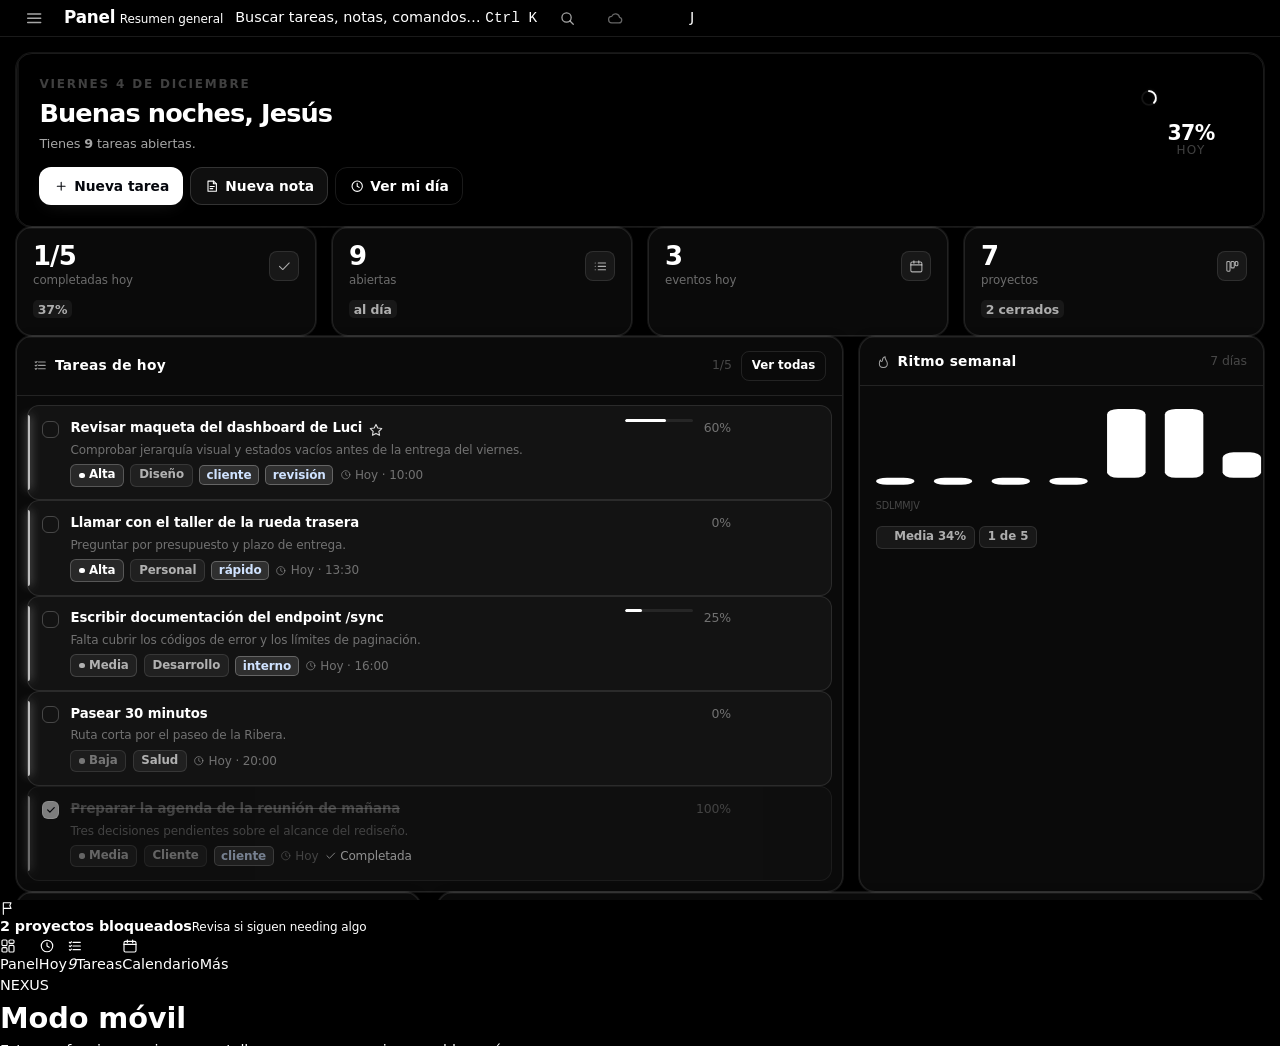
<file: index.html>
<!DOCTYPE html>
<html lang="es" >
<head>
<meta charset="utf-8" />
<!-- viewport real: permite que el layout se adapte al ancho del móvil.
     Un width fijo (p.ej. 1366) obligaría al navegador a no estrechar nada. -->
<meta name="viewport" content="width=device-width, initial-scale=1, viewport-fit=cover" />
<meta name="theme-color" content="#000000" />
<meta name="apple-mobile-web-app-capable" content="yes" />
<meta name="mobile-web-app-capable" content="yes" />
<meta name="apple-mobile-web-app-status-bar-style" content="black-translucent" />
<meta name="apple-mobile-web-app-title" content="NEXUS" />
<meta name="format-detection" content="telephone=no" />
<title>NEXUS · Centro de Control</title>
<meta name="color-scheme" content="dark" />
<link rel="icon" href="data:image/svg+xml,%3Csvg xmlns='http://www.w3.org/2000/svg' viewBox='0 0 32 32'%3E%3Crect width='32' height='32' rx='8' fill='%23000'/%3E%3Cpath d='M10 23V9l12 12V9' stroke='%23ffffff' stroke-width='2.4' fill='none' stroke-linecap='round' stroke-linejoin='round'/%3E%3C/svg%3E" />
<style>:root{--bg:#000;--panel:rgba(255,255,255,.04);--panel-2:rgba(255,255,255,.06);
--panel-3:rgba(255,255,255,.09);--stroke:rgba(255,255,255,.10);
--stroke-2:rgba(255,255,255,.15);--stroke-3:rgba(255,255,255,.22);
--txt:#fff;--txt-2:rgba(255,255,255,.65);--txt-3:rgba(255,255,255,.40);
--txt-4:rgba(255,255,255,.25);--r:16px;--r-sm:12px;--r-xs:8px;
--gap:1rem;--pad:1.2rem;--fs:1;--dur:.32s;--dur-fast:.16s;
--ease:cubic-bezier(.22,1,.36,1);--shadow:0 12px 32px -10px rgba(0,0,0,.8);
--glow:0 0 0 1px rgba(255,255,255,.08)}
body[data-dens="compact"]{--gap:.85rem;--pad:.95rem}
body[data-dens="roomy"]{--gap:1.25rem;--pad:1.45rem}
body.no-anim *{animation-duration:.001ms!important;transition-duration:.001ms!important}
@media (prefers-reduced-motion:reduce){*{animation-duration:.001ms!important;transition-duration:.001ms!important}}
*{box-sizing:border-box}[hidden]{display:none!important}
html{font-size:calc(16px * var(--fs));-webkit-text-size-adjust:100%}
body{margin:0;background:var(--bg);color:var(--txt);
font-family:-apple-system,BlinkMacSystemFont,"Segoe UI",system-ui,sans-serif;
font-size:.9rem;line-height:1.5;letter-spacing:-.008em;overflow:hidden;
height:100vh;overscroll-behavior:none;-webkit-font-smoothing:antialiased;
touch-action:pan-y pinch-zoom}
.scroll-y,.view,.nav,.notes-scroll,.agenda-list,.col-b,.modal-b,.pal-list,.panel-body{
-webkit-overflow-scrolling:touch;overscroll-behavior:contain}
button,input,textarea,select{font:inherit;color:inherit}
button{background:none;border:0;cursor:pointer;padding:0;-webkit-tap-highlight-color:transparent}
input,textarea,select{background:none;border:0;outline:0}
ul,ol{margin:0;padding:0;list-style:none}h1,h2,h3,h4,p{margin:0}
a{color:var(--txt);text-decoration:none}svg{display:block;flex:none;width:1rem;height:1rem}
::selection{background:rgba(255,255,255,.24);color:#fff}
:focus-visible{outline:2px solid rgba(255,255,255,.6);outline-offset:2px;border-radius:6px}
*::-webkit-scrollbar{width:8px;height:8px}*::-webkit-scrollbar-track{background:transparent}
*::-webkit-scrollbar-thumb{background:rgba(255,255,255,.12);border:2px solid transparent;
background-clip:content-box;border-radius:20px}
.app{display:grid;grid-template-rows:3.5rem 1fr auto;height:100vh;overflow:hidden}
.topbar{position:sticky;top:0;z-index:100;display:flex;align-items:center;gap:.75rem;
padding:0 1rem;background:rgba(0,0,0,.92);border-bottom:1px solid var(--stroke);
backdrop-filter:blur(20px);-webkit-backdrop-filter:blur(20px)}
.nav-toggle{display:grid;place-items:center;width:2.25rem;height:2.25rem;
border-radius:10px;color:var(--txt-2);transition:all .16s}
.nav-toggle svg{width:1.15rem;height:1.15rem;stroke-width:1.9}
.nav-toggle:active{transform:scale(.94)}
#pageTitle{font-size:1.05rem;font-weight:700;letter-spacing:-.012em;flex:1;
overflow:hidden;text-overflow:ellipsis;white-space:nowrap}
.top-right{display:flex;align-items:center;gap:.65rem}
#cloudBtn{display:grid;place-items:center;width:2.25rem;height:2.25rem;
border-radius:10px;color:var(--txt-3);transition:all .16s}
#cloudBtn svg{width:1.05rem;height:1.05rem;stroke-width:1.8}
.clock{display:none}.icon-btn{display:grid;place-items:center;width:2.25rem;height:2.25rem;
border-radius:10px;color:var(--txt-2);transition:all .16s}
.icon-btn svg{width:1.05rem;height:1.05rem;stroke-width:1.8}
.view{overflow-y:auto;padding:1rem 1rem calc(env(safe-area-inset-bottom,0px) + 5rem)}
.sidebar{position:fixed;top:0;bottom:0;left:0;width:min(85vw,20rem);
background:rgba(0,0,0,.96);border-right:1px solid var(--stroke);z-index:200;
transform:translateX(-100%);transition:transform .32s var(--ease);display:flex;flex-direction:column}
body.nav-open .sidebar{transform:translateX(0)}
.side-head{padding:1.2rem 1rem;border-bottom:1px solid var(--stroke);
display:flex;align-items:center;gap:.65rem}
.side-head h2{font-size:.95rem;font-weight:700;flex:1}
.nav{flex:1;overflow-y:auto;padding:.5rem}
.nav-item{display:flex;align-items:center;gap:.75rem;padding:.72rem .85rem;
border-radius:12px;color:var(--txt-2);font-size:.9rem;font-weight:700;
transition:all .16s;min-height:2.75rem}
.nav-item svg{width:1.1rem;height:1.1rem;stroke-width:1.8;opacity:.7;flex:none}
.nav-item:active{transform:scale(.97)}
.nav-item.on{background:rgba(255,255,255,.09);color:var(--txt)}
.nav-item.on svg{opacity:1;stroke-width:2}
.nav-badge{margin-left:auto;min-width:1.35rem;height:1.35rem;padding:0 .35rem;
border-radius:8px;background:rgba(255,255,255,.14);font-size:.7rem;font-weight:700;
display:grid;place-items:center}
.nav-item.on .nav-badge{background:rgba(255,255,255,.22)}
.side-foot{padding:1rem;border-top:1px solid var(--stroke);display:flex;align-items:center;gap:.75rem}
.side-foot .avatar{width:2.25rem;height:2.25rem;border-radius:10px;
background:var(--panel-2);border:1px solid var(--stroke);display:grid;place-items:center;
font-size:.8rem;font-weight:700}
.side-foot .u{flex:1;min-width:0}
.side-foot .u b{display:block;font-size:.8rem;overflow:hidden;text-overflow:ellipsis;white-space:nowrap}
.side-foot .u small{display:block;font-size:.7rem;color:var(--txt-3);overflow:hidden;text-overflow:ellipsis;white-space:nowrap}
.nav-scrim{position:fixed;inset:0;z-index:199;background:rgba(0,0,0,.7);
opacity:0;pointer-events:none;transition:opacity .32s}
body.nav-open .nav-scrim{opacity:1;pointer-events:auto}
@keyframes fadeIn{from{opacity:0}to{opacity:1}}
@keyframes slideUp{from{transform:translateY(1.5rem);opacity:0}to{transform:translateY(0);opacity:1}}
@keyframes spin{from{transform:rotate(0deg)}to{transform:rotate(360deg)}}
@media (max-width:374px){html{font-size:calc(15px * var(--fs))}.topbar{padding:0 .75rem}}

/* microinteracciones táctiles */
@media (hover:none) and (pointer:coarse){
  .kcard:active{transform:scale(.97)}
  .card:active{transform:scale(.97)}
  .nav-item:active{transform:scale(.97);background:rgba(255,255,255,.12)}
  .tab:active{transform:scale(.92)}
  .btn:active{transform:scale(.96);background:var(--panel-3)}
  .card:active{transform:scale(.98)}
  .kcard:active{transform:scale(.98)}
  .task:active{transform:scale(.98);background:var(--panel-2)}
  .note-item:active{transform:scale(.98);background:var(--panel-2)}
}
/* ============================================================
   primitivos
   ============================================================ */
.card{
  background:var(--panel);border:1px solid var(--stroke);border-radius:var(--r);
  /* Sin backdrop-filter en tarjeta: sobre un fondo negro solido no aporta nada
     y en movilTowards el aspecto de "todo borroso". El profundidad viene
     del borde y del box-shadow. */
  box-shadow:var(--glow),0 2px 10px rgba(0,0,0,.55);position:relative;overflow:hidden;
  transition:border-color var(--dur) var(--ease),background var(--dur) var(--ease),transform var(--dur) var(--ease),box-shadow var(--dur) var(--ease)
}
.card::before{
  content:"";position:absolute;inset:0 0 auto;height:1px;
  background:rgba(255,255,255,.07);
  opacity:.7;pointer-events:none
}
.card.hoverable:hover{border-color:var(--stroke-2);background:var(--panel-2);transform:translateY(-2px);box-shadow:var(--glow),0 2px 10px rgba(0,0,0,.55),var(--shadow)}
.card.hoverable:active{transform:translateY(0) scale(.996)}
.card-h{display:flex;align-items:center;gap:.6rem;padding:.85rem 1rem;border-bottom:1px solid var(--stroke);min-width:0}
.card-h h3{font-size:.86rem;font-weight:650;letter-spacing:.02em;flex:1;display:flex;align-items:center;gap:.45rem;min-width:0;overflow:hidden;text-overflow:ellipsis;white-space:nowrap}
.card-h h3 svg{width:.92rem;height:.92rem;stroke-width:1.7;opacity:.6}
.card-h .hint{font-size:.78rem;color:var(--txt-4);font-weight:500}
.card-b{padding:1rem}
.card-b.tight{padding:.6rem}
.card-f{padding:.7rem 1rem;border-top:1px solid var(--stroke);display:flex;align-items:center;gap:.5rem}

.eyebrow{font-size:.75rem;text-transform:uppercase;letter-spacing:.15em;color:var(--txt-4);font-weight:650}
.muted{color:var(--txt-3)}
.mono{font-variant-numeric:tabular-nums;font-feature-settings:"tnum"}

.btn{
  display:inline-flex;align-items:center;justify-content:center;gap:.4rem;height:2.35rem;padding:0 .82rem;
  border-radius:var(--r-sm);background:var(--panel-2);border:1px solid var(--stroke-2);
  font-size:.86rem;font-weight:700;color:var(--txt);white-space:nowrap;
  transition:background var(--dur-fast),border-color var(--dur-fast),transform var(--dur-fast),box-shadow var(--dur-fast),color var(--dur-fast)
}
.btn svg{width:.9rem;height:.9rem;stroke-width:1.8}
.btn:hover{background:var(--panel-3);border-color:var(--stroke-3);transform:translateY(-1px)}
.btn:active{transform:translateY(0) scale(.97)}
/* el boton principal pierde el degradado; el peso y el brillo siguen */
.btn.primary{
  background:var(--txt);color:#05070d;border-color:transparent;font-weight:700;
  box-shadow:0 6px 18px -8px rgba(255,255,255,.12)
}
.btn.primary:hover{box-shadow:0 10px 26px -9px rgba(255,255,255,.12);filter:brightness(1.08)}
.btn.ghost{background:transparent;border-color:var(--stroke)}
.btn.ghost:hover{background:var(--panel-2)}
.btn.danger{color:var(--txt);border-color:var(--stroke-2);background:var(--panel-2)}
.btn.danger:hover{background:var(--panel-3);border-color:var(--stroke-3)}
.btn.xs{height:1.9rem;padding:0 .58rem;font-size:.74rem;border-radius:8px}
.btn.xs svg{width:.8rem;height:.8rem}
.btn.icon{width:2.1rem;padding:0}
.btn.icon.xs{width:1.68rem}
.btn.block{width:100%}
.btn[disabled]{opacity:.42;pointer-events:none}

.chip{
  display:inline-flex;align-items:center;gap:.28rem;height:1.42rem;padding:0 .48rem;border-radius:6px;
  background:var(--panel-2);border:1px solid var(--stroke);font-size:.74rem;font-weight:700;color:var(--txt-2);
  white-space:nowrap;transition:background var(--dur-fast),color var(--dur-fast),border-color var(--dur-fast)
}
button.chip{cursor:pointer}
button.chip:hover{background:var(--panel-3);color:var(--txt)}
.chip.on{background:rgba(255,255,255,.12);border-color:rgba(255,255,255,.12);color:#fff}
.chip .dot{width:.34rem;height:.34rem;border-radius:50%;background:currentColor}
.chip svg{width:.74rem;height:.74rem;flex:none}
.chip.p-alta{color:var(--txt);background:var(--panel-3);border-color:var(--stroke-3);font-weight:800}
.chip.p-media{color:var(--txt-2);background:var(--panel-2);border-color:var(--stroke-2)}
.chip.p-baja{color:var(--txt-3);background:var(--panel);border-color:var(--stroke)}
.chip.p-alta .dot,.chip.p-media .dot,.chip.p-baja .dot{box-shadow:none}

.seg{display:inline-flex;padding:2px;border-radius:9px;background:var(--panel);border:1px solid var(--stroke);gap:2px}
.seg button{padding:.32rem .62rem;border-radius:7px;font-size:.78rem;font-weight:700;color:var(--txt-3);transition:background var(--dur-fast),color var(--dur-fast)}
.seg button:hover{color:var(--txt)}
.seg button.on{background:var(--panel-3);color:var(--txt);box-shadow:0 1px 0 0 rgba(255,255,255,.06) inset}

.field{display:flex;flex-direction:column;gap:.32rem}
.field label{font-size:.74rem;text-transform:uppercase;letter-spacing:.1em;color:var(--txt-4);font-weight:650}
.input,.textarea,.select{
  width:100%;background:rgba(0,0,0,.34);border:1px solid var(--stroke);border-radius:10px;
  padding:.8rem .9rem;font-size:.82rem;color:var(--txt);
  transition:border-color var(--dur-fast),background var(--dur-fast),box-shadow var(--dur-fast)
}
.input::placeholder,.textarea::placeholder{color:var(--txt-4)}
.input:hover,.textarea:hover,.select:hover{border-color:var(--stroke-2)}
.input:focus,.textarea:focus,.select:focus{border-color:rgba(255,255,255,.12);background:rgba(0,0,0,.5);
  box-shadow:0 0 0 3px rgba(255,255,255,.12)}
.textarea{min-height:5.5rem;line-height:1.55}
.select{appearance:none;cursor:pointer;padding-right:1.7rem;
  background:none;
  background-position:calc(100% - .88rem) 52%,calc(100% - .62rem) 52%;
  background-size:5px 5px,5px 5px;background-repeat:no-repeat}
.select option{background:#0b0b0d;color:var(--txt)}
input[type=date]::-webkit-calendar-picker-indicator,
input[type=time]::-webkit-calendar-picker-indicator{filter:invert(1) opacity(.4);cursor:pointer}
.switch{position:relative;width:2.3rem;height:1.32rem;flex:none;border-radius:20px;cursor:pointer;
  background:rgba(255,255,255,.1);border:1px solid var(--stroke-2);transition:background var(--dur) var(--ease),border-color var(--dur)}
.switch::after{content:"";position:absolute;top:1px;left:1px;width:1.1rem;height:1.1rem;border-radius:50%;
  background:#fff;box-shadow:0 2px 6px rgba(0,0,0,.6);transition:transform var(--dur) var(--ease)}
.switch.on{background:var(--txt);border-color:transparent}
.switch.on::after{transform:translateX(.96rem)}
.range{appearance:none;width:100%;height:3px;border-radius:3px;background:rgba(255,255,255,.12);cursor:pointer}
.range::-webkit-slider-thumb{appearance:none;width:.92rem;height:.92rem;border-radius:50%;background:#fff;
  box-shadow:0 2px 8px rgba(0,0,0,.7),0 0 0 1px rgba(0,0,0,.35);transition:transform var(--dur-fast)}
.range::-webkit-slider-thumb:hover{transform:scale(1.18)}

.prog{height:3px;border-radius:3px;background:rgba(255,255,255,.08);overflow:hidden;position:relative}
.prog i{display:block;height:100%;border-radius:3px;background:var(--txt);
  transition:width .55s var(--ease);position:relative}
.prog i::after{display:none}

.stat{display:flex;flex-direction:column;gap:.1rem}
.stat b{font-size:1.62rem;font-weight:680;letter-spacing:-.035em;line-height:1.05;font-variant-numeric:tabular-nums}
.stat span{font-size:.74rem;color:var(--txt-3);display:flex;align-items:center;gap:.3rem}
.stat .up{color:rgba(255,255,255,.85);font-weight:700}
.stat .dn{color:rgba(255,255,255,.85);font-weight:700}
.delta{font-size:.78rem;font-weight:700;padding:.1rem .3rem;border-radius:5px}
.delta.up{background:var(--panel-2);color:var(--txt-2)}
.delta.dn{background:var(--panel-2);color:var(--txt-2)}

.empty{display:flex;flex-direction:column;align-items:center;gap:.4rem;padding:2.4rem 1rem;text-align:center;color:var(--txt-4)}
.empty svg{width:1.7rem;height:1.7rem;stroke-width:1.3;opacity:.5;margin-bottom:.2rem}
.empty b{font-size:.83rem;color:var(--txt-2);font-weight:700}
.empty p{font-size:.78rem;max-width:17rem;line-height:1.5}

/* ============================================================
   dashboard
   ============================================================ */
.hero{
  display:grid;grid-template-columns:1fr auto;gap:1.2rem;align-items:center;
  padding:1.3rem 1.4rem;border-radius:var(--r);position:relative;overflow:hidden;
  background:rgba(255,255,255,.12),var(--panel);
  border:1px solid var(--stroke);box-shadow:var(--glow),0 2px 10px rgba(0,0,0,.55);
  box-shadow:var(--glow),0 2px 10px rgba(0,0,0,.55);position:relative;overflow:hidden;
    /* el hero tampoco lleva backdrop-filter: fondo negro solido, cero ventaja */
    transition:transform .3s var(--ease)
  }
/* sin degradados: la profundidad viene de bordes y sombras, no de mezclas */
.hero::after{
  content:"";position:absolute;inset:0;pointer-events:none;
  border-left:2px solid rgba(255,255,255,.12);
  opacity:.55
}
.hero h1{font-size:1.6rem;font-weight:680;letter-spacing:-.035em;line-height:1.16}
.hero h1 em{font-style:normal;color:var(--txt);font-weight:700}
.hero p{font-size:.8rem;color:var(--txt-2);margin-top:.3rem}
.hero-acts{display:flex;gap:.45rem;margin-top:.9rem}
.ring{position:relative;width:6.2rem;height:6.2rem;flex:none}
.ring svg{transform:rotate(-90deg);overflow:visible}
.ring circle{fill:none;stroke-width:7;stroke-linecap:round}
.ring .bg{stroke:rgba(255,255,255,.08)}
.ring .fg{stroke:var(--txt);transition:stroke-dashoffset .9s var(--ease);filter:drop-shadow(0 0 6px rgba(255,255,255,.12))}
.ring-txt{position:absolute;inset:0;display:grid;place-content:center;text-align:center;line-height:1.1}
.ring-txt b{font-size:1.28rem;font-weight:700;letter-spacing:-.03em;font-variant-numeric:tabular-nums}
.ring-txt span{font-size:.75rem;text-transform:uppercase;letter-spacing:.11em;color:var(--txt-4)}

/* ============================================================
   grid · minmax(0,1fr) en todas las rejillas: con 1fr a secas el
   ancho minimo del contenido (texto, chips) desvia las columnas y
   provoca desbordes. Verificado en movil y escritorio.
   ============================================================ */
.grid{display:grid;gap:var(--gap)}
.g-4{grid-template-columns:repeat(4,minmax(0,1fr))}
.g-3{grid-template-columns:repeat(3,minmax(0,1fr))}
.g-2{grid-template-columns:repeat(2,minmax(0,1fr))}
.span-2{grid-column:span 2}
.span-3{grid-column:span 3}

.kpis{display:grid;grid-template-columns:repeat(4,1fr);gap:var(--gap)}
.kpi{padding:.95rem 1rem;display:flex;flex-direction:column;gap:.55rem}
.kpi-top{display:flex;align-items:center;justify-content:space-between;gap:.5rem}
.kpi-top .ico{width:1.85rem;height:1.85rem;border-radius:8px;display:grid;place-items:center;
  background:var(--panel-2);border:1px solid var(--stroke);color:var(--txt-2)}
.kpi-top .ico svg{width:.92rem;height:.92rem;stroke-width:1.7}
.kpi.spk .ico{color:var(--txt);border-color:rgba(255,255,255,.12);
  background:rgba(255,255,255,.12)}
.spark{height:1.6rem;width:100%;margin-top:auto}
.spark path.l{fill:none;stroke:var(--txt);stroke-width:1.7;stroke-linecap:round;stroke-linejoin:round}
.spark path.a{fill:var(--txt);opacity:.22;stroke:none}

/* listas */
.lst{display:flex;flex-direction:column}
.lst-row{display:flex;align-items:center;gap:.6rem;padding:.52rem .3rem;border-bottom:1px solid var(--stroke);
  transition:background var(--dur-fast),transform var(--dur-fast);border-radius:6px}
.lst-row:last-child{border-bottom:0}
.lst-row:hover{background:var(--panel-2)}
.lst-row .tt{flex:1;min-width:0}
.lst-row .tt b{display:block;font-size:.82rem;font-weight:550;white-space:nowrap;overflow:hidden;text-overflow:ellipsis}
.lst-row .tt small{font-size:.75rem;color:var(--txt-3);display:flex;align-items:center;gap:.3rem;margin-top:.05rem}
.lst-row .tt small .sep{opacity:.4}

.chk{width:1.08rem;height:1.08rem;flex:none;border-radius:6px;border:1.5px solid var(--stroke-3);
  display:grid;place-items:center;cursor:pointer;position:relative;
  transition:background var(--dur-fast),border-color var(--dur-fast),transform var(--dur-fast)}
.chk:hover{border-color:color-mix(in srgb,rgba(255,255,255,.85) 60%,transparent);transform:scale(1.12)}
.chk svg{width:.62rem;height:.62rem;stroke:#05070d;stroke-width:3;opacity:0;transform:scale(.4);
  transition:opacity var(--dur-fast),transform var(--dur-fast)}
.chk.on{background:rgba(255,255,255,.85);border-color:rgba(255,255,255,.85)}
.chk.on svg{opacity:1;transform:none}
.chk .ringfx{position:absolute;inset:-2px;border-radius:9px;border:2px solid rgba(255,255,255,.85);opacity:0;pointer-events:none}
.chk.burst .ringfx{animation:burst .55s var(--ease)}
@keyframes burst{0%{opacity:.9;transform:scale(.7)}100%{opacity:0;transform:scale(2.5)}}
.row-done .tt b{color:var(--txt-4);text-decoration:line-through;text-decoration-color:var(--txt-4)}

.star{width:1.15rem;height:1.15rem;flex:none;color:var(--txt-4);cursor:pointer;stroke-width:1.6;
  transition:color var(--dur-fast),transform var(--dur-fast)}
.star:hover{color:rgba(255,255,255,.85);transform:scale(1.2)}
.star.on{color:rgba(255,255,255,.85);fill:rgba(255,255,255,.85);stroke:rgba(255,255,255,.85)}
.star.pulse{animation:starPop .42s var(--ease)}
@keyframes starPop{0%{transform:scale(1)}45%{transform:scale(1.5) rotate(18deg)}100%{transform:scale(1)}}

.avs{display:flex;align-items:center}
.avs .a{width:1.55rem;height:1.55rem;border-radius:50%;display:grid;place-items:center;font-size:.78rem;font-weight:700;
  color:#05070d;margin-left:-.42rem;border:2px solid #0a0a0c;box-shadow:0 2px 8px rgba(0,0,0,.5)}
.avs .a:first-child{margin-left:0}
.avs .more{background:var(--panel-3)!important;color:var(--txt-2)!important}

.feed{display:flex;flex-direction:column;gap:.1rem}
.feed-row{display:flex;gap:.65rem;padding:.5rem .1rem;position:relative;transition:background var(--dur-fast);border-radius:7px}
.feed-row:hover{background:var(--panel-2)}
.feed-ico{width:1.6rem;height:1.6rem;flex:none;border-radius:8px;display:grid;place-items:center;
  background:var(--panel-2);border:1px solid var(--stroke);color:var(--txt-2);position:relative;z-index:1}
.feed-ico svg{width:.8rem;height:.8rem;stroke-width:1.8}
.feed-row::before{content:"";position:absolute;left:.79rem;top:2.1rem;bottom:-.1rem;width:1px;background:var(--stroke)}
.feed-row:last-child::before{display:none}
.feed-b{flex:1;min-width:0;padding-bottom:.1rem}
.feed-b p{font-size:.78rem;line-height:1.42;color:var(--txt-2)}
.feed-b p b{color:var(--txt);font-weight:700}
.feed-b time{font-size:.7rem;color:var(--txt-4)}

/* ============================================================
   tareas
   ============================================================ */
.toolbar{display:flex;align-items:center;gap:.55rem;flex-wrap:wrap;padding:.8rem .9rem}
.toolbar .grow{flex:1;min-width:8rem}
.search-i{display:flex;align-items:center;gap:.45rem;background:rgba(0,0,0,.3);border:1px solid var(--stroke);
  border-radius:10px;padding:0 .55rem;height:1.95rem;flex:1;min-width:9rem;transition:border-color var(--dur-fast)}
.search-i:focus-within{border-color:rgba(255,255,255,.12)}
.search-i .ic{width:.82rem;height:.82rem;border:1.5px solid var(--txt-4);border-radius:50%;position:relative;flex:none}
.search-i .ic::after{content:"";position:absolute;width:.38rem;height:1.5px;background:var(--txt-4);
  right:-.24rem;bottom:-.11rem;transform:rotate(45deg);border-radius:2px}
.search-i input{flex:1;font-size:.82rem;min-width:0}

.task{
  display:flex;align-items:flex-start;gap:.7rem;padding:.8rem .9rem;border-radius:var(--r-sm);
  border:1px solid var(--stroke);background:var(--panel);position:relative;
  transition:border-color var(--dur-fast),background var(--dur-fast),transform var(--dur-fast),box-shadow var(--dur-fast)
}
.task:hover{border-color:var(--stroke-2);background:var(--panel-2);transform:translateX(2px)}
.task::before{content:"";position:absolute;left:0;top:9px;bottom:9px;width:2px;border-radius:0 2px 2px 0;
  background:var(--pr,var(--txt));opacity:.85;box-shadow:0 0 10px var(--pr,var(--txt))}
.task.p-alta{--pr:rgba(255,255,255,.85)}.task.p-media{--pr:rgba(255,255,255,.85)}.task.p-baja{--pr:rgba(255,255,255,.85)}.task.p-none{--pr:var(--txt-4)}
.task .chk{margin-top:.1rem}
.task-b{flex:1;min-width:0;display:flex;flex-direction:column;gap:.3rem}
.task-b h4{font-size:.83rem;font-weight:550;line-height:1.35;display:flex;align-items:center;gap:.35rem}
.task-b h4 .t{overflow:hidden;text-overflow:ellipsis;white-space:nowrap}
.task-b .desc{font-size:.75rem;color:var(--txt-3);line-height:1.45;display:-webkit-box;-webkit-line-clamp:2;-webkit-box-orient:vertical;overflow:hidden}
.task.done{opacity:.55}
.task.done h4 .t{text-decoration:line-through;color:var(--txt-3)}
.task-meta{display:flex;align-items:center;gap:.4rem;flex-wrap:wrap}
.task-meta .m{font-size:.75rem;color:var(--txt-3);display:inline-flex;align-items:center;gap:.24rem}
.task-meta .m svg{width:.72rem;height:.72rem;stroke-width:1.8}
.task-meta .m.late{color:#ffb3bf}
.task-acts{display:flex;gap:.15rem;opacity:0;transition:opacity var(--dur-fast);flex:none}
.task:hover .task-acts,.task:focus-within .task-acts{opacity:1}
.task-pct{font-size:.78rem;color:var(--txt-3);font-variant-numeric:tabular-nums;flex:none;min-width:1.7rem;text-align:right}
.task.removing{animation:taskOut .26s var(--ease-in) forwards}
@keyframes taskOut{to{opacity:0;transform:translateX(22px) scale(.96);height:0;padding-top:0;padding-bottom:0;margin:0;border-width:0}}
.task.ghosting{opacity:.28}
.task.drag-ghost{
  position:fixed;z-index:900;pointer-events:none;box-shadow:var(--shadow-lg);
  border-color:rgba(255,255,255,.12);background:#101014;
  transform:rotate(1.4deg) scale(1.015);animation:none!important;margin:0
}

.tag{display:inline-flex;align-items:center;height:1.24rem;padding:0 .4rem;border-radius:5px;font-size:.75rem;font-weight:700;
  background:var(--tc,rgba(255,255,255,.12));color:var(--tc-t,#cfe2ff);
  border:1px solid color-mix(in srgb,var(--tc,var(--txt)) 26%,transparent)}

/* ============================================================
   calendario
   ============================================================ */
.cal-wrap{display:grid;grid-template-columns:1fr 19.5rem;gap:var(--gap);align-items:start}
.cal-nav{display:flex;align-items:center;gap:.3rem}
.cal-nav h3{font-size:.9rem;font-weight:650;letter-spacing:-.01em;min-width:8.6rem;text-transform:capitalize}
/* minmax(0,1fr) es imprescindible: con 1fr a secas, el ancho minimo del
   contenido (el texto de cada celda) reparte columnas desiguales y desborda.
   Este fix sirve para movil Y escritorio. */
.cal-grid{display:grid;grid-template-columns:repeat(7,minmax(0,1fr));border-top:1px solid var(--stroke);border-left:1px solid var(--stroke)}
.cal-dow{font-size:.68rem;text-transform:uppercase;letter-spacing:.11em;color:var(--txt-4);
  padding:.5rem .35rem;text-align:center;font-weight:650;border-right:1px solid var(--stroke);border-bottom:1px solid var(--stroke);
  overflow:hidden;text-overflow:ellipsis;white-space:nowrap;min-width:0}
.cal-cell{
  border-right:1px solid var(--stroke);border-bottom:1px solid var(--stroke);
  min-height:5.4rem;min-width:0;padding:.35rem .4rem;display:flex;flex-direction:column;gap:.22rem;
  cursor:pointer;position:relative;transition:background var(--dur-fast);
}
.cal-cell:hover{background:var(--panel-2)}
.cal-cell.out{opacity:.32}
.cal-cell .dn{font-size:.75rem;color:var(--txt-2);font-variant-numeric:tabular-nums;
  width:1.35rem;height:1.35rem;display:grid;place-items:center;border-radius:50%;transition:all var(--dur-fast) cubic-bezier(.22,1,.36,1)}
.cal-cell.out .dn{color:var(--txt-4)}
.cal-cell.today .dn{background:var(--txt);color:#05070d;font-weight:700;
  box-shadow:0 0 14px -2px rgba(255,255,255,.12)}
.cal-cell.sel{background:rgba(255,255,255,.12);box-shadow:inset 0 0 0 1px rgba(255,255,255,.12)}
.cal-cell.sel .dn{color:#fff;font-weight:700}
.ev-dot{width:100%;display:flex;align-items:center;gap:.25rem;font-size:.74rem;padding:.13rem .28rem;border-radius:5px;
  background:var(--panel-2);border-left:2px solid var(--ec,var(--txt));color:var(--txt-2);
  white-space:nowrap;overflow:hidden;text-overflow:ellipsis;transition:background var(--dur-fast),transform var(--dur-fast)}
.ev-dot:hover{background:var(--panel-3);transform:translateX(2px)}
.ev-dot.more{background:none;border:0;color:var(--txt-4);padding-left:.28rem;cursor:pointer}
.ev-dot.now{box-shadow:0 0 0 1px rgba(255,255,255,.12)}

.agenda{padding:.85rem;display:flex;flex-direction:column;gap:.55rem;position:sticky;top:0}
.agenda-date{font-size:.86rem;font-weight:650;display:flex;flex-direction:column;gap:.05rem}
.agenda-date small{font-size:.78rem;color:var(--txt-3);font-weight:400;text-transform:capitalize}
.agenda-list{display:flex;flex-direction:column;gap:.35rem;max-height:26rem;overflow-y:auto}
.agenda-ev{display:flex;gap:.55rem;padding:.45rem .5rem;border-radius:8px;background:var(--panel);
  border:1px solid var(--stroke);border-left:2px solid var(--ec,var(--txt));
  transition:background var(--dur-fast),transform var(--dur-fast),border-color var(--dur-fast);cursor:pointer}
.agenda-ev:hover{background:var(--panel-2);transform:translateX(2px)}
.agenda-ev .t{flex:1;min-width:0}
.agenda-ev .t b{display:block;font-size:.78rem;font-weight:550;white-space:nowrap;overflow:hidden;text-overflow:ellipsis}
.agenda-ev .t small{font-size:.74rem;color:var(--txt-3);font-variant-numeric:tabular-nums}
.agenda-ev .x{opacity:0;transition:opacity var(--dur-fast)}
.agenda-ev:hover .x{opacity:1}/* ============================================================
   kanban / proyectos
   ============================================================ */
.board{display:grid;grid-template-columns:repeat(4,minmax(13.5rem,1fr));gap:var(--gap);align-items:start}
.col{display:flex;flex-direction:column;border-radius:var(--r);border:1px solid var(--stroke);
  background:rgba(255,255,255,.016);max-height:calc(100vh - 12.5rem);transition:border-color var(--dur),background var(--dur)}
.col.over{border-color:rgba(255,255,255,.12);background:rgba(255,255,255,.12)}
.col-h{display:flex;align-items:center;gap:.45rem;padding:.65rem .75rem;border-bottom:1px solid var(--stroke);flex:none}
.col-h .cd{width:.42rem;height:.42rem;border-radius:50%;background:var(--cc,var(--txt));box-shadow:0 0 9px var(--cc,var(--txt))}
.col-h b{font-size:.78rem;font-weight:650;flex:1;letter-spacing:.01em}
.col-h .n{font-size:.73rem;color:var(--txt-3);background:var(--panel-2);border-radius:20px;padding:.06rem .34rem;
  font-variant-numeric:tabular-nums;font-weight:650}
.col-b{flex:1;overflow-y:auto;padding:.5rem;display:flex;flex-direction:column;gap:.42rem;min-height:4.5rem}
.col-b.over{background:rgba(255,255,255,.12);border-radius:var(--r-xs)}
.kcard{
  border-radius:var(--r-sm);border:1px solid var(--stroke);background:var(--panel-2);padding:.58rem .62rem;
  display:flex;flex-direction:column;gap:.4rem;cursor:grab;position:relative;user-select:none;
  /* El raton arrastra al instante. En tactil el scroll tiene prioridad, asi que
     el arrastre se arma con pulsacion larga y se cambia a touch-action:none
     solo cuando el dedo ya esta "agarrando" la tarjeta (ver onPointerDown). */
  /* pan-y permite el scroll vertical con el dedo; el arrastre horizontal se
     habilita solo cuando la tarjeta ya esta agarrada (.dragging-active) */
  touch-action:pan-y;-webkit-touch-callout:none;
  transition:border-color var(--dur-fast),background var(--dur-fast),transform var(--dur-fast),box-shadow var(--dur-fast),opacity var(--dur-fast)
}
/* feedback de "pulsacion larga en curso" */
.kcard.pressing{
  transform:scale(.97);
  border-color:rgba(255,255,255,.12);
  background:var(--panel-3);
  box-shadow:0 10px 30px -14px rgba(0,0,0,.95)
}
/* mientras se arrastra con el dedo, el scroll debe ceder */
.kcard.dragging-active{touch-action:none}
.kcard:hover{border-color:var(--stroke-2);background:var(--panel-3);transform:translateY(-1px);box-shadow:0 8px 20px -12px rgba(0,0,0,.9)}
.kcard:active{cursor:grabbing}
.kcard.drag-ghost{position:fixed;z-index:900;width:var(--kw);pointer-events:none;box-shadow:var(--shadow-lg);
  border-color:rgba(255,255,255,.12);background:#121216;transform:rotate(1.6deg) scale(1.02);cursor:grabbing}
/* la original se atenúa solo un poco: si baja mucho, al soltar parece un flash */
.kcard.ghosting{opacity:.58;transition:opacity .18s ease}
.kcard h5{font-size:.775rem;font-weight:600;line-height:1.35;display:flex;gap:.35rem;align-items:flex-start}
.kcard h5 .t{flex:1}
.kcard .kd{font-size:.78rem;color:var(--txt-3);line-height:1.42;display:-webkit-box;-webkit-line-clamp:2;-webkit-box-orient:vertical;overflow:hidden}
.kcard-top{display:flex;align-items:center;gap:.3rem;flex-wrap:wrap}
.kcard-bot{display:flex;align-items:center;gap:.35rem}
.kcard-bot .prog{flex:1}
.kcard-bot .pc{font-size:.72rem;color:var(--txt-3);font-variant-numeric:tabular-nums;font-weight:650}
.kcard .grip{position:absolute;top:.4rem;right:.4rem;width:.9rem;height:.9rem;opacity:0;transition:opacity var(--dur-fast);color:var(--txt-4)}
.kcard:hover .grip{opacity:.8}
.kcard .kacts{display:flex;gap:.1rem;opacity:0;transition:opacity var(--dur-fast)}
.kcard:hover .kacts{opacity:1}
/* mover de columna sin arrastrar: accesible con el dedo y con teclado */
.kcard .kmove{display:flex;gap:.15rem;opacity:0;transition:opacity var(--dur-fast)}
.kcard:hover .kmove{opacity:1}
.kcard .kmove button{
  width:1.55rem;height:1.55rem;border-radius:6px;display:grid;place-items:center;
  background:var(--panel);border:1px solid var(--stroke);color:var(--txt-3);
  transition:background var(--dur-fast),color var(--dur-fast),transform var(--dur-fast)
}
.kcard .kmove button:hover{background:var(--panel-3);color:var(--txt)}
.kcard .kmove button:active{transform:scale(.9)}
.kcard .kmove button svg{width:.78rem;height:.78rem;stroke-width:2.1}
.kcard .kmove button:disabled{opacity:.28;pointer-events:none}
@media (hover:none){
  .kcard .kacts,.kcard .kmove{opacity:1}
}
.kcard.blocked{border-color:var(--stroke-3);background:var(--panel-3)}
.kcard.done-card{opacity:.62}
.kcard.done-card h5 .t{text-decoration:line-through;color:var(--txt-3)}
.ph{height:2.1rem;border-radius:var(--r-sm);border:1.5px dashed var(--stroke-2);
  background:var(--panel-2);flex:none}

/* ============================================================
   notas
   ============================================================ */
.notes{display:grid;grid-template-columns:14.5rem 1fr;gap:var(--gap);height:calc(100vh - 10.5rem);align-items:stretch}
.notes-list{display:flex;flex-direction:column;overflow:hidden}
.folders{padding:.5rem;border-bottom:1px solid var(--stroke);display:flex;flex-direction:column;gap:.1rem;max-height:9.5rem;overflow-y:auto}
.folder{display:flex;align-items:center;gap:.45rem;padding:.35rem .5rem;border-radius:7px;font-size:.77rem;
  color:var(--txt-2);width:100%;transition:background var(--dur-fast),color var(--dur-fast);text-align:left}
.folder svg{width:.85rem;height:.85rem;stroke-width:1.6;flex:none;opacity:.72}
.folder span{flex:1;overflow:hidden;text-overflow:ellipsis;white-space:nowrap;text-align:left}
.folder .n{font-size:.7rem;color:var(--txt-4);font-variant-numeric:tabular-nums}
.folder:hover{background:var(--panel-2);color:var(--txt)}
.folder.on{background:var(--panel-3);color:var(--txt);font-weight:600}
.folder.on svg{opacity:1;color:var(--txt)}
.notes-scroll{flex:1;overflow-y:auto;padding:.4rem}
.note-item{display:flex;flex-direction:column;gap:.14rem;padding:.5rem .55rem;border-radius:8px;width:100%;text-align:left;
  transition:background var(--dur-fast),transform var(--dur-fast);border:1px solid transparent}
.note-item:hover{background:var(--panel-2)}
.note-item.on{background:var(--panel-3);border-color:var(--stroke-2)}
.note-item b{font-size:.765rem;font-weight:600;white-space:nowrap;overflow:hidden;text-overflow:ellipsis;
  display:flex;align-items:center;gap:.3rem}
.note-item b svg{width:.7rem;height:.7rem;flex:none;color:rgba(255,255,255,.85);fill:rgba(255,255,255,.85);stroke:rgba(255,255,255,.85)}
.note-item p{font-size:.78rem;color:var(--txt-3);white-space:nowrap;overflow:hidden;text-overflow:ellipsis;line-height:1.4}
.note-item time{font-size:.78rem;color:var(--txt-4)}
.note-edit{display:flex;flex-direction:column;overflow:hidden}
.note-head{padding:.8rem 1rem;border-bottom:1px solid var(--stroke);display:flex;align-items:center;gap:.55rem;flex:none}
.note-title{flex:1;background:none;border:0;font-size:1.02rem;font-weight:650;letter-spacing:-.02em;min-width:0}
.note-body{flex:1;padding:1rem 1.1rem;overflow-y:auto}
.note-body .ntext{width:100%;border:0;background:none;font-size:.85rem;line-height:1.72;color:var(--txt-2);
  min-height:16rem;resize:none;font-family:inherit}
.note-body .ntext::placeholder{color:var(--txt-4)}
.note-body .ntext:focus{outline:none;color:var(--txt)}
.note-foot{padding:.55rem 1rem;border-top:1px solid var(--stroke);display:flex;align-items:center;gap:.5rem;flex:none;flex-wrap:wrap}

/* ============================================================
   estadísticas
   ============================================================ */
.chart{width:100%;display:block;overflow:visible}
.chart .gl{stroke:rgba(255,255,255,.055);stroke-width:1}
.chart .lb{fill:var(--txt-4);font-size:.73rem;font-weight:600;letter-spacing:.06em;text-transform:uppercase}
.chart .bar{fill:var(--txt);transition:opacity var(--dur-fast),y var(--dur) var(--ease),height var(--dur) var(--ease)}
.chart .bar:hover{opacity:.78}
.chart .ln{fill:none;stroke:var(--txt);stroke-width:1.9;stroke-linecap:round;stroke-linejoin:round}
.chart .ar{fill:var(--txt);opacity:.16}
.chart .pt{fill:#fff;stroke:var(--txt);stroke-width:1.9}
.hbar{display:flex;flex-direction:column;gap:.5rem}
.hbar-row{display:grid;grid-template-columns:5.6rem 1fr 2.2rem;align-items:center;gap:.55rem}
.hbar-row .l{font-size:.73rem;color:var(--txt-2);white-space:nowrap;overflow:hidden;text-overflow:ellipsis}
.hbar-row .v{font-size:.78rem;color:var(--txt-3);text-align:right;font-variant-numeric:tabular-nums;font-weight:650}
.donut{position:relative;display:grid;place-items:center}
.donut svg{transform:rotate(-90deg)}
.donut circle{fill:none;stroke-width:13;transition:stroke-dasharray .8s var(--ease),stroke-dashoffset .8s var(--ease)}
.donut-mid{position:absolute;text-align:center;line-height:1.2}
.donut-mid b{font-size:1.35rem;font-weight:700;letter-spacing:-.03em;font-variant-numeric:tabular-nums}
.donut-mid span{font-size:.78rem;text-transform:uppercase;letter-spacing:.11em;color:var(--txt-4)}
.legend{display:flex;flex-direction:column;gap:.34rem}
.legend div{display:flex;align-items:center;gap:.45rem;font-size:.73rem;color:var(--txt-2)}
.legend i{width:.5rem;height:.5rem;border-radius:2px;flex:none}
.legend .v{margin-left:auto;color:var(--txt-3);font-variant-numeric:tabular-nums;font-size:.75rem;font-weight:650}
.heat{display:grid;grid-template-columns:repeat(auto-fill,minmax(.72rem,1fr));gap:.2rem}
.heat i{aspect-ratio:1;border-radius:2.5px;background:rgba(255,255,255,.05);transition:transform var(--dur-fast),transform-origin center}
.heat i:hover{transform:scale(1.42)}
.heat i[data-l="1"]{background:rgba(255,255,255,.12)}
.heat i[data-l="2"]{background:rgba(255,255,255,.22)}
.heat i[data-l="3"]{background:rgba(255,255,255,.40)}
.heat i[data-l="4"]{background:var(--txt);box-shadow:0 0 8px -1px var(--txt)}

/* ============================================================
   command palette
   ============================================================ */
.palette-wrap{position:fixed;inset:0;z-index:800;display:grid;place-items:start center;padding-top:11vh;
  animation:fadeIn .2s var(--ease)}
@keyframes fadeIn{from{opacity:0}to{opacity:1}}
.palette{width:36rem;max-width:calc(100vw - 3rem);border-radius:1.1rem;overflow:hidden;
  background:rgba(0,0,0,.96);border:1px solid var(--stroke-2);box-shadow:var(--shadow-lg),0 0 0 1px rgba(255,255,255,.05) inset;
  animation:palIn .3s var(--ease)}
@keyframes palIn{from{opacity:0;transform:translateY(-16px) scale(.965)}to{opacity:1;transform:none}}
.pal-input{display:flex;align-items:center;gap:.65rem;padding:.9rem 1rem;border-bottom:1px solid var(--stroke)}
.pal-ic{width:1rem;height:1rem;border:1.7px solid var(--txt-3);border-radius:50%;position:relative;flex:none}
.pal-ic::after{content:"";position:absolute;width:.44rem;height:1.7px;background:var(--txt-3);right:-.28rem;bottom:-.14rem;transform:rotate(45deg);border-radius:2px}
.pal-input input{flex:1;font-size:.95rem;font-weight:450;min-width:0}
.pal-input input::placeholder{color:var(--txt-4)}
.pal-list{max-height:24rem;overflow-y:auto;padding:.35rem}
.pal-group{font-size:.78rem;text-transform:uppercase;letter-spacing:.14em;color:var(--txt-4);
  padding:.55rem .55rem .28rem;font-weight:700}
.pal-item{display:flex;align-items:center;gap:.6rem;padding:.5rem .55rem;border-radius:9px;width:100%;text-align:left;
  transition:background .12s ease;cursor:pointer}
.pal-item .ic{width:1.6rem;height:1.6rem;border-radius:7px;display:grid;place-items:center;flex:none;
  background:var(--panel-2);border:1px solid var(--stroke);color:var(--txt-2)}
.pal-item .ic svg{width:.85rem;height:.85rem;stroke-width:1.7}
.pal-item .tx{flex:1;min-width:0}
.pal-item .tx b{display:block;font-size:.81rem;font-weight:550;white-space:nowrap;overflow:hidden;text-overflow:ellipsis}
.pal-item .tx small{font-size:.78rem;color:var(--txt-3);display:block;white-space:nowrap;overflow:hidden;text-overflow:ellipsis}
.pal-item .tx b mark{background:none;color:var(--txt);font-weight:700}
.pal-item .rt{font-size:.7rem;color:var(--txt-4);flex:none}
.pal-item.on{background:rgba(255,255,255,.12);
  box-shadow:0 0 0 1px rgba(255,255,255,.12) inset}
.pal-item.on .ic{background:rgba(255,255,255,.12);color:#fff;border-color:transparent}
.pal-item.on .rt{color:var(--txt-2)}
.pal-foot{display:flex;align-items:center;gap:.85rem;padding:.5rem .85rem;border-top:1px solid var(--stroke);
  font-size:.72rem;color:var(--txt-4);background:rgba(0,0,0,.25)}
.pal-foot span{display:flex;align-items:center;gap:.28rem}
.pal-count{margin-left:auto}
.pal-none{padding:2rem 1rem;text-align:center;color:var(--txt-4);font-size:.8rem}

/* ============================================================
   panel notificaciones
   ============================================================ */
.scrim{position:fixed;inset:0;z-index:700;background:rgba(0,0,0,.62);
  animation:fadeIn .22s var(--ease)}
.panel{
  position:fixed;top:0;right:0;bottom:0;width:22.5rem;max-width:92vw;z-index:750;
  background:rgba(0,0,0,.96);border-left:1px solid var(--stroke-2);
  box-shadow:-30px 0 70px -30px rgba(0,0,0,.95);
  display:flex;flex-direction:column;transform:translateX(100%);visibility:hidden
}
.panel.open{visibility:visible;animation:panelIn .34s var(--ease) forwards}
@keyframes panelIn{from{transform:translateX(100%)}to{transform:none}}
.panel.out{visibility:visible;animation:panelOut .26s var(--ease-in) forwards}
@keyframes panelOut{from{transform:none}to{transform:translateX(100%)}}
.panel-head{display:flex;align-items:center;padding:.95rem 1rem;border-bottom:1px solid var(--stroke);flex:none}
.panel-head b{flex:1;font-size:.86rem;font-weight:650}
.panel-head-act{display:flex;align-items:center;gap:.35rem}
.panel-body{flex:1;overflow-y:auto;padding:.5rem;display:flex;flex-direction:column;gap:.3rem}
.panel-foot{padding:.6rem 1rem;border-top:1px solid var(--stroke);font-size:.78rem;color:var(--txt-4);flex:none}
.nt{display:flex;gap:.6rem;padding:.6rem .6rem;border-radius:var(--r-sm);border:1px solid transparent;
  transition:background var(--dur-fast),border-color var(--dur-fast);position:relative;cursor:pointer}
.nt:hover{background:var(--panel-2);border-color:var(--stroke)}
.nt.unread{background:var(--panel);border-color:var(--stroke)}
.nt.unread::before{content:"";position:absolute;left:-1px;top:11px;bottom:11px;width:2px;border-radius:2px;
  background:var(--nc,var(--txt));box-shadow:0 0 9px var(--nc,var(--txt))}
.nt.removing{animation:ntOut .24s var(--ease-in) forwards}
@keyframes ntOut{to{opacity:0;transform:translateX(26px) scale(.96)}}
.nt-ic{width:1.72rem;height:1.72rem;flex:none;border-radius:9px;display:grid;place-items:center;
  background:color-mix(in srgb,var(--nc,var(--txt)) 15%,transparent);
  border:1px solid color-mix(in srgb,var(--nc,var(--txt)) 26%,transparent);color:var(--nc,var(--txt))}
.nt-ic svg{width:.88rem;height:.88rem;stroke-width:1.8}
.nt-b{flex:1;min-width:0}
.nt-b b{font-size:.77rem;font-weight:600;display:block;margin-bottom:.08rem}
.nt-b p{font-size:.72rem;color:var(--txt-3);line-height:1.45}
.nt-b time{font-size:.72rem;color:var(--txt-4);display:block;margin-top:.22rem}
.nt.unread b::after{content:"";display:inline-block;width:.32rem;height:.32rem;border-radius:50%;background:var(--txt);
  margin-left:.35rem;vertical-align:middle;box-shadow:0 0 8px var(--txt)}

/* ============================================================
   modal
   ============================================================ */
.modal-root{position:fixed;inset:0;z-index:850;display:grid;place-items:center;padding:2rem;
.modal{width:33rem;max-width:100%;max-height:86vh;border-radius:1rem;display:flex;flex-direction:column;overflow:hidden;
  background:rgba(0,0,0,.96);border:1px solid var(--stroke-2);box-shadow:var(--shadow-lg),0 0 0 1px rgba(255,255,255,.05) inset;
  animation:modalIn .3s var(--ease)}
.modal.wide{width:41rem}
@keyframes modalIn{from{opacity:0;transform:translateY(18px) scale(.97)}to{opacity:1;transform:none}}
.modal.out{animation:modalOut .2s var(--ease-in) forwards}
@keyframes modalOut{to{opacity:0;transform:scale(.97)}}
.modal-h{display:flex;align-items:center;gap:.6rem;padding:.95rem 1.05rem;border-bottom:1px solid var(--stroke);flex:none}
.modal-h b{flex:1;font-size:.92rem;font-weight:650;letter-spacing:-.015em}
.modal-h .sub{font-size:.73rem;color:var(--txt-4);display:block;font-weight:400;letter-spacing:0}
.modal-b{padding:1.05rem;overflow-y:auto;display:flex;flex-direction:column;gap:.85rem}
.modal-f{padding:.8rem 1.05rem;border-top:1px solid var(--stroke);display:flex;align-items:center;gap:.5rem;flex:none}
.modal-f .sp{flex:1}
.frow{display:grid;grid-template-columns:1fr 1fr;gap:.75rem}
.frow-3{display:grid;grid-template-columns:1fr 1fr 1fr;gap:.75rem}
.pickrow{display:flex;gap:.32rem;flex-wrap:wrap}
.pick{padding:.34rem .6rem;border-radius:7px;font-size:.73rem;font-weight:600;background:var(--panel);
  border:1px solid var(--stroke);color:var(--txt-3);transition:all var(--dur-fast)}
.pick:hover{background:var(--panel-2);color:var(--txt)}
.pick.on{background:var(--panel-3);border-color:var(--stroke-3);color:#fff}
.pick.on.p-alta{--pc:var(--txt)}.pick.on.p-media{--pc:var(--txt)}.pick.on.p-baja{--pc:var(--txt)}
.tagpick{display:flex;gap:.3rem;flex-wrap:wrap;align-items:center}
.tagpick .tg{padding:.3rem .55rem;border-radius:6px;font-size:.73rem;font-weight:600;cursor:pointer;
  background:var(--panel);border:1px solid var(--stroke);color:var(--txt-3);transition:all var(--dur-fast)}
.tagpick .tg:hover{background:var(--panel-2);color:var(--txt)}
.tagpick .tg.on{color:#fff;background:rgba(255,255,255,.12);border-color:rgba(255,255,255,.12)}
.tinput{flex:1;min-width:5rem}
.range-row{display:flex;align-items:center;gap:.6rem}
.range-row .val{font-size:.78rem;font-weight:650;min-width:2.4rem;text-align:right;font-variant-numeric:tabular-nums}

/* ============================================================
   toasts
   ============================================================ */
.toasts{position:fixed;bottom:1.15rem;right:1.15rem;z-index:900;display:flex;flex-direction:column-reverse;gap:.45rem;pointer-events:none}
.toast{display:flex;align-items:center;gap:.6rem;padding:.62rem .85rem .62rem .68rem;border-radius:11px;
  background:rgba(0,0,0,.96);border:1px solid var(--stroke-2);box-shadow:var(--shadow-lg);
  font-size:.8rem;font-weight:500;max-width:23rem;pointer-events:auto;
  animation:toastIn .34s var(--ease);position:relative;overflow:hidden}
@keyframes toastIn{from{opacity:0;transform:translateX(30px) scale(.94)}to{opacity:1;transform:none}}
.toast.out{animation:toastOut .26s var(--ease-in) forwards}
@keyframes toastOut{to{opacity:0;transform:translateX(30px) scale(.94);margin-bottom:-2.4rem}}
.toast .tic{width:1.55rem;height:1.55rem;border-radius:8px;display:grid;place-items:center;flex:none;
  background:color-mix(in srgb,var(--tc,var(--txt)) 17%,transparent);
  border:1px solid color-mix(in srgb,var(--tc,var(--txt)) 30%,transparent);color:var(--tc,var(--txt))}
.toast .tic svg{width:.82rem;height:.82rem;stroke-width:2}
.toast .tx{flex:1;min-width:0}
.toast .tx b{display:block;font-size:.775rem;font-weight:600}
.toast .tx small{font-size:.75rem;color:var(--txt-3)}
.toast::after{content:"";position:absolute;left:0;bottom:0;height:2px;width:100%;
  background:var(--tc,var(--txt));opacity:.75;animation:toastBar var(--td,3.2s) linear forwards}
@keyframes toastBar{to{transform:translateX(-100%)}}

/* ============================================================
   ajustes
   ============================================================ */
.set-row{display:flex;align-items:center;gap:.85rem;padding:.7rem 0;border-bottom:1px solid var(--stroke)}
.set-row:last-child{border-bottom:0}
.set-row .lb{flex:1;min-width:0}
.set-row .lb b{font-size:.8rem;font-weight:550;display:block}
.set-row .lb small{font-size:.78rem;color:var(--txt-3);line-height:1.4;display:block;margin-top:.06rem}
.set-row .ctl{flex:none;display:flex;align-items:center;gap:.5rem}
.set-row .ctl .num{font-size:.72rem;color:var(--txt-3);min-width:2.6rem;text-align:right;font-variant-numeric:tabular-nums;font-weight:650}
.swatches{display:flex;gap:.4rem}
.sw{width:1.4rem;height:1.4rem;border-radius:50%;cursor:pointer;border:2px solid transparent;position:relative;
  transition:transform var(--dur-fast)}
.sw:hover{transform:scale(1.15)}
.sw.on{border-color:#fff;box-shadow:0 0 0 2px rgba(0,0,0,.6)}
.dens-btns{display:flex;gap:2px;padding:2px;border-radius:8px;background:rgba(0,0,0,.3);border:1px solid var(--stroke)}
.dens-btns button{padding:.24rem .5rem;border-radius:6px;font-size:.72rem;font-weight:600;color:var(--txt-3);transition:all var(--dur-fast)}
.dens-btns button:hover{color:var(--txt)}
.dens-btns button.on{background:var(--panel-3);color:var(--txt)}

/* ============================================================
   pantallas pequeñas
   ============================================================ */
.too-small{display:none;position:fixed;inset:0;z-index:950;place-items:center;padding:2rem;
  background:#000;text-align:center}
.ts-card{max-width:24rem;display:flex;flex-direction:column;align-items:center;gap:.6rem}
.ts-mark{font-size:.7rem;font-weight:800;letter-spacing:.34em;color:var(--txt-4);padding-bottom:.3rem}
.too-small h1{font-size:1.5rem;font-weight:680;letter-spacing:-.03em}
.too-small p{font-size:.85rem;color:var(--txt-2);line-height:1.6}
.ts-dim{color:var(--txt-4)!important;font-size:.75rem!important}
/* solo se avisa si no hay sitio de verdad: por debajo de 380px de ancho o
   300px de alto. El resto de móvil usa el layout adaptable (06-responsive.css). */
@media (max-width:380px) and (max-height:300px){
  .too-small{display:grid}
  .app,.panel,.toasts,.palette-wrap,.modal-root{display:none!important}
}

/* botón de menú (solo móvil/tableta) */
.nav-toggle{
  display:none;width:2.4rem;height:2.4rem;border-radius:10px;place-items:center;flex:none;
  color:var(--txt-2);transition:background var(--dur-fast),transform var(--dur-fast)
}
.nav-toggle svg{width:1.1rem;height:1.1rem;stroke-width:1.8}
.nav-toggle:hover{background:var(--panel-2);color:var(--txt)}
.nav-toggle:active{transform:scale(.93)}
.nav-scrim{display:none}
@media (max-width:1180px){
  .nav-scrim{display:block}
  .nav-toggle{display:grid}   /* el lugar donde se muestra */
}

/* marca de eventos en celdas pequeñas */
.cal-cell{position:relative}
@media (max-width:760px){
  .cal-cell.has-ev::before{
    content:"";position:absolute;left:50%;top:.28rem;transform:translateX(-50%);
    width:.28rem;height:.28rem;border-radius:50%;background:var(--txt);
    box-shadow:0 0 6px var(--txt)
  }
}

/* arrastre de tarjetas del panel: apenas se atenúa, para que no parezca un refresco */
.card.ghosting{opacity:.6;transition:opacity .18s ease}
.card.drag-ghost{
  position:fixed;z-index:900;pointer-events:none;margin:0;
  box-shadow:var(--shadow-lg);border-color:rgba(255,255,255,.12);
  background:#0e0f12;transition:none!important
}
.card-ghost-slot{
  border:1.5px dashed rgba(255,255,255,.12);background:transparent;
  box-shadow:none;opacity:.85;
}
.card-ghost-slot::before{opacity:0}
.card-ghost-slot::after{content:"";position:absolute;inset:0;border-radius:var(--r)}

/* utilidades */
.row{display:flex;align-items:center;gap:.5rem}
.row.wrap{flex-wrap:wrap}
.grow{flex:1;min-width:0}
.scroll-y{overflow-y:auto}
.hide{display:none!important}/* ============================================================
   RESPONSIVE · la app vive también en móvil
   Estrategia: el layout de escritorio se mantiene intacto.
   Por debajo de 1180px la sidebar pasa a cajón deslizante y las
   rejillas colapsan a una columna. Por debajo de 760px se ajustan
   topbar, tablas, calendario y面板 a touch.
   ============================================================ */

/* ---------- 1180px: sidebar como cajón ---------- */
@media (max-width:1180px){
  /* los KPIs y tarjetas no deben crecer por su contenido */
  .kpis,.g-4,.g-3,.g-2{grid-template-columns:repeat(2,minmax(0,1fr))}
  .span-3{grid-column:span 2}
  .kpi{min-width:0}
  .kpi .stat{min-width:0}
  .kpi .stat b{overflow:hidden;text-overflow:ellipsis}
  .cal-cell .ev-dot{min-width:0}
  .sidebar{
    position:fixed;top:0;bottom:0;left:0;z-index:60;
    width:16.5rem !important;
    transform:translateX(-100%);
    transition:transform .32s var(--ease),box-shadow .32s var(--ease);
    box-shadow:none;
    /* Sin backdrop-filter en modo cajon: un elemento con blur que se desplaza
       deja un rastro smeary (el "difuminado" que se veia al abrir el menu).
       Ademas es pointless aqui: hay un velo detras, no contenido real. */
    background:rgba(0,0,0,.96);
    backdrop-filter:none;-webkit-backdrop-filter:none;
    padding-top:env(safe-area-inset-top)
  }
  /* visibility se cambia con retardo para que la animacion de salida se vea
     entera; al abrir es inmediato. Sin esto el panel desaparece a media transicion. */
  .sidebar{transition:transform .32s var(--ease),box-shadow .32s var(--ease),visibility 0s linear .32s}
  .sidebar.in{transition:transform .32s var(--ease),box-shadow .32s var(--ease),visibility 0s}
  .sidebar:not(.in){visibility:hidden}
  body.nav-open .sidebar{transform:none;box-shadow:40px 0 90px -30px rgba(0,0,0,.95)}
  /* sin transición alReduce y al cambiar de modo, para no medir a medias */
  @media (prefers-reduced-motion:no-preference){
    body.nav-open .sidebar{transition:transform .32s var(--ease),box-shadow .32s var(--ease)}
  }
  body.collapse .sidebar{width:16.5rem !important}
  /* en collapsed no tiene sentido esconder los labels si el cajón está abierto */
  body.collapse .nav-item{justify-content:flex-start;padding:.5rem .6rem}
  body.collapse .nav-item .t,
  body.collapse .nav-item .nav-badge,
  body.collapse .nav-label,
  body.collapse .brand-txt,
  body.collapse .side-foot{display:revert}
  body.collapse .collapse{display:none}

  /* Velo tras el cajón.
     SIN backdrop-filter a proposito: un elemento fijo con blur difumina
     toda la pantalla al abrir el menu y se lee como "todo borroso".
     Con negro algo mas opaco el desvanecido se percibe igual de bien. */
  .nav-scrim{
    position:fixed;inset:0;z-index:55;background:rgba(0,0,0,.62);
    opacity:0;pointer-events:none;transition:opacity .3s var(--ease)
  }
  body.nav-open .nav-scrim{opacity:1;pointer-events:auto}

  /* botón de menú en la topbar */
  .nav-toggle{display:grid}

  .crumbs b{font-size:.88rem}
  .search{max-width:22rem}
  .search-tx{font-size:.76rem}

  /* rejillas de 3 columnas -> 2 */
  .g-3{grid-template-columns:repeat(2,1fr)}
  .span-3{grid-column:span 2}
  .board{grid-template-columns:repeat(2,minmax(0,1fr))}
  .cal-wrap{grid-template-columns:1fr}
  .agenda{position:static}
  .notes{grid-template-columns:12.5rem 1fr}
}

/* ---------- 900px: una columna + objetivos táctiles ----------
   El corte llega a 900px para cubrir las ipads verticales: también son touch
   y necesitan botones grandes aunque la rejilla aun mantenga dos columnas. */
@media (max-width:900px){
  /* los botones del pie del modal también son táctiles.
     min-height NO gana a la altura fija de .btn: hay que forzar height. */
  .modal-f{flex-wrap:wrap;gap:.5rem}
  .modal-f .btn{flex:1 1 8rem;height:2.7rem;min-height:2.7rem}
  .modal-f .btn.danger{flex:0 1 auto}
  .modal-f .sp{display:none}

  /* objetivos táctiles: nada por debajo de 40px */
  .icon-btn{width:2.4rem;height:2.4rem}
  .icon-btn.sm{width:2.2rem;height:2.2rem}
  .avatar-btn{width:2.4rem;height:2.4rem}
  .btn{height:2.4rem;padding:0 .9rem}
  .btn.xs{height:2.4rem;padding:0 .75rem;font-size:.72rem}
  .btn.icon,.btn.icon.xs{width:2.4rem}
  .chk{width:1.3rem;height:1.3rem;border-radius:7px}
  .nav-item{padding:.65rem .6rem;min-height:2.75rem}
  .seg button{padding:.45rem .68rem;min-height:2rem}
  .task-acts{opacity:1}
  .task-acts .icon-btn{width:2.2rem;height:2.2rem}
  .kcard .kacts,.agenda-ev .x{opacity:1}
  .kcard .kacts .icon-btn{width:2.1rem;height:2.1rem}
  .kcard .kmove{opacity:1}
  .kcard .kmove button{width:2.3rem;height:2.3rem}
  .kcard .kmove button svg{width:.95rem;height:.95rem}
  .kcard .grip{display:none}
  .task:hover,.kcard:hover{transform:none}
  .task:active,.kcard:active{transform:scale(.995)}

  /* switch: track mas alto + area tactil amplia con ::before */
  .switch{width:3.2rem;height:2.15rem}
  .switch::after{width:1.7rem;height:1.7rem}
  .switch.on::after{transform:translateX(1.15rem)}
  .switch::before{content:"";position:absolute;inset:-.35rem;border-radius:2rem}
  .set-row{flex-wrap:wrap;gap:.5rem}
  .set-row .ctl{width:100%;justify-content:space-between;min-height:2.6rem}
  .set-row .ctl .range{width:100%!important;flex:1}
  .set-row .ctl > button{flex:1;max-width:12rem}
  .set-row .ctl .switch{flex:none;align-self:center;position:relative}
  .dens-btns{width:100%}
  .dens-btns button{flex:1;min-height:2.4rem}
  .swatches{width:100%;justify-content:space-between}
  .swatches .sw{width:2.6rem;height:2.6rem;min-width:2.6rem}
  .set-row .ctl .pickrow{width:100%;flex-wrap:wrap}
  .set-row .ctl .pickrow .pick{min-height:2.2rem;display:flex;align-items:center}
  .modal .seg{overflow-x:auto;scrollbar-width:none}
  .modal .seg::-webkit-scrollbar{display:none}
  .modal .seg button{flex:0 0 auto}

  /* ---------- rejillas ---------- */
  .view{padding:1rem 1.1rem 4.5rem}
  .g-4{grid-template-columns:repeat(2,minmax(0,1fr))}
  .g-3,.g-2{grid-template-columns:1fr}
  .span-2,.span-3{grid-column:span 1}
  .kpis{grid-template-columns:repeat(2,minmax(0,1fr))}
  .board{grid-template-columns:1fr}
  .col{max-height:none}
  .col-b{min-height:3rem}

  /* barra de filtros: los segmentos hacen scroll horizontal en vez de empujar */
  .toolbar{flex-wrap:wrap;row-gap:.5rem}
  .toolbar .seg{flex:1 1 0;min-width:0;max-width:100%;overflow-x:auto;scrollbar-width:none;
    -webkit-overflow-scrolling:touch;-ms-overflow-style:none}
  .toolbar .seg::-webkit-scrollbar{display:none}
  .toolbar .seg button{flex:0 0 auto;white-space:nowrap}
  /* cada seg en su propia linea si no cabe: nada se sale */
  .toolbar #prioSeg,.toolbar #rangeSeg{flex:1 1 100%}
  .toolbar > .search-i{flex:1 1 100%;order:-1;min-width:0}
  .toolbar .select{flex:1 1 8rem;min-width:0;max-width:100%}
  .toolbar > .btn{flex:1 1 auto;min-width:0}
  /* el nombre del proyecto/aviso puede ser largo: que no empuje */
  .toolbar .grow{min-width:0}
  .toolbar .grow .muted{overflow:hidden;text-overflow:ellipsis;white-space:nowrap}

  /* cabecera del calendario: título y acciones en dos filas */
  .cal-wrap .card>.card-h{flex-wrap:wrap;row-gap:.5rem}
  .cal-wrap .card>.card-h .cal-nav{flex:1 1 100%;justify-content:flex-start;min-width:0}
  .cal-wrap .card>.card-h .cal-nav h3{flex:1;min-width:0;overflow:hidden;text-overflow:ellipsis}
  .cal-grid{font-size:.9em}
  /* la tarjeta debe poder encogerse por debajo del ancho de su contenido */
  .cal-wrap>*{min-width:0}
  .cal-wrap .card{min-width:0}
  .cal-wrap .card>.card-h{min-width:0}
  .cal-wrap .card>.card-h>*{min-width:0}
  .cal-nav .btn{min-width:0;flex:0 0 auto}
  .card-h .hint{overflow:hidden;text-overflow:ellipsis;white-space:nowrap;min-width:0;max-width:100%}

  /* hero apilado */
  .hero{grid-template-columns:1fr;gap:1rem;padding:1.1rem}
  .hero h1{font-size:1.32rem}
  .hero .ring{width:5rem;height:5rem;justify-self:start}
  .hero::after{display:none}

  /* notas: lista y editor apilados con scroll propio */
  .notes{grid-template-columns:1fr;height:auto;gap:.8rem}
  .notes-list{max-height:19rem}
  .note-edit{min-height:24rem}

  /* modal a pantalla casi completa */
  .modal-root{padding:.7rem}
  .modal,.modal.wide{width:100%;max-height:92vh}

  .palette-wrap{padding-top:4vh}
  .palette{width:100%;max-width:calc(100vw - 1.4rem)}

  .panel{width:min(22.5rem,100vw)}
}

/* ---------- 760px: topbar compacta y touch ---------- */
@media (max-width:760px){
  /* el scroll del tablero depende de touch-action:pan-y en las tarjetas */
  .col-b{touch-action:pan-y;padding-bottom:calc(env(safe-area-inset-bottom) + 1rem)}

  /* iOS hace zoom al enfocar cualquier campo con letra < 16px: hay que
     subir el tamaño de los inputs aunque visualmente parezca grande */
  .input,.textarea,.select,.search-i input,.note-title,.note-body .ntext,.palette input,.pal-input input,
  input[type="range"]{
    font-size:16px!important;line-height:1.4
  }
  .input,.select{height:2.6rem}
  .textarea{min-height:5.5rem}
  /* el range necesita mas alto para seguir siendo usable con el dedo */
  input[type="range"]{height:2.4rem;background:none}

  /* zona segura: el notch no debe cortar la topbar */
  .topbar{
    height:calc(3.35rem + env(safe-area-inset-top));
    padding-top:env(safe-area-inset-top);
    gap:.7rem;padding-left:.7rem;padding-right:.7rem
  }
  .topbar .search{display:none}
  .crumbs b{font-size:.95rem}
  .crumbs small{font-size:.72rem}
  .clock b{font-size:.84rem}
  .clock span{font-size:.68rem}

  .task,.kcard,.lst-row{padding:.85rem .75rem}
  .card-h{padding:.95rem .9rem}
  .card-b{padding:.95rem}

  /* calendario táctil */
  .cal-cell{min-height:3.5rem;padding:.25rem .2rem}
  .cal-cell .dn{width:1.5rem;height:1.5rem;font-size:.72rem}
  .cal-dow{font-size:.56rem;padding:.4rem .1rem}
  .ev-dot{font-size:.58rem;padding:.1rem .2rem}
  .ev-dot:not(.more){display:none}   /* en móvil solo el punto de color */
  .ev-dot.more{display:flex}
  .cal-cell::after{
    content:"";position:absolute;left:.28rem;right:.28rem;bottom:.22rem;height:.2rem;border-radius:2px;
    background:rgba(255,255,255,.85);opacity:0
  }
  .cal-cell.has-ev::after{opacity:.85}
  .cal-cell.has-today-ev::after{background:rgba(255,255,255,.85);box-shadow:0 0 6px rgba(255,255,255,.85)}

  .frow,.frow-3{grid-template-columns:1fr}
  .modal-b{padding:.9rem}
  .heat i{border-radius:2px}
  .donut{width:7rem!important;height:7rem!important}

  /* toasts a lo ancho, sin cortar */
  .toasts{left:.6rem;right:.6rem;bottom:.6rem}
  .toast{max-width:none;width:100%}

  .agenda-ev{padding:.55rem .5rem}
  .hbar-row{grid-template-columns:4.6rem 1fr 2rem}
  .play-none{display:none}
}

/* ---------- 480px: repaso final ---------- */
@media (max-width:480px){
  :root{--gap:.75rem;--pad:.9rem;--r:12px;--r-sm:9px}
  .view{padding:.85rem .8rem 5rem}
  .topbar{gap:.4rem;padding:0 .55rem}
  .kpis{grid-template-columns:1fr 1fr;gap:.6rem}
  .kpi{padding:.8rem .75rem;gap:.4rem}
  .kpi .stat b{font-size:1.3rem}
  .kpi .ico{width:1.6rem;height:1.6rem}
  .stat b{font-size:1.35rem}
  .hero{padding:.95rem}
  .hero h1{font-size:1.16rem}
  .hero-acts{flex-wrap:wrap}
  .hero-acts .btn{flex:1;min-width:8rem}
  .card-h h3{font-size:.74rem}
  .brand-mark{width:1.8rem;height:1.8rem;font-size:.82rem}
  .toolbar{padding:.6rem;gap:.45rem}
  .toolbar .seg{flex:1;overflow-x:auto;scrollbar-width:none}
  .toolbar .seg::-webkit-scrollbar{display:none}
  .toolbar .select{flex:1;min-width:7rem}
  .notes-list{max-height:16rem}
  .note-foot{gap:.35rem}
  .cal-wrap{gap:.7rem}
}

/* ---------- barra de tareas en móvil (touch) ---------- */
@media (hover:none) and (pointer:coarse){
  .chk:hover{transform:none}
  .star:hover{transform:none}
  .task:hover,.lst-row:hover,.card.hoverable:hover{background:var(--panel);transform:none}
  .kcard:hover{background:var(--panel-2);transform:none}
  .agenda-ev:hover{background:var(--panel);transform:none}
  .lst-row:hover{background:transparent}
  /* el arrastre con dedo no debe romper el scroll: se usa el menú de la tarjeta */
  .kcard{touch-action:pan-y}
}

/* ---------- respeto por reduce-motion también en móvil ---------- */
@media (prefers-reduced-motion:reduce){
  .sidebar,.nav-scrim{transition:none!important}
}

/* ---------- impresión ---------- */
@media print{
  .sidebar,.topbar,.panel,.toasts,.palette-wrap,.modal-root,.too-small,.nav-scrim{display:none!important}
  body,.app{display:block;height:auto;overflow:visible;background:#fff;color:#000}
  .view{overflow:visible;padding:0}
  .card{border:1px solid #ccc;background:#fff;box-shadow:none;page-break-inside:avoid}
}/* botón de búsqueda: solo en móvil (donde no hay Ctrl+K) */
.mobile-search{display:none}
@media (max-width:760px){
  .mobile-search{display:grid}
  .mobile-search svg{width:1.05rem;height:1.05rem;stroke-width:1.8}
}

/* ============================================================
   BARRA INFERIOR · navegación táctil
   Sustituye al cajón en móvil: 4 destinos + "más" con el resto.
   Se oculta por completo en escritorio.
   ============================================================ */
.tabbar{
  display:none;
  position:fixed;left:0;right:0;bottom:0;z-index:64;
  padding:5px max(.4rem,env(safe-area-inset-right)) max(5px,env(safe-area-inset-bottom)) max(.4rem,env(safe-area-inset-left));
  background:rgba(0,0,0,.92);
  border-top:1px solid var(--stroke);
  backdrop-filter:blur(22px) saturate(170%);-webkit-backdrop-filter:blur(22px) saturate(170%);
}
@media (max-width:1180px){
  .tabbar{display:flex}
  /* el contenido deja de ir hasta el borde inferior */
  .view{padding-bottom:calc(4.6rem + env(safe-area-inset-bottom) + env(safe-area-inset-bottom))}
  /* en movil el boton de menu sigue haciendo falta para el resto de vistas */
  .nav-toggle{display:grid}
}
@media (max-width:900px){ .view{padding-bottom:calc(4.4rem + env(safe-area-inset-bottom))} }

.tab{
  flex:1;display:flex;flex-direction:column;align-items:center;justify-content:center;gap:2px;
  padding:.4rem .15rem .3rem;border-radius:11px;color:var(--txt-3);
  font-size:.63rem;font-weight:600;position:relative;min-height:3rem;
  transition:color var(--dur-fast),transform var(--dur-fast)
}
.tab:active{transform:scale(.94)}
.tab svg{width:1.2rem;height:1.2rem;stroke-width:1.65;transition:stroke-width var(--dur-fast),transform var(--dur-fast)}
.tab span{line-height:1;font-size:.62rem;letter-spacing:-.01em}
.tab.on{color:#fff}
.tab.on svg{stroke:color-mix(in srgb,rgba(255,255,255,.85) 90%,#fff);stroke-width:2.05}
.tab.on::after{
  content:"";position:absolute;top:2px;left:50%;transform:translateX(-50%);
  width:1.35rem;height:.19rem;border-radius:3px;
  background:rgba(255,255,255,.85);
  box-shadow:0 0 10px color-mix(in srgb,rgba(255,255,255,.85) 70%,transparent);
  animation:tabBarIn .32s var(--ease)
}
@keyframes tabBarIn{from{opacity:0;transform:translateX(-50%) scaleX(.2)}to{opacity:1;transform:translateX(-50%) scaleX(1)}}
.tab .badge{
  position:absolute;top:3px;right:calc(50% - 1.05rem);
  min-width:.85rem;height:.85rem;padding:0 .2rem;border-radius:20px;
  background:var(--bad);color:#fff;font-size:.53rem;font-weight:700;
  display:grid;place-items:center;font-variant-numeric:tabular-nums;
  box-shadow:0 0 0 2px #070709
}

/* botón "más": abre el cajón con el resto */
.tab.more{color:var(--txt-3)}
.tab.more .dots{display:flex;gap:2px;align-items:center;height:1.2rem}
.tab.more .dots i{width:3px;height:3px;border-radius:50%;background:currentColor}
</style>
</head>
<body class="oled">

<!-- antes había halos de color con degradado; ahora el fondo es negro puro -->
<div class="nav-scrim" id="navScrim"></div>

<div class="app" id="app">

  <aside class="sidebar" id="sidebar">
    <div class="brand">
      <div class="brand-mark"><span>N</span></div>
      <div class="brand-txt"><b>NEXUS</b><span>Centro de control</span></div>
      <button class="icon-btn collapse" data-act="collapse" title="Contraer barra lateral" aria-label="Contraer barra lateral"></button>
    </div>
    <nav class="nav" id="nav"></nav>
    <div class="side-foot">
      <div class="meter" title="Objetivos completados esta semana">
        <div class="meter-head"><span>Semana</span><b id="weekPct">0%</b></div>
        <div class="meter-track"><i id="weekBar" style="width:0%"></i></div>
      </div>
      <button class="user" data-act="go" data-id="ajustes">
        <span class="avatar">J</span>
        <span class="user-txt"><b>Jesús Martín</b><span>Jaén · Espacio personal</span></span>
        <span class="user-go"></span>
      </button>
    </div>
  </aside>

  <div class="main">
    <header class="topbar">
      <button class="nav-toggle" id="navToggle" data-act="nav-toggle" aria-label="Abrir menú" aria-expanded="false"></button>
      <div class="crumbs">
        <b id="pageTitle">Panel</b>
        <small id="pageSub">Resumen general</small>
      </div>

      <button class="search" data-act="palette" id="searchBtn">
        <span class="search-ic"></span>
        <span class="search-tx">Buscar tareas, notas, comandos…</span>
        <kbd id="kbdHint">⌘K</kbd>
      </button>

      <!-- botón de búsqueda para móvil: en un teléfono no hay Ctrl+K -->
      <button class="icon-btn mobile-search" id="mobileSearch" data-act="palette" title="Buscar" aria-label="Buscar"></button>

      <div class="top-right">
        <button class="icon-btn" id="cloudBtn" data-act="cloud-manage" title="Conectar con la nube" aria-label="Estado de la nube"></button>
        <div class="clock"><b id="clockTime">--:--:--</b><span id="clockDate">—</span></div>
        <button class="icon-btn bell" data-act="notif" title="Notificaciones" aria-label="Notificaciones">
          <span class="bell-ic"></span><i class="dot" id="notifDot" hidden></i>
        </button>
        <button class="avatar-btn" data-act="palette" title="Abrir paleta de comandos">J</button>
      </div>
    </header>

    <main class="view" id="view" tabindex="-1"></main>
  </div>
</div>

<div class="scrim" id="scrim" hidden></div>

<aside class="panel" id="notifPanel" aria-hidden="true">
  <div class="panel-head">
    <b>Notificaciones</b>
    <div class="panel-head-act">
      <button class="btn ghost xs" data-act="notif-read-all">Marcar leídas</button>
      <button class="icon-btn sm" data-act="notif-close" aria-label="Cerrar"></button>
    </div>
  </div>
  <div class="panel-body" id="notifList"></div>
  <div class="panel-foot"><span id="notifCount">0</span> notificaciones</div>
</aside>

<div class="palette-wrap" id="paletteWrap" hidden>
  <div class="palette">
    <div class="pal-input">
      <span class="pal-ic"></span>
      <input id="palInput" type="text" placeholder="Escribe un comando o busca contenido…" autocomplete="off" spellcheck="false" />
      <kbd>ESC</kbd>
    </div>
    <div class="pal-list" id="palList"></div>
    <div class="pal-foot">
      <span><kbd>↑</kbd><kbd>↓</kbd> navegar</span>
      <span><kbd>↵</kbd> ejecutar</span>
      <span><kbd>esc</kbd> cerrar</span>
      <span class="pal-count" id="palCount"></span>
    </div>
  </div>
</div>

<div class="modal-root" id="modalRoot" hidden></div>
<div class="toasts" id="toasts"></div>

<nav class="tabbar" id="tabbar" aria-label="Navegación principal"></nav>

<div class="too-small">
  <div class="ts-card">
    <div class="ts-mark">NEXUS</div>
    <h1>Modo móvil</h1>
    <p>Esta app funciona mejor en pantallas mayores, pero sigue usable aquí.</p>
    <p class="ts-dim">Puedes usar navegación, tareas, calendario y nube.</p>
  </div>
</div>

<script>/* ================================================================
   NEXUS · núcleo
   1. utilidades   2. iconos   3. store + persistencia   4. seed
   ================================================================ */
'use strict';

const App = {};
window.NEXUS = App;   // superficie de depuración / verificación

/* El modulo de nube (09-cloud.js) se ensambla justo despues de este bloque y
   se engancha aqui, de modo que NEXUS.cloud siempre apunta al objeto real. */
Object.defineProperty(App, 'cloud', {
  get: () => window.NEXUS_CLOUD,
  configurable: true
});

/* ---------- 1. utilidades ---------- */
const $  = (sel, root = document) => root.querySelector(sel);
const $$ = (sel, root = document) => [...root.querySelectorAll(sel)];
const uid = (p = 'id') => p + '_' + Math.random().toString(36).slice(2, 9) + Date.now().toString(36).slice(-4);
const clamp = (n, a, b) => Math.max(a, Math.min(b, n));
const pad2 = n => String(n).padStart(2, '0');

function esc(s = '') {
  return String(s).replace(/[&<>"']/g, c =>
    ({ '&': '&amp;', '<': '&lt;', '>': '&gt;', '"': '&quot;', "'": '&#39;' }[c]));
}
const debounce = (fn, ms = 180) => {
  let t; return (...a) => { clearTimeout(t); t = setTimeout(() => fn(...a), ms); };
};

/* fechas en ISO local (evita el shift de toISOString con UTC) */
const ymd = d => `${d.getFullYear()}-${pad2(d.getMonth() + 1)}-${pad2(d.getDate())}`;
const todayISO = () => ymd(new Date());
const parseYMD = s => { const [y, m, d] = s.split('-').map(Number); return new Date(y, m - 1, d); };
const addDays = (d, n) => { const x = new Date(d); x.setDate(x.getDate() + n); return x; };
const startOfWeek = d => { const x = new Date(d); const w = (x.getDay() + 6) % 7; x.setDate(x.getDate() - w); x.setHours(0, 0, 0, 0); return x; };

const MESES = ['enero','febrero','marzo','abril','mayo','junio','julio','agosto','septiembre','octubre','noviembre','diciembre'];
const MESES_C = ['Enero','Febrero','Marzo','Abril','Mayo','Junio','Julio','Agosto','Septiembre','Octubre','Noviembre','Diciembre'];
const DIAS_C = ['Lunes','Martes','Miércoles','Jueves','Viernes','Sábado','Domingo'];

function fmtFecha(iso, opts = {}) {
  if (!iso) return '—';
  const d = parseYMD(iso), hoy = new Date(); hoy.setHours(0, 0, 0, 0);
  const diff = Math.round((d - hoy) / 864e5);
  if (diff === 0 && !opts.force) return 'Hoy';
  if (diff === 1 && !opts.force) return 'Mañana';
  if (diff === -1 && !opts.force) return 'Ayer';
  if (Math.abs(diff) < 7 && !opts.force) return `${DIAS_C[(d.getDay() + 6) % 7]} ${pad2(d.getDate())}`;
  const sameYear = d.getFullYear() === new Date().getFullYear();
  return `${pad2(d.getDate())} ${sameYear ? '' : d.getFullYear() + ' '} de ${MESES_C[d.getMonth()].toLowerCase()}`;
}
const fmtFechaLarga = iso => {
  if (!iso) return '—';
  const d = parseYMD(iso);
  return `${DIAS_C[(d.getDay() + 6) % 7]} ${d.getDate()} de ${MESES_C[d.getMonth()].toLowerCase()}${d.getFullYear() !== new Date().getFullYear() ? ' de ' + d.getFullYear() : ''}`;
};
function relTime(ts) {
  const s = Math.floor((Date.now() - ts) / 1000);
  if (s < 45) return 'ahora mismo';
  if (s < 3600) return `hace ${Math.floor(s / 60)} min`;
  if (s < 86400) return `hace ${Math.floor(s / 3600)} h`;
  const d = Math.floor(s / 86400);
  if (d === 1) return 'ayer';
  if (d < 7) return `hace ${d} días`;
  if (d < 31) return `hace ${Math.floor(d / 7)} sem`;
  return `hace ${Math.floor(d / 30)} mes${Math.floor(d / 30) > 1 ? 'es' : ''}`;
}
const hhmm = t => (t || '00:00');
function relDia(iso) {
  if (!iso) return null;
  const d = parseYMD(iso), hoy = new Date(); hoy.setHours(0, 0, 0, 0);
  const diff = Math.round((d - hoy) / 864e5);
  if (diff < 0) return { txt: 'Vencida', late: true };
  if (diff === 0) return { txt: 'Hoy', late: false };
  if (diff === 1) return { txt: 'Mañana', late: false };
  return { txt: fmtFecha(iso), late: false };
}
function initials(s = '') {
  return s.trim().split(/\s+/).slice(0, 2).map(w => w[0]).join('').toUpperCase();
}
const clampPct = n => clamp(Math.round(Number(n) || 0), 0, 100);

/* ---------- 2. iconos SVG (stroke, hereda currentColor) ---------- */
const I = (d, extra = '') =>
  `<svg viewBox="0 0 24 24" fill="none" stroke="currentColor" stroke-width="1.7" stroke-linecap="round" stroke-linejoin="round" ${extra}>${d}</svg>`;
const ICON = {
  dashboard: I('<rect x="3" y="3" width="7.5" height="8.5" rx="1.6"/><rect x="13.5" y="3" width="7.5" height="5" rx="1.6"/><rect x="13.5" y="11" width="7.5" height="10" rx="1.6"/><rect x="3" y="14.5" width="7.5" height="6.5" rx="1.6"/>'),
  today: I('<circle cx="12" cy="12" r="8.6"/><path d="M12 7.2V12l3.2 2"/>'),
  calendar: I('<rect x="3" y="5" width="18" height="16" rx="2.2"/><path d="M3 9.6h18M8 3v4M16 3v4"/>'),
  tasks: I('<path d="M9 6.5h11M9 12h11M9 17.5h11"/><path d="M3.5 6.4l1.2 1.2 2-2M3.5 11.9l1.2 1.2 2-2M3.5 17.4l1.2 1.2 2-2"/>'),
  projects: I('<rect x="3" y="4" width="5.2" height="16" rx="1.6"/><rect x="9.9" y="4" width="5.2" height="10.5" rx="1.6"/><rect x="16.8" y="4" width="4.2" height="7" rx="1.6"/>'),
  notes: I('<path d="M5 3.5h9.5L19 8v12.5H5z"/><path d="M14 3.5V8h5M8.5 12.5h7M8.5 16h4.5"/>'),
  stats: I('<path d="M3.5 20.5h17"/><rect x="5" y="12" width="3.6" height="6" rx="1"/><rect x="10.4" y="7.5" width="3.6" height="10.5" rx="1"/><rect x="15.8" y="10" width="3.6" height="8" rx="1"/>'),
  settings: I('<circle cx="12" cy="12" r="2.9"/><path d="M19.4 14.5a1.6 1.6 0 0 0 .32 1.77l.06.06a1.94 1.94 0 1 1-2.75 2.75l-.06-.06a1.6 1.6 0 0 0-1.77-.32 1.6 1.6 0 0 0-.97 1.47V21a1.94 1.94 0 1 1-3.88 0v-.1A1.6 1.6 0 0 0 9.3 19.3a1.6 1.6 0 0 0-1.77.32l-.06.06a1.94 1.94 0 1 1-2.75-2.75l.06-.06a1.6 1.6 0 0 0 .32-1.77 1.6 1.6 0 0 0-1.47-.97H3a1.94 1.94 0 1 1 0-3.88h.1a1.6 1.6 0 0 0 1.47-1.03 1.6 1.6 0 0 0-.32-1.77l-.06-.06a1.94 1.94 0 1 1 2.75-2.75l.06.06a1.6 1.6 0 0 0 1.77.32h.08A1.6 1.6 0 0 0 9.82 3.1V3a1.94 1.94 0 1 1 3.88 0v.1a1.6 1.6 0 0 0 .97 1.47 1.6 1.6 0 0 0 1.77-.32l.06-.06a1.94 1.94 0 1 1 2.75 2.75l-.06.06a1.6 1.6 0 0 0-.32 1.77v.08a1.6 1.6 0 0 0 1.47.97H21a1.94 1.94 0 1 1 0 3.88h-.1a1.6 1.6 0 0 0-1.47.97z"/>'),
  search: I('<circle cx="10.8" cy="10.8" r="6.6"/><path d="M15.7 15.7 20.4 20.4"/>'),
  bell: I('<path d="M17.6 10.4a5.6 5.6 0 1 0-11.2 0c0 5-2 6.4-2 6.4h15.2s-2-1.4-2-6.4"/><path d="M13.7 20.2a2 2 0 0 1-3.4 0"/>'),
  plus: I('<path d="M12 5.5v13M5.5 12h13"/>'),
  x: I('<path d="M18 6 6 18M6 6l12 12"/>'),
  check: I('<path d="M20 6.5 9.4 17.2 4 11.9"/>'),
  edit: I('<path d="M16.9 3.9a2.1 2.1 0 0 1 3 3L8.4 18.4l-4 1 1-4z"/>'),
  trash: I('<path d="M3.8 6.4h16.4M8.6 6.4V4.6a1.6 1.6 0 0 1 1.6-1.6h3.6a1.6 1.6 0 0 1 1.6 1.6v1.8M18.4 6.4l-.8 13a1.6 1.6 0 0 1-1.6 1.5H8a1.6 1.6 0 0 1-1.6-1.5l-.8-13"/>'),
  clock: I('<circle cx="12" cy="12" r="8.6"/><path d="M12 7.2V12l3.2 2"/>'),
  flag: I('<path d="M5 21.5V4.2M5 4.2h11.5l-1.8 4.2 1.8 4.2H5"/>'),
  star: I('<path d="m12 3.6 2.65 5.37 5.93.86-4.29 4.18 1.01 5.9L12 17.1l-5.3 2.79 1.01-5.9-4.29-4.18 5.93-.86z"/>'),
  pin: I('<path d="M12 17v4.5M8 3.5h8l-1 5.5 2.5 3v1.5H6.5V12l2.5-3z"/>'),
  folder: I('<path d="M3.5 6.8A1.8 1.8 0 0 1 5.3 5h3.4l2 2.6h7.9a1.8 1.8 0 0 1 1.8 1.8v8.4a1.8 1.8 0 0 1-1.8 1.8H5.3a1.8 1.8 0 0 1-1.8-1.8z"/>'),
  left: I('<path d="M14.5 5.5 8 12l6.5 6.5"/>'),
  menu: I('<path d="M3.5 6.5h17M3.5 12h17M3.5 17.5h17"/>'),
  right: I('<path d="M9.5 5.5 16 12l-6.5 6.5"/>'),
  up: I('<path d="M5.5 14.5 12 8l6.5 6.5"/>'),
  down: I('<path d="M5.5 9.5 12 16l6.5-6.5"/>'),
  fire: I('<path d="M12 22c3.9 0 6.5-2.6 6.5-6.2 0-4.6-4.4-6.4-3.6-11.3-2.6.7-4.4 3.1-4.4 5.6 0 1.4-.8 2-1.6 2-1 0-1.7-.9-1.6-2.4C6 11 5.5 13.2 5.5 15.8 5.5 19.4 8.1 22 12 22Z"/>'),
  zap: I('<path d="M13.2 2.5 4.5 13.4h5.6l-.8 8.1 8.9-11.1h-5.7z"/>'),
  target: I('<circle cx="12" cy="12" r="8.6"/><circle cx="12" cy="12" r="4.6"/><circle cx="12" cy="12" r=".9" fill="currentColor"/>'),
  layers: I('<path d="m12 2.8 9 4.7-9 4.7-9-4.7z"/><path d="m3 12.5 9 4.7 9-4.7M3 17.2l9 4.7 9-4.7"/>'),
  users: I('<circle cx="9" cy="8" r="3.4"/><path d="M2.8 20a6.2 6.2 0 0 1 12.4 0"/><path d="M16.5 5.1a3.4 3.4 0 0 1 0 5.8M17.6 14.4a6.2 6.2 0 0 1 3.6 5.6"/>'),
  book: I('<path d="M4 4.5A1.5 1.5 0 0 1 5.5 3H19v18H5.5A1.5 1.5 0 0 1 4 19.5z"/><path d="M4 17h15"/>'),
  palette: I('<path d="M12 3a9 9 0 1 0 0 18c.9 0 1.6-.7 1.6-1.6 0-.4-.2-.8-.4-1.1-.3-.3-.4-.7-.4-1.1 0-.9.7-1.6 1.6-1.6h1.6a4.6 4.6 0 0 0 4.6-4.6C20.6 6 16.7 3 12 3Z"/><circle cx="7.8" cy="11.4" r="1.1" fill="currentColor" stroke="none"/><circle cx="11" cy="7.6" r="1.1" fill="currentColor" stroke="none"/><circle cx="15.6" cy="8.8" r="1.1" fill="currentColor" stroke="none"/>'),
  moon: I('<path d="M20.5 14.3A8.6 8.6 0 0 1 9.7 3.5a8.6 8.6 0 1 0 10.8 10.8Z"/>'),
  cloud: I('<path d="M7.2 18.5a4.7 4.7 0 0 1-.4-9.4 5.8 5.8 0 0 1 11.1 1.5 4 4 0 0 1-.7 7.9z"/>'),
  volume: I('<path d="M4 9.5h3.2L12 5.4v13.2L7.2 14.5H4z"/><path d="M15.6 9.4a3.6 3.6 0 0 1 0 5.2M18.2 6.6a7.3 7.3 0 0 1 0 10.8"/>'),
  grid: I('<rect x="3" y="3" width="7.5" height="7.5" rx="1.5"/><rect x="13.5" y="3" width="7.5" height="7.5" rx="1.5"/><rect x="3" y="13.5" width="7.5" height="7.5" rx="1.5"/><rect x="13.5" y="13.5" width="7.5" height="7.5" rx="1.5"/>'),
  list: I('<path d="M8.5 6.5h12M8.5 12h12M8.5 17.5h12M3.6 6.5h.01M3.6 12h.01M3.6 17.5h.01"/>'),
  move: I('<path d="M12 3.5v17M3.5 12h17M9 6.5 12 3.5l3 3M9 17.5l3 3 3-3M6.5 9l-3 3 3 3M17.5 9l3 3-3 3"/>'),
  sparkle: I('<path d="m12 2.8 1.9 5.3 5.3 1.9-5.3 1.9L12 17.2l-1.9-5.3-5.3-1.9 5.3-1.9z"/><path d="M18.6 16.4l.8 2.2 2.2.8-2.2.8-.8 2.2-.8-2.2-2.2-.8 2.2-.8z"/>'),
  refresh: I('<path d="M20.4 11.6a8.4 8.4 0 1 0-1.2 5.4"/><path d="M20.6 5.4v5.4h-5.4"/>'),
  arrowUp: I('<path d="M12 20V4M5.5 10.5 12 4l6.5 6.5"/>'),
  arrowDown: I('<path d="M12 4v16M5.5 13.5 12 20l6.5-6.5"/>'),
  tag: I('<path d="M11.6 3.5H20v8.4l-8.9 8.9a1.6 1.6 0 0 1-2.3 0l-6.1-6.1a1.6 1.6 0 0 1 0-2.3z"/><circle cx="16.4" cy="7.6" r="1.3"/>'),
  filter: I('<path d="M3.5 5.5h17l-6.6 7.8V20l-3.8-2.3v-4.4z"/>'),
  lock: I('<rect x="4.8" y="10.5" width="14.4" height="10" rx="2"/><path d="M8.2 10.5V7.6a3.8 3.8 0 0 1 7.6 0v2.9"/>'),
  eye: I('<path d="M1.8 12S5.4 5.6 12 5.6 22.2 12 22.2 12 18.6 18.4 12 18.4 1.8 12 1.8 12Z"/><circle cx="12" cy="12" r="3.1"/>'),
  download: I('<path d="M12 3.5v12M7 10.8l5 5 5-5M4 20.5h16"/>'),
  upload: I('<path d="M12 20.5v-12M7 12.7l5-5 5 5M4 3.5h16"/>'),
  coffee: I('<path d="M4 8.5h13v6.1a4.4 4.4 0 0 1-4.4 4.4H8.4A4.4 4.4 0 0 1 4 14.6z"/><path d="M17 10h1.6a2.4 2.4 0 0 1 0 4.8H17M6.5 3v2.2M10 2.6v2.6M13.5 3v2.2"/>'),
  bug: I('<path d="M8 6.5a4 4 0 0 1 8 0"/><rect x="6.5" y="6.5" width="11" height="12.5" rx="5.5"/><path d="M3.2 11h3.3M3.2 16h3.3M17.5 11h3.3M17.5 16h3.3M4.6 6.5 6.4 8M19.4 6.5 17.6 8M4.6 19.5l1.8-1.5M19.4 19.5l-1.8-1.5"/>'),
};
const icon = (n, cls = '') => ICON[n] ? ICON[n].replace('<svg ', `<svg class="${cls}" `) : '';

/* ---------- 3. store + persistencia ---------- */
const KEY = 'nexus.v1';
const DEFAULTS = {
  blur: 18, scale: 100, animations: true, sound: false,
  oled: true, density: 'normal', collapsed: false,
  greetingName: 'Jesús'
};

const DB = App.db = {
  tasks: [], events: [], projects: [], notes: [], activity: [], notifications: [],
  settings: { ...DEFAULTS }
};

let saveTimer = null;
function save() {
  clearTimeout(saveTimer);
  saveTimer = setTimeout(() => {
    try { localStorage.setItem(KEY, JSON.stringify(DB)); } catch (e) { console.warn('[nexus] persistencia falló', e); }
    // si hay nube conectada, se sube el cambio (debounced dentro de autosync)
    if (window.CLOUD && CLOUD.session) CLOUD.autosync();
  }, 140);
}
function saveNow() {
  clearTimeout(saveTimer);
  try { localStorage.setItem(KEY, JSON.stringify(DB)); } catch (e) { console.warn(e); }
}
function load() {
  try {
    const raw = localStorage.getItem(KEY);
    if (!raw) return false;
    const data = JSON.parse(raw);
    ['tasks', 'events', 'projects', 'notes', 'activity', 'notifications'].forEach(k => {
      if (Array.isArray(data[k])) DB[k] = data[k];
    });
    if (data.settings) DB.settings = { ...DEFAULTS, ...data.settings };
    return true;
  } catch (e) {
    console.warn('[nexus] datos corruptos, se regeneran', e);
    return false;
  }
}

/* ---------- 4. datos semilla ---------- */
const CATS = ['Diseño', 'Desarrollo', 'Cliente', 'Personal', 'Salud', 'Estudio', 'Finanzas'];
const TAGSET = ['urgent', 'revisión', 'idea', 'cliente', 'interno', 'rápido', 'bloqueado'];

function seed() {
  const t = todayISO(), d = n => ymd(addDays(new Date(), n));
  const now = Date.now(), H = 3600e3;

  DB.settings = { ...DEFAULTS };

  DB.tasks = [
    { id: uid('t'), title: 'Revisar maqueta del dashboard de Luci', desc: 'Comprobar jerarquía visual y estados vacíos antes de la entrega del viernes.', prio: 'alta', cat: 'Diseño', date: t, time: '10:00', done: false, pct: 60, tags: ['cliente', 'revisión'], fav: true, created: now - 26 * H, due: t, notes: '' },
    { id: uid('t'), title: 'Llamar con el taller de la rueda trasera', desc: 'Preguntar por presupuesto y plazo de entrega.', prio: 'alta', cat: 'Personal', date: t, time: '13:30', done: false, pct: 0, tags: ['rápido'], fav: false, created: now - 5 * H, due: t, notes: '' },
    { id: uid('t'), title: 'Escribir documentación del endpoint /sync', desc: 'Falta cubrir los códigos de error y los límites de paginación.', prio: 'media', cat: 'Desarrollo', date: t, time: '16:00', done: false, pct: 25, tags: ['interno'], fav: false, created: now - 3 * H, due: t, notes: '' },
    { id: uid('t'), title: 'Pasear 30 minutos', desc: 'Ruta corta por el paseo de la Ribera.', prio: 'baja', cat: 'Salud', date: t, time: '20:00', done: false, pct: 0, tags: [], fav: false, created: now - 2 * H, due: t, notes: '' },
    { id: uid('t'), title: 'Preparar la agenda de la reunión de mañana', desc: 'Tres decisiones pendientes sobre el alcance del rediseño.', prio: 'media', cat: 'Cliente', date: t, time: null, done: true, pct: 100, tags: ['cliente'], fav: false, created: now - 30 * H, due: t, notes: '' },
    { id: uid('t'), title: 'Facturar la segunda entrega', desc: '', prio: 'media', cat: 'Finanzas', date: d(-1), time: null, done: true, pct: 100, tags: [], fav: true, created: now - 74 * H, due: d(-1), notes: '' },
    { id: uid('t'), title: 'Migrar los estilos a variables CSS', desc: 'Sustituir colores hardcodeados por tokens en los componentes del panel.', prio: 'media', cat: 'Desarrollo', date: d(1), time: '09:30', done: false, pct: 40, tags: ['interno'], fav: false, created: now - 20 * H, due: d(1), notes: '' },
    { id: uid('t'), title: 'Cerrar el presupuesto del curso', desc: '', prio: 'alta', cat: 'Finanzas', date: d(2), time: null, done: false, pct: 10, tags: ['urgent'], fav: false, created: now - 40 * H, due: d(2), notes: '' },
    { id: uid('t'), title: 'Leer capítulo 7 de "Refactoring UI"', desc: '', prio: 'baja', cat: 'Estudio', date: d(3), time: null, done: false, pct: 0, tags: [], fav: false, created: now - 60 * H, due: d(3), notes: '' },
    { id: uid('t'), title: 'Renovar el seguro del coche', desc: 'Comparar tres pólizas antes de decidir.', prio: 'media', cat: 'Personal', date: d(5), time: null, done: false, pct: 0, tags: [], fav: false, created: now - 90 * H, due: d(5), notes: '' },
    { id: uid('t'), title: 'Auditar la tienda de la peluquería', desc: 'Revisar kilos, tráfico y colores en móvil.', prio: 'baja', cat: 'Cliente', date: d(4), time: null, done: false, pct: 65, tags: ['cliente'], fav: false, created: now - 48 * H, due: d(4), notes: '' },
    { id: uid('t'), title: 'Backup del portátil', desc: '', prio: 'baja', cat: 'Personal', date: d(-2), time: null, done: true, pct: 100, tags: [], fav: false, created: now - 100 * H, due: d(-2), notes: '' },
  ];

  DB.events = [
    { id: uid('e'), title: 'Daily con el equipo de Luci', date: t, time: '09:30', dur: 30, color: 'accent', notes: 'Bloque de trabajo profundo' },
    { id: uid('e'), title: 'Comida con Marta', date: t, time: '14:00', dur: 90, color: 'mint', notes: 'Mesón de la Alameda' },
    { id: uid('e'), title: 'Gimnasio', date: t, time: '19:00', dur: 60, color: 'warn', notes: '' },
    { id: uid('e'), title: 'Revisión de sprint', date: d(1), time: '11:00', dur: 60, color: 'accent-2', notes: 'Traer métricas de la semana' },
    { id: uid('e'), title: 'Cena de aniversario', date: d(2), time: '21:00', dur: 150, color: 'bad', notes: 'Reservado' },
    { id: uid('e'), title: 'Dentista', date: d(4), time: '08:15', dur: 45, color: 'info', notes: 'Traer la última radiografía' },
    { id: uid('e'), title: 'Demo del rediseño a Floristería Bellido', date: d(5), time: '17:30', dur: 60, color: 'accent', notes: 'Presentación en pantalla' },
    { id: uid('e'), title: 'Paseo por la Sierra', date: d(6), time: '10:00', dur: 180, color: 'mint', notes: '' },
    { id: uid('e'), title: 'Entrega de la segunda entrega', date: d(-1), time: '17:00', dur: 30, color: 'ok', notes: '' },
  ];

  DB.projects = [
    { id: uid('p'), title: 'Rediseño web Luci', desc: 'Rehacer la tienda completa con un sistema de componentes propio.', prio: 'alta', col: 'doing', pct: 68, due: d(9), tags: ['cliente'], created: now - 22 * 24 * H },
    { id: uid('p'), title: 'Sincronización offline', desc: 'Cola de operaciones y resolución de conflictos en el cliente.', prio: 'alta', col: 'doing', pct: 35, due: d(16), tags: [], created: now - 12 * 24 * H },
    { id: uid('p'), title: 'Panel de analítica', desc: 'Métricas de conversión por canal con exportación a CSV.', prio: 'media', col: 'todo', pct: 0, due: d(24), tags: ['idea'], created: now - 5 * 24 * H },
    { id: uid('p'), title: 'Migrar el blog a Astro', desc: 'Sacar el contenido antiguo y ganar Core Web Vitals.', prio: 'baja', col: 'todo', pct: 0, due: null, tags: [], created: now - 9 * 24 * H },
    { id: uid('p'), title: 'Auditoría de accesibilidad', desc: 'Recorrer todas las vistas con teclado y lector de pantalla.', prio: 'media', col: 'doing', pct: 55, due: d(6), tags: ['interno'], created: now - 8 * 24 * H },
    { id: uid('p'), title: 'Lanzar la tienda de plantillas', desc: 'Catálogo inicial de 12 plantillas, pagos con Gumroad.', prio: 'alta', col: 'blocked', pct: 22, due: d(3), tags: ['urgent'], created: now - 15 * 24 * H },
    { id: uid('p'), title: 'Comparativa de Hosting', desc: 'Vercel vs Render vs Fly para el juego del tablero.', prio: 'media', col: 'blocked', pct: 40, due: d(7), tags: ['idea'], created: now - 4 * 24 * H },
    { id: uid('p'), title: 'Sistema de diseño v1', desc: 'Tokens, tipografía y los 30 componentes base.', prio: 'media', col: 'done', pct: 100, due: d(-4), tags: [], created: now - 40 * 24 * H },
    { id: uid('p'), title: 'Migrar los correos a SPF/DKIM', desc: 'Evitar que las newsletters caigan en spam.', prio: 'baja', col: 'done', pct: 100, due: d(-9), tags: [], created: now - 50 * 24 * H },
  ];

  DB.notes = [
    { id: uid('n'), title: 'Ideas para el dashboard', body: 'El usuario abre la app con una pregunta: ¿qué hago hoy?\n\nTres bloques y nada más:\n\n1. Lo que vence hoy\n2. Lo que está a la espera\n3. El próximo evento\n\nLa media hora y el porcentaje de avance van arriba, no repartidos.\n\nNada de gráficas decorativas sin un dato detrás.', folder: 'Diseño', pinned: true, updated: now - 40 * 60e3 },
    { id: uid('n'), title: 'Clientes activos', body: 'Luci — tienda de ropa, entrega el mes que viene.\nBellido — floristería, interested en el rediseño del catálogo.\nPeluquería Valverde — auditoría mensual.\n\nRegla: nunca prometer fechas, prometer avances.', folder: 'Cliente', pinned: false, updated: now - 5 * H },
    { id: uid('n'), title: 'Aprendizajes de rendimiento', body: 'Repintar en cada pointermove rompe el compositor.\nTransform y opacity son gratis; width y height no.\n\nMedir siempre: 60 fps con el devtools abierto ya esAcceptable.', folder: 'Estudio', pinned: false, updated: now - 26 * H },
    { id: uid('n'), title: 'Checklist de entrega web', body: '- [ ] Comprobar en 1366×768\n- [ ] Teclado: tab, enter, escape\n- [ ] Sin scroll horizontal\n- [ ] Estados vacíos\n- [ ] Colores contrastados\n- [ ] Backup antes de publicar', folder: 'Diseño', pinned: true, updated: now - 3 * 24 * H },
    { id: uid('n'), title: 'Gastos del mes', body: 'Suministros, gasolina, una suscripción que no uso y el taller.', folder: 'Personal', pinned: false, updated: now - 2 * 24 * H },
    { id: uid('n'), title: 'Palabras clave 2026', body: '收纳, tidy, minimal, dark first. El negro absoluto sigue siendo la tendencia.', folder: 'Idea', pinned: false, updated: now - 6 * 24 * H },
  ];

  const acts = [
    ['Completó', 'Migrar los correos a SPF/DKIM', 2 * H, 'check'],
    ['Subió al 68%', 'Rediseño web Luci', 4 * H, 'upload'],
    ['Creó la nota', 'Ideas para el dashboard', 40 * 60e3, 'notes'],
    ['Programó', 'Demo del rediseño a Floristería Bellido', 7 * H, 'calendar'],
    ['Movió a bloqueado', 'Lanzar la tienda de plantillas', 9 * H, 'lock'],
    ['Completó', 'Facturar la segunda entrega', 26 * H, 'check'],
    ['Actualizó', 'Comparativa de Hosting', 30 * H, 'edit'],
  ];
  DB.activity = acts.map(([kind, what, ago, ic], i) => ({
    id: uid('a'), kind, what, icon: ic, ts: now - ago, user: 'Jesús'
  })).sort((a, b) => b.ts - a.ts);

  DB.notifications = [
    { id: uid('n'), type: 'warn', title: 'Presupuesto del curso', body: 'Vence en 2 días. Aún no has subido el desglose.', ts: now - 20 * 60e3, read: false },
    { id: uid('n'), type: 'ok', title: 'Sincronización completada', body: 'El backup del portátil terminó sin errores.', ts: now - 3 * H, read: true },
    { id: uid('n'), type: 'info', title: 'Reunión mañana a las 11:00', body: 'Revisión de sprint. No olvides las métricas de la semana.', ts: now - 8 * H, read: false },
    { id: uid('n'), type: 'info', title: '4 tareas vencidas', body: 'Puedes revisarlas o moverlas a la próxima semana.', ts: now - 28 * H, read: true },
    { id: uid('n'), type: 'ok', title: 'Nuevo comentario de Marta', body: '"El prototipo va muy bien, ¿lo vemos el jueves?"', ts: now - 50 * H, read: true },
  ];
  saveNow();
}/* ================================================================
   NEXUS · nube (Supabase)
   Sincroniza el estado completo contra una fila en la nube y mantiene
   una copia local. La app NUNCA se rompe si la nube falla: todo el
   modulo es opcional y cualquier error cae en modo local.

   - la clave es "publicable": puede ir en el navegador, no da acceso
     a nada salvo a la fila de este documento
   - el login es por email y contraseña (Supabase Auth)
   ================================================================ */
const CLOUD = {
  url: 'https://otcrzcvuwtrlmjyuvdfd.supabase.co',
  key: 'sb_publishable_O0VxJLIhj6z4uIwIPHbsDQ_C1URCfj6',
  table: 'nexus_state',
  rowId: 'main',

  session: null,      // sesion de Supabase (access_token + user)
  state: 'idle',      // idle | off | connecting | synced | error
  lastError: '',
  lastSync: null,
  suppress: false,    // mientras se aplica una descarga, no subir

  /* ---------- ayuda de red ---------- */
  headers(withAuth = true) {
    const h = { apikey: this.key, 'Content-Type': 'application/json' };
    if (withAuth && this.session?.access_token) {
      h.Authorization = 'Bearer ' + this.session.access_token;
    }
    return h;
  },

  /* OJO: las rutas de auth cuelgan de la raiz del proyecto
     (/auth/v1/...), NO de /rest/v1/. Por eso se separa la base. */
  async call(method, { table, query, body } = {}) {
    const esAuth = /^(auth|admin)\//.test(table);
    const base = esAuth ? this.url : this.url + '/rest/v1';
    const url = `${base}/${table}${query || ''}`;
    const res = await fetch(url, {
      method,
      headers: this.headers(),
      body: body ? JSON.stringify(body) : undefined
    });
    if (res.status === 204) return null;
    const text = await res.text();
    let data = null;
    try { data = text ? JSON.parse(text) : null; } catch (e) { data = text; }
    if (!res.ok) {
      const msg = (data && (data.message || data.error_description || data.msg)) || res.statusText;
      const err = new Error(msg);
      err.status = res.status;
      err.data = data;
      throw err;
    }
    return data;
  },

  /* ---------- autenticacion ---------- */
  async signIn(email, password) {
    const data = await this.call('POST', {
      table: 'auth/v1/token',
      query: '?grant_type=password',
      body: { email, password }
    });
    this.setSession(data);
    return data.user;
  },

  async signUp(email, password) {
    const data = await this.call('POST', {
      table: 'auth/v1/signup',
      body: { email, password }
    });
    // si el proyecto exige confirmar el correo, no hay session todavia
    if (data?.access_token) this.setSession(data);
    return { user: data.user || null, needsConfirm: !data?.access_token };
  },

  /* Si el alta devuelve needsConfirm, intenta entrar: sirve cuando el
     proyecto ya tiene desactivada la confirmacion, y en ese caso lo
     detecta y lo resuelve solo sin molestar al usuario. */
  async signUpAndEnter(email, password) {
    const r = await this.signUp(email, password);
    if (r.needsConfirm) {
      try {
        await this.signIn(email, password);
        return { user: r.user, needsConfirm: false, autoEntered: true };
      } catch (e) {
        return { user: r.user, needsConfirm: true, autoEntered: false };
      }
    }
    return { ...r, autoEntered: true };
  },

  async signOut() {
    try {
      if (this.session?.refresh_token) {
        await this.call('POST', {
          table: 'auth/v1/logout',
          body: { refresh_token: this.session.refresh_token }
        });
      }
    } catch (e) { /* cerrar sesion local siempre */ }
    this.session = null;
    saveAuth();
    this.state = 'idle';
    paintCloud();
  },

  setSession(data) {
    this.session = {
      access_token: data.access_token,
      refresh_token: data.refresh_token,
      expires_at: data.expires_at || (Date.now() / 1000 + (data.expires_in || 3600)),
      user: data.user
    };
    saveAuth();
    this.state = 'connected';
    paintCloud();
  },

  /* ---------- sincronizacion ---------- */
  /* Descarga la nube. Devuelve true si trae algo. */
  async pull() {
    const rows = await this.call('GET', {
      query: `?id=eq.${encodeURIComponent(this.rowId)}&select=payload,updated_at&limit=1`
    });
    if (!rows || !rows.length) return null;
    const row = rows[0];
    const payload = row.payload || {};
    return { data: payload, updatedAt: row.updated_at ? new Date(row.updated_at).getTime() : 0 };
  },

  async push(db) {
    const payload = {
      tasks: db.tasks, events: db.events, projects: db.projects,
      notes: db.notes, notifications: db.notifications,
      activity: db.activity, settings: db.settings
    };
    await this.call('POST', {
      query: '?on_conflict=id',
      body: [{ id: this.rowId, payload }]
    });
    this.lastSync = Date.now();
    this.state = 'synced';
    paintCloud();
    return true;
  },

  /* decidedor: whichever version is newer wins (last-write-wins por timestamp) */
  async sync({ force = false } = {}) {
    if (!this.session) { this.state = 'idle'; paintCloud(); return 'idle'; }
    this.state = 'connecting'; paintCloud();
    try {
      const remote = await this.pull();
      const localStamp = Number(localStorage.getItem('nexus.localStamp') || 0);

      if (!remote || (!remote.data || !remote.data.tasks)) {
        // nube vacia: es la primera vez, subir lo local
        await this.push(DB);
        localStorage.setItem('nexus.localStamp', String(Date.now()));
        return 'uploaded';
      }
      if (!force && remote.updatedAt && remote.updatedAt > localStamp) {
        // la nube es mas nueva: bajar
        this.suppress = true;
        applyRemote(remote.data);
        this.suppress = false;
        localStorage.setItem('nexus.localStamp', String(remote.updatedAt));
        saveNow();
        render(true);
        return 'downloaded';
      }
      // lo local es mas nuevo o empatan: subir
      await this.push(DB);
      localStorage.setItem('nexus.localStamp', String(Date.now()));
      return 'uploaded';
    } catch (e) {
      this.state = 'error';
      this.lastError = e.message || String(e);
      paintCloud();
      return 'error';
    }
  },

  /* sube tras cada cambio local, sin molestar */
  async autosync() {
    if (!this.session || this.suppress) return;
    clearTimeout(this._t);
    this._t = setTimeout(async () => {
      try {
        localStorage.setItem('nexus.localStamp', String(Date.now()));
        await this.push(DB);
      } catch (e) {
        this.state = 'error';
        this.lastError = e.message;
        paintCloud();
      }
    }, 1400);
  },

  /* ---------- persistencia de la sesion ---------- */
  restore() {
    try {
      const raw = localStorage.getItem('nexus.auth');
      if (!raw) return null;
      const s = JSON.parse(raw);
      // token caducado: se descarta y hay que volver a entrar
      if (s.expires_at && s.expires_at * 1000 < Date.now()) return null;
      this.session = s;
      this.state = 'connected';
      return s;
    } catch (e) { return null; }
  }
};

function saveAuth() {
  try {
    if (CLOUD.session) localStorage.setItem('nexus.auth', JSON.stringify(CLOUD.session));
    else localStorage.removeItem('nexus.auth');
  } catch (e) { }
}

/* NO se asigna App.cloud aqui: 06-core.js ya lo expone como getter que
   devuelve este mismo objeto, y una asignacion normal lo sobrescribiria.
   Ademas 08-ui.js (que contiene boot()) se ensambla despues de este
   fichero, asi que CLOUD ya existe cuando arranca la app. */
window.NEXUS_CLOUD = CLOUD;

/* aplica el estado descargado de la nube sobre DB */
function applyRemote(payload) {
  ['tasks', 'events', 'projects', 'notes', 'notifications', 'activity'].forEach(k => {
    if (Array.isArray(payload[k])) DB[k] = payload[k];
  });
  if (payload.settings && typeof payload.settings === 'object') {
    DB.settings = { ...DB.settings, ...payload.settings };
  }
}/* ================================================================
   NEXUS · estado de UI, router y vistas
   ================================================================ */

const S = App.state = {
  route: 'dashboard',
  calMonth: new Date().getMonth(),
  calYear: new Date().getFullYear(),
  calSel: todayISO(),
  taskFilter: { q: '', prio: 'all', range: 'abiertas', sort: 'date', view: 'all' },
  noteFolder: 'todas', noteQ: '', noteSel: null,
  boardCol: null,
  statsRange: 7
};

/* ---------- toasts ---------- */
const TCOLOR = { ok: 'var(--ok)', warn: 'var(--warn)', bad: 'var(--bad)', info: 'var(--info)', accent: 'var(--accent)' };
const TICON = { ok: 'check', warn: 'flag', bad: 'bug', info: 'bell', accent: 'sparkle' };
function toast(title, sub = '', type = 'ok', ms = 3200) {
  const wrap = $('#toasts');
  const el = document.createElement('div');
  el.className = 'toast';
  el.style.setProperty('--tc', TCOLOR[type] || TCOLOR.accent);
  el.style.setProperty('--td', ms + 'ms');
  el.innerHTML = `<span class="tic">${icon(TICON[type] || 'sparkle')}</span>
    <span class="tx"><b>${esc(title)}</b>${sub ? `<small>${esc(sub)}</small>` : ''}</span>`;
  wrap.appendChild(el);
  setTimeout(() => {
    el.classList.add('out');
    setTimeout(() => el.remove(), 280);
  }, ms);
  return el;
}

/* ---------- sonido (WebAudio, sin ficheros) ---------- */
let audioCtx = null;
function beep(kind = 'ok') {
  if (!DB.settings.sound) return;
  try {
    audioCtx = audioCtx || new (window.AudioContext || window.webkitAudioContext)();
    const seq = kind === 'ok' ? [660, 880] : kind === 'bad' ? [340, 240] : [520];
    seq.forEach((f, i) => {
      const o = audioCtx.createOscillator(), g = audioCtx.createGain();
      o.type = 'sine'; o.frequency.value = f;
      g.gain.setValueAtTime(0.0001, audioCtx.currentTime + i * .07);
      g.gain.exponentialRampToValueAtTime(.05, audioCtx.currentTime + i * .07 + .012);
      g.gain.exponentialRampToValueAtTime(.0001, audioCtx.currentTime + i * .07 + .16);
      o.connect(g); g.connect(audioCtx.destination);
      o.start(audioCtx.currentTime + i * .07); o.stop(audioCtx.currentTime + i * .07 + .18);
    });
  } catch (e) { /* sin audio disponible */ }
}

/* ---------- actividad ---------- */
function logActivity(kind, what, ic = 'sparkle') {
  DB.activity.unshift({ id: uid('a'), kind, what, icon: ic, ts: Date.now(), user: 'Jesús' });
  DB.activity = DB.activity.slice(0, 40);
}
function notify(type, title, body) {
  DB.notifications.unshift({ id: uid('n'), type, title, body, ts: Date.now(), read: false });
  DB.notifications = DB.notifications.slice(0, 30);
  save(); paintNotifDot();
}

/* ---------- selects ---------- */
const PRIOS = [{ k: 'alta', l: 'Alta', c: 'p-alta' }, { k: 'media', l: 'Media', c: 'p-media' }, { k: 'baja', l: 'Baja', c: 'p-baja' }];
const prioLabel = k => (PRIOS.find(p => p.k === k) || {}).l || 'Media';
const prioChip = k => `<span class="chip ${k === 'alta' ? 'p-alta' : k === 'baja' ? 'p-baja' : 'p-media'}"><i class="dot"></i>${prioLabel(k)}</span>`;
const COLS = [
  { k: 'todo', l: 'Pendiente', c: 'var(--txt-3)' },
  { k: 'doing', l: 'En progreso', c: 'var(--accent)' },
  { k: 'blocked', l: 'Bloqueado', c: 'var(--bad)' },
  { k: 'done', l: 'Completado', c: 'var(--ok)' }
];
const colLabel = k => (COLS.find(c => c.k === k) || COLS[0]).l;
const EVENT_COLORS = ['accent', 'mint', 'warn', 'bad', 'info', 'accent-2', 'ok'];

/* ---------- selectores derivados ---------- */
const openTasks = () => DB.tasks.filter(t => !t.done);
const tasksOfDay = iso => DB.tasks.filter(t => t.date === iso);
const eventsOfDay = iso => DB.events.filter(e => e.date === iso).sort((a, b) => (a.time || '').localeCompare(b.time || ''));
const projectsOf = col => DB.projects.filter(p => p.col === col);
const getTask = id => DB.tasks.find(t => t.id === id);
const getEvent = id => DB.events.find(e => e.id === id);
const getProject = id => DB.projects.find(p => p.id === id);
const getNote = id => DB.notes.find(n => n.id === id);
const ntOfCol = col => DB.projects.filter(p => p.col === col).length;

function dayProgress(iso) {
  const list = tasksOfDay(iso);
  if (!list.length) return 0;
  return Math.round(list.reduce((s, t) => s + (t.done ? 100 : (t.pct || 0)), 0) / list.length);
}
function upcomingEvents(limit = 4) {
  const t = todayISO();
  const future = DB.events.filter(e => e.date >= t).sort((a, b) => (a.date + (a.time || '')).localeCompare(b.date + (b.time || '')));
  const past = DB.events.filter(e => e.date < t).sort((a, b) => (b.date + (b.time || '')).localeCompare(a.date + (a.time || '')));
  return future.concat(past).slice(0, limit);
}
function greeting() {
  const h = new Date().getHours();
  const n = esc(DB.settings.greetingName || 'Jesús');
  if (h < 6) return `Buenas noches, ${n}`;
  if (h < 13) return `Buenos días, ${n}`;
  if (h < 20) return `Buenas tardes, ${n}`;
  return `Buenas noches, ${n}`;
}

/* ================================================================
   VISTAS
   ================================================================ */
const VIEWS = {};

/* ---------------- DASHBOARD ---------------- */
VIEWS.dashboard = function () {
  const t = todayISO();
  const today = tasksOfDay(t), open = openTasks();
  const doneToday = today.filter(x => x.done).length;
  const pct = dayProgress(t);
  const overdue = open.filter(x => x.due && x.due < t);
  const evs = upcomingEvents(5);
  const active = DB.projects.filter(p => p.col !== 'done').sort((a, b) => b.pct - a.pct).slice(0, 4);
  const acts = DB.activity.slice(0, 6);

  // serie de 7 días: % de completado
  const serie = Array.from({ length: 7 }, (_, i) => {
    const d = ymd(addDays(new Date(), i - 6));
    return { d, v: dayProgress(d) };
  });

  const spark = serie.map((p, i) => `<rect class="bar" x="${i * 8.4}" y="${22 - p.v * .2}" width="5.6" height="${Math.max(2, p.v * .2)}" rx="1.6"><title>${fmtFecha(p.d, { force: true })} · ${p.v}%</title></rect>`).join('');

  const ringC = 2 * Math.PI * 26;
  const kpiCard = (label, val, delta, deltaDir, ic) => `
    <div class="card kpi hoverable">
      <div class="kpi-top">
        <div class="stat"><b>${val}</b><span>${label}</span></div>
        <div class="ico">${icon(ic)}</div>
      </div>
      ${delta ? `<div><span class="delta ${deltaDir}">${delta}</span></div>` : '<div class="muted" style="font-size:.68rem">&nbsp;</div>'}
    </div>`;

  return `
  <div class="page">
    <div class="hero">
      <div>
        <div class="eyebrow" style="margin-bottom:.4rem">${fmtFechaLarga(t)}</div>
        <h1>${greeting()}</h1>
        <p>${
          open.length === 0
            ? 'No te queda nada pendiente. Buen momento para mirar el calendario.'
            : `Tienes <b>${open.length}</b> ${open.length === 1 ? 'tarea abierta' : 'tareas abiertas'}${overdue.length ? ` y <b>${overdue.length}</b> ${overdue.length === 1 ? 'vencida' : 'vencidas'}` : ''}.`
        }</p>
        <div class="hero-acts">
          <button class="btn primary" data-act="task-new">${icon('plus')}Nueva tarea</button>
          <button class="btn" data-act="note-new">${icon('notes')}Nueva nota</button>
          <button class="btn ghost" data-act="go" data-id="hoy">${icon('today')}Ver mi día</button>
        </div>
      </div>
      <div class="ring">
        <svg width="100%" height="100%" viewBox="0 0 60 60">
          
          <circle class="bg" cx="30" cy="30" r="26"/>
          <circle class="fg" cx="30" cy="30" r="26" stroke-dasharray="${ringC}" stroke-dashoffset="${ringC * (1 - pct / 100)}"/>
        </svg>
        <div class="ring-txt"><b id="ringPct">${pct}%</b><span>hoy</span></div>
      </div>
    </div>

    <div class="kpis">
      ${kpiCard('completadas hoy', doneToday + '/' + today.length, pct + '%', 'up', 'check')}
      ${kpiCard('abiertas', open.length, overdue.length ? overdue.length + ' vencidas' : 'al día', overdue.length ? 'dn' : 'up', 'list')}
      ${kpiCard('eventos hoy', eventsOfDay(t).length, null, '', 'calendar')}
      ${kpiCard('proyectos', DB.projects.filter(p => p.col !== 'done').length, `${DB.projects.filter(p => p.col === 'done').length} cerrados`, 'up', 'projects')}
    </div>

    <div class="grid g-3">
      <div class="card span-2">
        <div class="card-h">
          <h3>${icon('tasks')}Tareas de hoy</h3>
          <span class="hint">${doneToday}/${today.length}</span>
          <button class="btn ghost xs" data-act="go" data-id="tareas">Ver todas</button>
        </div>
        <div class="card-b tight">
          <div class="lst" id="dashTasks">
            ${today.length ? today.map(taskRow).join('') :
              `<div class="empty">${icon('sparkle')}<b>Hoy no hay tareas</b><p>Crea la primera y aparecerá aquí con su progreso.</p></div>`}
          </div>
        </div>
      </div>

      <div class="card">
        <div class="card-h"><h3>${icon('fire')}Ritmo semanal</h3><span class="hint">7 días</span></div>
        <div class="card-b">
          <svg class="chart" viewBox="0 0 54 26" style="height:5.6rem" preserveAspectRatio="none">
            
            ${spark}
          </svg>
          <div class="row" style="margin-top:.5rem;justify-content:space-between;font-size:.6rem;color:var(--txt-4)">
            ${serie.map(p => `<span>${DIAS_C[(parseYMD(p.d).getDay() + 6) % 7][0]}</span>`).join('')}
          </div>
          <div class="row" style="margin-top:.7rem;gap:.45rem;flex-wrap:wrap">
            <span class="chip"><i class="dot" style="background:var(--accent)"></i>Media ${Math.round(serie.reduce((s, p) => s + p.v, 0) / 7)}%</span>
            <span class="chip">${tasksOfDay(todayISO()).filter(x => x.done).length} de ${tasksOfDay(todayISO()).length}</span>
          </div>
        </div>
      </div>
    </div>

    <div class="grid g-3">
      <div class="card">
        <div class="card-h"><h3>${icon('calendar')}Próximos eventos</h3>
          <button class="btn ghost xs" data-act="go" data-id="calendario">Abrir</button></div>
        <div class="card-b tight">
          ${evs.length ? evs.map(evRow).join('') :
            `<div class="empty">${icon('calendar')}<b>Sin eventos</b><p>Abre el calendario y programa el próximo.</p></div>`}
        </div>
      </div>

      <div class="card span-2">
        <div class="card-h"><h3>${icon('projects')}Proyectos activos</h3>
          <button class="btn ghost xs" data-act="go" data-id="proyectos">Tablero</button></div>
        <div class="card-b" style="display:flex;flex-direction:column;gap:.7rem">
          ${active.length ? active.map(p => `
            <div class="lst-row" data-act="project-edit" data-id="${p.id}" style="cursor:pointer">
              <span style="width:.42rem;height:.42rem;border-radius:50%;flex:none;background:${p.col === 'blocked' ? 'var(--bad)' : 'var(--accent)'};box-shadow:0 0 8px currentColor"></span>
              <span class="tt">
                <b>${esc(p.title)}</b>
                <small><span class="prog" style="flex:1;max-width:9rem"><i style="width:${p.pct}%"></i></span>
                <span class="mono">${p.pct}%</span><span class="sep">·</span>${colLabel(p.col)}</small>
              </span>
              ${prioChip(p.prio)}
            </div>`).join('') :
            `<div class="empty">${icon('projects')}<b>Sin proyectos activos</b><p>Crea uno para empezar a seguir el avance.</p></div>`}
        </div>
      </div>
    </div>

    <div class="card">
      <div class="card-h"><h3>${icon('zap')}Actividad reciente</h3>
        <span class="hint">${DB.activity.length} registros</span></div>
      <div class="card-b">
        <div class="feed">
          ${acts.length ? acts.map(a => `
            <div class="feed-row">
              <span class="feed-ico">${icon(a.icon || 'sparkle')}</span>
              <div class="feed-b"><p><b>${esc(a.user || 'Jesús')}</b> ${esc(a.kind.toLowerCase())} <b>${esc(a.what)}</b></p>
              <time>${relTime(a.ts)}</time></div>
            </div>`).join('') :
            `<div class="empty">${icon('zap')}<b>Sin actividad</b><p>Lo que vayas haciendo aparecerá en este registro.</p></div>`}
        </div>
      </div>
    </div>
  </div>`;
};

/* ---------------- HOY ---------------- */
VIEWS.hoy = function () {
  const t = todayISO();
  const list = tasksOfDay(t);
  const pend = list.filter(x => !x.done), done = list.filter(x => x.done);
  const evs = eventsOfDay(t);
  const mins = list.reduce((s, x) => s + (x.done ? (x.time ? 45 : 0) : 0), 0);
  const pct = dayProgress(t);

  return `
  <div class="page">
    <div class="grid g-4">
      <div class="card kpi"><div class="stat"><b id="statPend">${pend.length}</b><span>Pendientes</span></div>
              <div class="prog"><i style="width:${pct}%"></i></div></div>
            <div class="card kpi"><div class="stat"><b id="statDone">${done.length}</b><span>Completadas</span></div>
              <div class="muted" style="font-size:.76rem" id="distDone">${list.length ? Math.round(done.length / list.length * 100) : 0}% del día</div></div>
      <div class="card kpi"><div class="stat"><b>${evs.length}</b><span>Eventos</span></div>
        <div class="muted" style="font-size:.68rem">${evs.length ? 'Próximo a las ' + (evs[0].time || '—') : 'Día despejado'}</div></div>
      <div class="card kpi"><div class="stat"><b>${mins}</b><span>Minutos hechos</span></div>
        <div class="muted" style="font-size:.68rem">Tiempo estimado cerrado</div></div>
    </div>

    <div class="grid g-3">
      <div class="card span-2">
        <div class="card-h"><h3>${icon('today')}Agenda de hoy</h3>
          <span class="hint">${fmtFechaLarga(t)}</span>
          <button class="btn primary xs" data-act="task-new">${icon('plus')}Añadir</button></div>
        <div class="card-b" style="display:flex;flex-direction:column;gap:.45rem">
          ${pend.length ? pend.map(taskRow).join('') : ''}
          ${done.length ? `<div class="eyebrow" style="margin-top:.5rem">Completadas · ${done.length}</div>` : ''}
          ${done.map(taskRow).join('')}
          ${!list.length ? `<div class="empty">${icon('sparkle')}<b>Día vacío</b><p>Añade una tarea o evento para empezar el día.</p>
            <button class="btn xs" data-act="task-new" style="margin-top:.4rem">${icon('plus')}Crear tarea</button></div>` : ''}
        </div>
      </div>

      <div style="display:flex;flex-direction:column;gap:var(--gap)">
        <div class="card">
          <div class="card-h"><h3>${icon('calendar')}Línea de tiempo</h3></div>
          <div class="card-b tight">
            ${evs.length ? evs.map(e => `
              <div class="lst-row" data-act="event-edit" data-id="${e.id}" style="cursor:pointer">
                <span class="mono" style="font-size:.72rem;color:var(--txt-3);min-width:2.6rem">${hhmm(e.time)}</span>
                <span class="tt"><b>${esc(e.title)}</b><small>${e.dur} min${e.notes ? ' · ' + esc(e.notes) : ''}</small></span>
                <span style="width:.42rem;height:.42rem;border-radius:50%;flex:none;background:var(--${e.color === 'mint' ? 'ok' : e.color === 'accent' ? 'accent' : e.color});box-shadow:0 0 8px currentColor"></span>
              </div>`).join('') :
              `<div class="empty">${icon('calendar')}<b>Sin eventos hoy</b><p>Un día sin citas es un día para avanzar trabajo.</p></div>`}
          </div>
        </div>
        <div class="card">
          <div class="card-h"><h3>${icon('target')}Distribución</h3></div>
          <div class="card-b">
            ${(() => {
              const byP = PRIOS.map(p => ({ ...p, n: list.filter(x => x.prio === p.k && !x.done).length }));
              const tot = byP.reduce((s, p) => s + p.n, 0) || 1;
              const col = { alta: 'var(--bad)', media: 'var(--warn)', baja: 'var(--ok)' };
              return `<div class="hbar">${byP.map(p => `
                <div class="hbar-row">
                  <span class="l">${p.l}</span>
                  <span class="prog"><i style="width:${p.n / tot * 100}%;background:${col[p.k]}"></i></span>
                  <span class="v">${p.n}</span>
                </div>`).join('')}</div>`;
            })()}
          </div>
        </div>
      </div>
    </div>
  </div>`;
};

/* ---------------- TAREAS ---------------- */
VIEWS.tareas = function () {
  const f = S.taskFilter;
  let list = openTasks();
  if (f.range === 'todas') list = DB.tasks.slice();
  if (f.prio !== 'all') list = list.filter(t => t.prio === f.prio);
  const t0 = todayISO();
  if (f.range === 'hoy') list = list.filter(t => t.date === t0);
  if (f.range === 'semana') list = list.filter(t => t.due && t.due >= t0 && t.due <= ymd(addDays(new Date(), 7)));
  if (f.range === 'vencidas') list = list.filter(t => t.due && t.due < t0);
  if (f.range === 'fav') list = list.filter(t => t.fav);

  const q = f.q.trim().toLowerCase();
  if (q) list = list.filter(t =>
    t.title.toLowerCase().includes(q) || (t.desc || '').toLowerCase().includes(q) ||
    (t.cat || '').toLowerCase().includes(q) || (t.tags || []).join(' ').toLowerCase().includes(q));

  const prioRank = { alta: 0, media: 1, baja: 2 };
  const cmp = {
    fecha: (a, b) => (a.date || '9999').localeCompare(b.date || '9999') || (a.time || '99').localeCompare(b.time || '99'),
    prioridad: (a, b) => prioRank[a.prio] - prioRank[b.prio],
    progreso: (a, b) => (a.pct || 0) - (b.pct || 0),
    titulo: (a, b) => a.title.localeCompare(b.title, 'es'),
    creado: (a, b) => (b.created || 0) - (a.created || 0)
  };
  list = list.slice().sort(cmp[f.sort] || cmp.fecha);

  const groups = f.range === 'todas'
    ? [['hoy', 'Hoy', list.filter(t => t.date === t0)], ['futuro', 'Próximos días', list.filter(t => t.date > t0)],
       ['vencido', 'Vencidos', list.filter(t => t.date && t.date < t0)], ['sin', 'Sin fecha', list.filter(t => !t.date)]]
    : [['todo', f.range === 'todas' ? 'Todas' : 'Resultados', list]];

  return `
  <div class="page">
    <div class="card toolbar">
      <div class="search-i"><span class="ic"></span>
        <input id="taskQ" type="text" placeholder="Buscar por título, descripción, categoría o etiqueta…" value="${esc(f.q)}" /></div>
      <div class="seg" id="prioSeg">
        ${['all', 'alta', 'media', 'baja'].map(k =>
          `<button data-act="task-prio" data-id="${k}" class="${f.prio === k ? 'on' : ''}">${k === 'all' ? 'Todas' : prioLabel(k)}</button>`).join('')}
      </div>
      <div class="seg" id="rangeSeg">
        ${[['abiertas', 'Abiertas'], ['hoy', 'Hoy'], ['semana', 'Semana'], ['vencidas', 'Vencidas'], ['fav', 'Favoritas'], ['todas', 'Completadas']].map(([k, l]) =>
          `<button data-act="task-range" data-id="${k}" class="${f.range === k ? 'on' : ''}">${l}</button>`).join('')}
      </div>
      <select class="select" id="taskSort" style="width:auto;height:1.95rem;font-size:.76rem">
        ${[['fecha', 'Por fecha'], ['prioridad', 'Por prioridad'], ['progreso', 'Por progreso'], ['titulo', 'Alfabética'], ['creado', 'Más recientes']].map(([k, l]) =>
          `<option value="${k}" ${f.sort === k ? 'selected' : ''}>${l}</option>`).join('')}
      </select>
      <button class="btn primary" data-act="task-new">${icon('plus')}Nueva</button>
    </div>

    <div class="row wrap" style="gap:.4rem">
      <span class="eyebrow" id="taskCount">${list.length} ${list.length === 1 ? 'tarea' : 'tareas'}</span>
      ${CATS.filter(c => DB.tasks.some(t => t.cat === c)).map(c => `<span class="chip">${c}</span>`).join('')}
    </div>

    <div class="grid g-3" id="taskGroups">
      ${groups.map(([k, label, items]) => {
        if (!items.length) return '';
        return `<div class="card ${k === 'todo' ? 'span-3' : ''}">
          <div class="card-h"><h3>${icon(k === 'vencido' ? 'flag' : 'list')}${label}</h3><span class="hint">${items.length}</span></div>
          <div class="card-b" style="display:flex;flex-direction:column;gap:.42rem">${items.map(taskRow).join('')}</div>
        </div>`;
      }).join('')}
      ${!list.length ? `<div class="card span-3"><div class="empty">${icon('search')}
        <b>Nada coincide</b><p>Prueba con otro texto, quita el filtro de prioridad o crea la tarea que buscas.</p>
        <div class="row" style="margin-top:.5rem;gap:.4rem">
          <button class="btn xs" data-act="task-reset">${icon('refresh')}Limpiar filtros</button>
          <button class="btn primary xs" data-act="task-new">${icon('plus')}Nueva tarea</button>
        </div></div></div>` : ''}
    </div>
  </div>`;
};

/* fila de tarea reutilizada en dashboard / hoy / tareas */
function taskRow(t) {
  const rel = relDia(t.due);
  return `
  <div class="task p-${t.prio} ${t.done ? 'done' : ''}" data-id="${t.id}">
    <button class="chk ${t.done ? 'on' : ''}" data-act="task-toggle" data-id="${t.id}" aria-label="Completar tarea">
      <span class="ringfx"></span>${icon('check')}
    </button>
    <div class="task-b">
      <h4><span class="t">${esc(t.title)}</span>
        ${t.fav ? `<span class="star on" data-act="task-fav" data-id="${t.id}" style="width:.75rem;height:.75rem">${icon('star')}</span>` : ''}
      </h4>
      ${t.desc ? `<p class="desc">${esc(t.desc)}</p>` : ''}
      <div class="task-meta">
        ${prioChip(t.prio)}
        ${t.cat ? `<span class="chip">${esc(t.cat)}</span>` : ''}
        ${(t.tags || []).slice(0, 2).map(g => `<span class="tag">${esc(g)}</span>`).join('')}
        ${rel ? `<span class="m ${rel.late ? 'late' : ''}">${icon('clock')}${rel.txt}${t.time ? ' · ' + hhmm(t.time) : ''}</span>` : ''}
        ${t.done ? `<span class="m" style="color:var(--ok)">${icon('check')}Completada</span>` : ''}
      </div>
    </div>
    ${!t.done && t.pct > 0 ? `<span class="prog" style="width:4.2rem;flex:none"><i style="width:${t.pct}%"></i></span>` : ''}
    <span class="task-pct">${t.done ? '100' : t.pct || 0}%</span>
    <div class="task-acts">
      <button class="icon-btn sm" data-act="task-edit" data-id="${t.id}" title="Editar">${icon('edit')}</button>
      <button class="icon-btn sm" data-act="task-del" data-id="${t.id}" title="Eliminar">${icon('trash')}</button>
    </div>
  </div>`;
}

function evRow(e) {
  const c = { accent: 'var(--accent)', mint: 'var(--ok)', warn: 'var(--warn)', bad: 'var(--bad)', info: 'var(--info)', 'accent-2': 'var(--accent-2)', ok: 'var(--ok)' }[e.color] || 'var(--accent)';
  return `
  <div class="lst-row" data-act="event-edit" data-id="${e.id}" style="cursor:pointer">
    <span style="width:.4rem;height:.4rem;border-radius:50%;flex:none;background:${c};box-shadow:0 0 8px ${c}"></span>
    <span class="tt"><b>${esc(e.title)}</b>
      <small><span class="mono">${hhmm(e.time)}</span><span class="sep">·</span>${fmtFecha(e.date)}${e.date === todayISO() ? '' : ''}</small></span>
    <span class="muted" style="font-size:.65rem">${e.dur}m</span>
  </div>`;
}

/* ---------------- CALENDARIO ---------------- */
VIEWS.calendario = function () {
  const y = S.calYear, m = S.calMonth, t = todayISO();
  const first = new Date(y, m, 1);
  const start = new Date(first); start.setDate(1 - ((first.getDay() + 6) % 7));
  const monthEvents = DB.events.filter(e => { const d = parseYMD(e.date); return d.getFullYear() === y && d.getMonth() === m; });

  let cells = '';
  for (let i = 0; i < 42; i++) {
    const d = addDays(start, i);
    const iso = ymd(d);
    const out = d.getMonth() !== m;
    const evs = eventsOfDay(iso);
    const shown = evs.slice(0, 3);
    const esHoy = iso === t;
    cells += `
      <div class="cal-cell ${out ? 'out' : ''} ${esHoy ? 'today' : ''} ${iso === S.calSel ? 'sel' : ''} ${evs.length ? 'has-ev' : ''} ${esHoy && evs.length ? 'has-today-ev' : ''}" data-act="cal-pick" data-id="${iso}">
        <span class="dn">${d.getDate()}</span>
        ${shown.map(e => `<span class="ev-dot" style="--ec:var(--${e.color === 'mint' ? 'ok' : e.color === 'accent' ? 'accent' : e.color === 'accent-2' ? 'accent-2' : e.color})" data-act="event-edit" data-id="${e.id}">${esc(e.title)}</span>`).join('')}
        ${evs.length > 3 ? `<span class="ev-dot more" data-act="cal-pick" data-id="${iso}">+${evs.length - 3} más</span>` : ''}
      </div>`;
  }

  const selEvs = eventsOfDay(S.calSel);
  const selTasks = tasksOfDay(S.calSel);

  return `
  <div class="page">
    <div class="cal-wrap">
      <div class="card">
        <div class="card-h">
          <div class="cal-nav">
            <button class="icon-btn sm" data-act="cal-prev" title="Mes anterior">${icon('left')}</button>
            <h3>${MESES_C[m]} ${y}</h3>
            <button class="icon-btn sm" data-act="cal-next" title="Mes siguiente">${icon('right')}</button>
            <button class="btn ghost xs" data-act="cal-today">Hoy</button>
          </div>
          <span class="grow"></span>
          <span class="hint">${monthEvents.length} eventos este mes</span>
          <button class="btn primary xs" data-act="event-new">${icon('plus')}Nuevo evento</button>
        </div>
        <div class="cal-grid">
          ${DIAS_C.map(d => `<div class="cal-dow">${d[0]}${d[1]}${d[2]}</div>`).join('')}
          ${cells}
        </div>
      </div>

      <div style="display:flex;flex-direction:column;gap:var(--gap)">
        <div class="card agenda">
          <div class="agenda-date">${fmtFechaLarga(S.calSel).split(' ').slice(0, 3).join(' ')}
            <small>${selEvs.length} ${selEvs.length === 1 ? 'evento' : 'eventos'}${selTasks.length ? ` · ${selTasks.length} tareas` : ''}</small></div>
          <div class="agenda-list">
            ${selEvs.length ? selEvs.map(e => `
              <div class="agenda-ev" style="--ec:var(--${e.color === 'mint' ? 'ok' : e.color === 'accent' ? 'accent' : e.color === 'accent-2' ? 'accent-2' : e.color})" data-act="event-edit" data-id="${e.id}">
                <div class="t"><b>${esc(e.title)}</b><small class="mono">${hhmm(e.time)} · ${e.dur} min</small></div>
                <button class="icon-btn sm x" data-act="event-del" data-id="${e.id}">${icon('x')}</button>
              </div>`).join('') :
              `<div class="empty" style="padding:1.4rem .5rem">${icon('calendar')}<b>Día libre</b><p>Sin eventos programados.</p></div>`}
          </div>
          <div class="row" style="gap:.4rem">
            <button class="btn xs" style="flex:1" data-act="event-new" data-id="${S.calSel}">${icon('plus')}Añadir evento</button>
            <button class="btn ghost xs" data-act="task-new" data-id="${S.calSel}">${icon('tasks')}Tarea</button>
          </div>
        </div>

        <div class="card">
          <div class="card-h"><h3>${icon('tasks')}Tareas del día</h3><span class="hint">${selTasks.filter(x => x.done).length}/${selTasks.length}</span></div>
          <div class="card-b tight">
            ${selTasks.length ? selTasks.map(taskRow).join('') :
              `<div class="empty" style="padding:1.2rem .5rem">${icon('list')}<b>Sin tareas</b><p>Este día no tiene tareas asignadas.</p></div>`}
          </div>
        </div>
      </div>
    </div>
  </div>`;
};

/* ---------------- PROYECTOS ---------------- */
VIEWS.proyectos = function () {
  return `
  <div class="page">
    <div class="card toolbar">
      <div class="row grow" style="gap:.5rem">
        <span class="eyebrow">Tablero</span>
        <span class="muted" style="font-size:.72rem">Arrastra las tarjetas para cambiar de columna</span>
      </div>
      <span class="chip">${DB.projects.filter(p => p.col === 'doing').length} en curso</span>
      <span class="chip" style="color:#a9e8c9">${Math.round(DB.projects.reduce((s, p) => s + p.pct, 0) / (DB.projects.length || 1))}% medio</span>
      <button class="btn primary" data-act="project-new">${icon('plus')}Nuevo proyecto</button>
    </div>

    <div class="board" id="board">
      ${COLS.map(c => {
        const items = projectsOf(c.k);
        return `
        <div class="col" data-col="${c.k}" style="--cc:${c.c}">
          <div class="col-h"><span class="cd"></span><b>${c.l}</b><span class="n">${items.length}</span>
            <button class="icon-btn sm" data-act="project-new" data-id="${c.k}" title="Añadir en ${c.l}">${icon('plus')}</button></div>
          <div class="col-b" data-col="${c.k}">
            ${items.map(kcard).join('')}
          </div>
        </div>`;
      }).join('')}
    </div>
  </div>`;
};

function kcard(p) {
  const idx = COLS.findIndex(c => c.k === p.col);
  const prev = COLS[idx - 1], next = COLS[idx + 1];
  return `
  <div class="kcard ${p.col === 'blocked' ? 'blocked' : ''} ${p.col === 'done' ? 'done-card' : ''}" data-id="${p.id}" data-col="${p.col}">
    <span class="grip">${icon('move')}</span>
    <div class="kcard-top">${prioChip(p.prio)}${(p.tags || []).slice(0, 1).map(g => `<span class="tag">${esc(g)}</span>`).join('')}</div>
    <h5><span class="t">${esc(p.title)}</span></h5>
    ${p.desc ? `<p class="kd">${esc(p.desc)}</p>` : ''}
    <div class="kcard-bot">
      ${p.col !== 'done' ? `<span class="prog"><i style="width:${p.pct}%"></i></span><span class="pc">${p.pct}%</span>` : `<span class="chip" style="color:#a9e8c9">${icon('check')}100%</span>`}
      ${p.due ? `<span class="muted mono" style="font-size:.71rem">${fmtFecha(p.due)}</span>` : ''}
    </div>
    <div class="kcard-bot" style="justify-content:space-between">
      <div class="kmove">
        <button data-act="project-move" data-id="${p.id}" data-dir="-1" ${prev ? '' : 'disabled'}
          title="${prev ? 'Mover a ' + prev.l : 'Ya está en la primera columna'}" aria-label="Mover a ${prev ? prev.l : 'inicio'}">${icon('up')}</button>
        <button data-act="project-move" data-id="${p.id}" data-dir="1" ${next ? '' : 'disabled'}
          title="${next ? 'Mover a ' + next.l : 'Ya está en la última columna'}" aria-label="Mover a ${next ? next.l : 'fin'}">${icon('down')}</button>
      </div>
      <div class="kacts">
        <button class="icon-btn sm" data-act="project-edit" data-id="${p.id}" title="Editar">${icon('edit')}</button>
        <button class="icon-btn sm" data-act="project-del" data-id="${p.id}" title="Eliminar">${icon('trash')}</button>
      </div>
    </div>
  </div>`;
}

/* ---------------- NOTAS ---------------- */
VIEWS.notas = function () {
  const q = S.noteQ.toLowerCase().trim();
  const folders = ['todas', ...new Set(DB.notes.map(n => n.folder).filter(Boolean))];
  let list = DB.notes.filter(n => S.noteFolder === 'todas' || n.folder === S.noteFolder);
  if (q) list = list.filter(n => n.title.toLowerCase().includes(q) || n.body.toLowerCase().includes(q));
  list = list.slice().sort((a, b) => (b.pinned - a.pinned) || (b.updated - a.updated));

  let sel = S.noteSel ? getNote(S.noteSel) : null;
  if (!sel) sel = list[0] || null;
  if (sel) S.noteSel = sel.id;

  return `
  <div class="page">
    <div class="notes">
      <div class="card notes-list">
        <div class="folders">
          ${folders.map(f => `
            <button class="folder ${S.noteFolder === f ? 'on' : ''}" data-act="note-folder" data-id="${esc(f)}">
              ${icon(f === 'todas' ? 'layers' : 'folder')}<span>${f === 'todas' ? 'Todas' : esc(f)}</span>
              <span class="n">${f === 'todas' ? DB.notes.length : DB.notes.filter(n => n.folder === f).length}</span>
            </button>`).join('')}
        </div>
        <div class="card-b tight" style="padding:.55rem;border-bottom:1px solid var(--stroke)">
          <div class="search-i" style="width:100%"><span class="ic"></span>
            <input id="noteQ" type="text" placeholder="Buscar notas…" value="${esc(S.noteQ)}" /></div>
        </div>
        <div class="card-b tight scroll-y notes-scroll">
          ${list.length ? list.map(n => `
            <button class="note-item ${sel && sel.id === n.id ? 'on' : ''}" data-act="note-pick" data-id="${n.id}">
              <b>${n.pinned ? icon('pin') : ''}${esc(n.title || 'Sin título')}</b>
              <p>${esc((n.body || '').replace(/\n+/g, ' ').slice(0, 70) || 'Vacía')}</p>
              <time>${relTime(n.updated)}</time>
            </button>`).join('') :
            `<div class="empty" style="padding:1.6rem .5rem">${icon('notes')}<b>Sin notas</b><p>No hay nada en esta carpeta todavía.</p></div>`}
        </div>
        <div class="card-f">
          <button class="btn primary xs" data-act="note-new" style="flex:1">${icon('plus')}Nueva nota</button>
        </div>
      </div>

      <div class="card note-edit">
        ${sel ? `
          <div class="note-head">
            <button class="icon-btn sm" data-act="note-pin" data-id="${sel.id}" title="Fijar" style="${sel.pinned ? 'color:var(--warn)' : ''}">${icon('pin')}</button>
            <input class="note-title" id="noteTitle" value="${esc(sel.title)}" placeholder="Título de la nota" />
            <span class="chip">${esc(sel.folder)}</span>
            <button class="icon-btn sm" data-act="note-del" data-id="${sel.id}" title="Eliminar">${icon('trash')}</button>
          </div>
          <div class="note-body">
            <textarea class="ntext" id="noteBody" placeholder="Escribe aquí…">${esc(sel.body || '')}</textarea>
          </div>
          <div class="note-foot">
            <span class="muted" style="font-size:.66rem">${sel.body.length} caracteres · ${(sel.body.trim().split(/\s+/).filter(Boolean).length)} palabras</span>
            <span class="grow"></span>
            <span class="muted" style="font-size:.66rem">Editada ${relTime(sel.updated)}</span>
            <span class="chip" id="noteSaved">${icon('check')}Guardado</span>
          </div>
        ` : `<div class="empty" style="margin:auto">${icon('notes')}<b>Selecciona una nota</b><p>O crea una nueva para empezar a escribir.</p>
          <button class="btn primary xs" data-act="note-new" style="margin-top:.5rem">${icon('plus')}Nueva nota</button></div>`}
      </div>
    </div>
  </div>`;
};

/* ---------------- ESTADÍSTICAS ---------------- */
VIEWS.estadisticas = function () {
  const t = todayISO();
  const doneTotal = DB.tasks.filter(x => x.done).length;
  const win = Array.from({ length: 7 }, (_, i) => ymd(addDays(new Date(), i - 6)));
  const prevWin = Array.from({ length: 7 }, (_, i) => ymd(addDays(new Date(), i - 13)));

  const rate = arr => { const c = arr.reduce((s, d) => s + tasksOfDay(d).filter(x => x.done).length, 0); return c; };
  const wk = rate(win), pw = rate(prevWin);
  const diff = pw ? Math.round((wk - pw) / pw * 100) : (wk ? 100 : 0);

  // barras 14 días
  const days = Array.from({ length: 14 }, (_, i) => ymd(addDays(new Date(), i - 13)));
  const counts = days.map(d => tasksOfDay(d).filter(x => x.done).length);
  const maxC = Math.max(4, ...counts);
  const bars = counts.map((c, i) => {
    const h = c / maxC * 76;
    const x = i * 21.4 + 2;
    return `<rect class="bar" x="${x}" y="${86 - h}" width="14" height="${Math.max(1.5, h)}" rx="3"><title>${fmtFecha(days[i], { force: true })} · ${c} completadas</title></rect>` +
      (i % 2 === 0 ? `<text class="lb" x="${x + 7}" y="97" text-anchor="middle">${days[i].slice(8)}</text>` : '');
  }).join('');

  // donut por categoría
  const catCount = CATS.map(c => ({ c, n: DB.tasks.filter(x => x.cat === c).length })).filter(x => x.n);
  const total = catCount.reduce((s, x) => s + x.n, 0) || 1;
  const palette = ['var(--accent)', 'var(--accent-2)', 'var(--ok)', 'var(--warn)', 'var(--bad)', 'var(--info)', 'var(--txt-3)'];
  let acc = 0;
  const R = 42, C = 2 * Math.PI * R;
  const donut = catCount.map((x, i) => {
    const len = x.n / total * C, off = -acc;
    acc += len;
    return `<circle cx="50" cy="50" r="${R}" stroke="${palette[i % palette.length]}"
      stroke-dasharray="${len - 2.5} ${C - len + 2.5}" stroke-dashoffset="${off}" stroke-linecap="butt">
      <title>${x.c}: ${x.n}</title></circle>`;
  }).join('');

  // heatmap 12 semanas
  const heat = [];
  for (let i = 83; i >= 0; i--) {
    const d = ymd(addDays(new Date(), -i));
    const n = tasksOfDay(d).filter(x => x.done).length;
    heat.push(`<i data-l="${Math.min(4, n)}" title="${fmtFecha(d, { force: true })} · ${n} completadas"></i>`);
  }

  const byPrio = PRIOS.map(p => ({ ...p, n: DB.tasks.filter(x => x.prio === p.k).length }));
  const colOf = { alta: 'var(--bad)', media: 'var(--warn)', baja: 'var(--ok)' };
  const best = (() => {
    const counts2 = {};
    DB.tasks.filter(x => x.done).forEach(x => { if (x.doneAt) { const h = new Date(x.doneAt).getHours(); counts2[h] = (counts2[h] || 0) + 1; } });
    const arr = Object.entries(counts2).sort((a, b) => b[1] - a[1]);
    return arr.length ? arr[0] : null;
  })();

  return `
  <div class="page">
    <div class="kpis">
      <div class="card kpi"><div class="kpi-top"><div class="stat"><b>${doneTotal}</b><span>Tareas completadas</span></div>
        <div class="ico">${icon('check')}</div></div>
        <div class="row"><span class="delta ${diff >= 0 ? 'up' : 'dn'}">${diff >= 0 ? '+' : ''}${diff}%</span>
        <span class="muted" style="font-size:.66rem">vs. semana previa</span></div></div>
      <div class="card kpi"><div class="kpi-top"><div class="stat"><b>${wk}</b><span>Esta semana</span></div>
        <div class="ico">${icon('calendar')}</div></div>
        <div class="muted" style="font-size:.68rem">${pw} la anterior</div></div>
      <div class="card kpi"><div class="kpi-top"><div class="stat"><b>${DB.tasks.length}</b><span>Tareas totales</span></div>
        <div class="ico">${icon('list')}</div></div>
        <div class="muted" style="font-size:.68rem">${openTasks().length} abiertas</div></div>
      <div class="card kpi"><div class="kpi-top"><div class="stat"><b>${Math.round(DB.projects.reduce((s, p) => s + p.pct, 0) / (DB.projects.length || 1))}%</b><span>Avance medio</span></div>
        <div class="ico">${icon('target')}</div></div>
        <div class="row"><span class="muted" style="font-size:.66rem">${DB.projects.filter(p => p.col === 'done').length} de ${DB.projects.length} proyectos cerrados</span></div></div>
    </div>

    <div class="grid g-3">
      <div class="card span-2">
        <div class="card-h"><h3>${icon('stats')}Completadas · 14 días</h3><span class="hint">máx ${maxC}</span></div>
        <div class="card-b">
          <svg class="chart" viewBox="0 0 300 102" style="height:9.5rem">
            
            <line class="gl" x1="0" y1="10" x2="300" y2="10"/><line class="gl" x1="0" y1="48" x2="300" y2="48"/><line class="gl" x1="0" y1="86" x2="300" y2="86"/>
            ${bars}
          </svg>
        </div>
      </div>

      <div class="card">
        <div class="card-h"><h3>${icon('layers')}Por categoría</h3></div>
        <div class="card-b row" style="gap:1rem;flex-wrap:wrap;justify-content:center">
          <div class="donut" style="width:8.2rem;height:8.2rem;flex:none">
            <svg width="100%" height="100%" viewBox="0 0 100 100">
              <circle cx="50" cy="50" r="${R}" stroke="rgba(255,255,255,.05)" />
              ${donut}
            </svg>
            <div class="donut-mid"><b>${total}</b><span>tareas</span></div>
          </div>
          <div class="legend grow" style="min-width:8rem">
            ${catCount.map((x, i) => `<div><i style="background:${palette[i % palette.length]}"></i>${esc(x.c)}<span class="v">${x.n}</span></div>`).join('')}
          </div>
        </div>
      </div>
    </div>

    <div class="grid g-3">
      <div class="card">
        <div class="card-h"><h3>${icon('fire')}Constancia</h3><span class="hint">12 semanas</span></div>
        <div class="card-b">
          <div class="heat">${heat.join('')}</div>
          <div class="row" style="margin-top:.6rem;justify-content:space-between;font-size:.62rem;color:var(--txt-4)">
            <span>menos</span><span class="row" style="gap:.2rem">
              <i style="width:.62rem;height:.62rem;border-radius:2px;background:rgba(255,255,255,.05)"></i>
              <i style="width:.62rem;height:.62rem;border-radius:2px;background:color-mix(in srgb,var(--accent) 24%,transparent)"></i>
              <i style="width:.62rem;height:.62rem;border-radius:2px;background:color-mix(in srgb,var(--accent) 48%,transparent)"></i>
              <i style="width:.62rem;height:.62rem;border-radius:2px;background:color-mix(in srgb,var(--accent) 74%,transparent)"></i>
              <i style="width:.62rem;height:.62rem;border-radius:2px;background:var(--accent)"></i></span><span>más</span>
          </div>
        </div>
      </div>

      <div class="card">
        <div class="card-h"><h3>${icon('flag')}Por prioridad</h3></div>
        <div class="card-b">
          <div class="hbar">
            ${byPrio.map(p => `<div class="hbar-row"><span class="l">${p.l}</span>
              <span class="prog"><i style="width:${p.n / (DB.tasks.length || 1) * 100}%;background:${colOf[p.k]}"></i></span>
              <span class="v">${p.n}</span></div>`).join('')}
          </div>
          <div class="row" style="margin-top:.8rem;gap:.4rem;flex-wrap:wrap">
            <span class="chip">${best ? `Mejor hora: ${pad2(best[0])}:00` : 'Sin datos de hora'}</span>
            <span class="chip">${(DB.notes.length)} notas</span>
          </div>
        </div>
      </div>

      <div class="card">
        <div class="card-h"><h3>${icon('projects')}Proyectos</h3></div>
        <div class="card-b">
          <div class="hbar">
            ${COLS.map(c => `<div class="hbar-row"><span class="l">${c.l}</span>
              <span class="prog"><i style="width:${ntOfCol(c.k) / (DB.projects.length || 1) * 100}%;background:${c.c}"></i></span>
              <span class="v">${ntOfCol(c.k)}</span></div>`).join('')}
          </div>
        </div>
      </div>
    </div>
  </div>`;
};

/* ---------------- AJUSTES ---------------- */
VIEWS.ajustes = function () {
  const s = DB.settings;
  const row = (title, sub, ctl) => `<div class="set-row"><div class="lb"><b>${title}</b><small>${sub}</small></div><div class="ctl">${ctl}</div></div>`;
  const sw = (key, on) => `<button class="switch ${on ? 'on' : ''}" data-act="set-toggle" data-id="${key}" role="switch" aria-checked="${!!on}"></button>`;
  const ACCENTS = [['blue', '#6ea8ff'], ['violet', '#b78bff'], ['mint', '#5eead4'], ['amber', '#fbbf24'], ['ice', '#7dd3fc']];

  return `
  <div class="page">
    <div class="grid g-2">
      <div class="card">
        <div class="card-h"><h3>${icon('palette')}Apariencia</h3></div>
        <div class="card-b" style="padding:.4rem 1rem">
          ${row('Intensidad del blur', `Desenfoque de fondo · ${s.blur}px`,
            `<input type="range" class="range" min="0" max="40" step="2" value="${s.blur}" style="width:7rem" data-act="set-range" data-id="blur" /><span class="num">${s.blur}px</span>`)}
          ${row('Tamaño de la interfaz', 'Escala todo el texto y los componentes',
            `<input type="range" class="range" min="85" max="120" step="5" value="${s.scale}" style="width:7rem" data-act="set-range" data-id="scale" /><span class="num">${s.scale}%</span>`)}
          ${row('Modo OLED', 'Negro absoluto para pantallas OLED',
            sw('oled', s.oled))}
          ${row('Densidad', 'Espaciado entre tarjetas y filas',
            `<div class="dens-btns">
              ${['compact', 'normal', 'roomy'].map(d => `<button data-act="set-dens" data-id="${d}" class="${s.density === d ? 'on' : ''}">${d === 'compact' ? 'Cómoda' : d === 'normal' ? 'Normal' : 'Amplia'}</button>`).join('')}
            </div>`)}
          ${row('Color de acento', 'Se aplica a toda la interfaz',
            `<div class="swatches">${ACCENTS.map(([k, c]) =>
              `<button class="sw ${s.accent === k ? 'on' : ''}" style="background:${c}" data-act="set-accent" data-id="${k}" title="${k}"></button>`).join('')}</div>`)}
        </div>
      </div>

      <div class="card">
        <div class="card-h"><h3>${icon('zap')}Comportamiento</h3></div>
        <div class="card-b" style="padding:.4rem 1rem">
          ${row('Animaciones', 'Transiciones y efectos de movimiento', sw('animations', s.animations))}
          ${row('Sonido', 'Sonido corto al completar tareas', sw('sound', s.sound))}
          ${row('Barra lateral', 'Mostrar solo los iconos',
            `<button class="btn xs" data-act="set-toggle" data-id="collapsed">${s.collapsed ? 'Expandir' : 'Contraer'}</button>`)}
          ${row('Tu nombre', 'Se usa en el saludo del panel',
            `<input class="input" style="width:8rem;height:1.9rem;font-size:.78rem" value="${esc(s.greetingName)}" data-act="set-name" />`)}
        </div>
      </div>

      <div class="card">
        <div class="card-h"><h3>${icon('download')}Datos</h3></div>
        <div class="card-b" style="padding:.4rem 1rem">
          ${row('Exportar', 'Descarga una copia en JSON',
            `<button class="btn xs" data-act="data-export">${icon('download')}Exportar</button>`)}
          ${row('Restaurar', `Vuelve al estado de fábrica (${DB.tasks.length} tareas)`,
            `<button class="btn danger xs" data-act="data-reset">${icon('refresh')}Restablecer</button>`)}
          ${row('Almacenamiento', 'Todo se guarda en este navegador',
            `<span class="chip">${(() => { try { return Math.round(localStorage.getItem(KEY).length / 1024) + ' KB'; } catch (e) { return '—'; } })()}</span>`)}
        </div>
      </div>

      <div class="card">
              <div class="card-h"><h3>${icon('cloud')}Nube</h3><span class="hint">${CLOUD.session ? 'Conectado' : 'Sin conectar'}</span></div>
              <div class="card-b" style="padding:.4rem 1rem">
                ${row('Sincronización', CLOUD.session
                  ? 'Tus datos se guardan en la nube y en este dispositivo'
                  : 'Conéctate para tener los datos en todos tus dispositivos',
                  `<button class="btn xs ${CLOUD.session ? '' : 'primary'}" data-act="cloud-manage">${icon('cloud')}${CLOUD.session ? 'Gestionar' : 'Conectar'}</button>`)}
                ${CLOUD.lastSync ? row('Última subida', relTime(CLOUD.lastSync),
                  `<button class="btn xs" data-act="cloud-sync">${icon('refresh')}Ahora</button>`) : ''}
                ${CLOUD.state === 'error' ? `<div class="set-row"><div class="lb"><b style="color:#ffb3bf">Sin conexión</b><small>${esc(CLOUD.lastError)}</small></div></div>` : ''}
                <p class="muted" style="font-size:.69rem;line-height:1.55;padding:.5rem 0">
                  Si algo falla, la app <b>nunca se rompe</b>: sigue guardando todo en el navegador.
                </p>
              </div>
            </div>

            <div class="card">
              <div class="card-h"><h3>${icon('list')}Resumen</h3></div>
        <div class="card-b">
          <div class="grid g-2" style="gap:.5rem">
            ${[['Tareas', DB.tasks.length], ['Eventos', DB.events.length], ['Proyectos', DB.projects.length], ['Notas', DB.notes.length]]
              .map(([l, n]) => `<div class="stat" style="padding:.5rem .6rem;background:var(--panel);border:1px solid var(--stroke);border-radius:var(--r-xs)">
                <b style="font-size:1.15rem">${n}</b><span>${l}</span></div>`).join('')}
          </div>
          <p class="muted" style="font-size:.68rem;margin-top:.75rem;line-height:1.55">
            <b style="color:var(--txt-2)">Atajos:</b> Ctrl/⌘ + K abre la paleta · Ctrl/⌘ + N nueva tarea ·
            1–7 cambian de sección · Esc cierra lo que esté abierto.
          </p>
        </div>
      </div>
    </div>
  </div>`;
};/* ================================================================
   NEXUS · modales, paleta, panel, drag & drop, router, arranque
   ================================================================ */

/* ---------- rutas ---------- */
const ROUTES = [
  { k: 'dashboard', l: 'Panel', s: 'Resumen general', i: 'dashboard', kbd: '1' },
  { k: 'hoy', l: 'Hoy', s: 'Tu día en un vistazo', i: 'today', kbd: '2' },
  { k: 'calendario', l: 'Calendario', s: 'Mes, eventos y agenda', i: 'calendar', kbd: '3' },
  { k: 'tareas', l: 'Tareas', s: 'Todas tus pendientes', i: 'tasks', kbd: '4' },
  { k: 'proyectos', l: 'Proyectos', s: 'Tablero Kanban', i: 'projects', kbd: '5' },
  { k: 'notas', l: 'Notas', s: 'Ideas y documentación', i: 'notes', kbd: '6' },
  { k: 'estadisticas', l: 'Estadísticas', s: 'Rendimiento y constancia', i: 'stats', kbd: '7' },
  { k: 'ajustes', l: 'Ajustes', s: 'Apariencia y datos', i: 'settings', kbd: '' }
];

/* ---------- sidebar ---------- */
function buildNav() {
  const nt = DB.notifications.filter(n => !n.read).length;
  const badge = { hoy: openTasks().filter(t => t.date === todayISO()).length };

  $('#nav').innerHTML =
    `<div class="nav-label">Espacio personal</div>` +
    ROUTES.slice(0, 6).map(r => `
      <button class="nav-item ${S.route === r.k ? 'on' : ''}" data-act="go" data-id="${r.k}" title="${r.l}">
        ${icon(r.i)}<span class="t">${r.l}</span>
        ${badge[r.k] ? `<span class="nav-badge ${r.k === 'hoy' && badge[r.k] > 5 ? 'hot' : ''}">${badge[r.k]}</span>` : ''}
      </button>`).join('') +
    `<div class="nav-label">Sistema</div>` +
    ROUTES.slice(6).map(r => `
      <button class="nav-item ${S.route === r.k ? 'on' : ''}" data-act="go" data-id="${r.k}" title="${r.l}">
        ${icon(r.i)}<span class="t">${r.l}</span>
      </button>`).join('');
}

function paintNotifDot() {
  const n = DB.notifications.filter(x => !x.read).length;
  const dot = $('#notifDot');
  dot.hidden = n === 0;
}

/* ---------- render ---------- */
/* routeChanged=false: re-render dentro de la misma vista (completar una tarea,
   mover una tarjeta…). Sin animación de página y sin perder el scroll, para que
   el cambio sea instantáneo y no parezca un refresco. */
/* Vistas: se renderizan con la clase .silent ya puesta en el HTML. La animación
   de entrada solo debe ocurrir al cambiar de sección; si el nodo entra al DOM
   sin la clase, pageIn arranca y se ve como un parpadeo de refresco. */
const SILENT = 'silent';
function render(routeChanged = false) {
  const r = ROUTES.find(x => x.k === S.route) || ROUTES[0];
  $('#pageTitle').textContent = r.l;
  $('#pageSub').textContent = r.s;
  buildNav();
  buildTabbar();
  paintNotifDot();

  const view = $('#view');
  const scroll = view.scrollTop;
  let html = (VIEWS[S.route] || VIEWS.dashboard)();
  if (!routeChanged) html = html.replace('class="page"', 'class="page ' + SILENT + '"');
  view.innerHTML = html;
  if (S.route === 'dashboard') dashApplyOrder();
  view.scrollTop = routeChanged ? 0 : scroll;
  paintWeekBar();
}

/* actualiza la barra lateral, la inferior y los contadores visibles */
function paintWeekBar() {
  const wk = Array.from({ length: 7 }, (_, i) => ymd(addDays(new Date(), i - 6)));
  const tot = wk.reduce((s, d) => s + tasksOfDay(d).length, 0);
  const fin = wk.reduce((s, d) => s + tasksOfDay(d).filter(x => x.done).length, 0);
  const p = tot ? Math.round(fin / tot * 100) : 0;
  $('#weekPct').textContent = p + '%';
  $('#weekBar').style.width = p + '%';
  // el badge de la barra inferior depende del mismo estado
  const badge = $('#tabbar .tab[data-id="tareas"] .badge');
  const pend = openTasks().length;
  if (badge) {
    badge.textContent = pend > 9 ? '9+' : pend;
    badge.hidden = pend === 0;
  } else if (pend) {
    buildTabbar();
  }
}

/* refresca SOLO los números visibles de la vista actual, sin tocar el resto.
   Se usa tras completar una tarea para que las cifras acompañen al clic. */
function paintStats() {
  const t = todayISO();
  const set = (sel, val) => { const el = $(sel); if (el) el.textContent = val; };
  const inDash = S.route === 'dashboard';

  // panel: anillo de progreso del día
  if (inDash) {
    const pct = dayProgress(t);
    const b = $('#ringPct');
    if (b) b.textContent = pct + '%';
    const ring = $('.ring .fg');
    if (ring) {
      const C = 2 * Math.PI * 26;
      ring.style.strokeDasharray = C;
      ring.style.strokeDashoffset = C * (1 - pct / 100);
    }
  }
  // hoy: contadores superiores
  if (S.route === 'hoy') {
    const list = tasksOfDay(t);
    set('#statPend', list.filter(x => !x.done).length);
    set('#statDone', list.filter(x => x.done).length);
    const doneToday = list.filter(x => x.done).length;
    const prog = $('.card.kpi .prog i');
    if (prog) prog.style.width = dayProgress(t) + '%';
    set('#distDone', doneToday + ' de ' + list.length);
  }
  // tareas: contador de resultados
  if (S.route === 'tareas') {
    const n = document.querySelectorAll('#taskGroups .task').length;
    set('#taskCount', n + (n === 1 ? ' tarea' : ' tareas'));
  }
  paintWeekBar();
  buildNav();
  paintNotifDot();
}

/* repintado parcial: mantiene el foco/scroll en vistas con inputs */
function renderSoft() {
  const view = $('#view');
  const active = document.activeElement;
  const id = active && active.id;
  const pos = active && active.selectionStart;
  const scroll = view.scrollTop;
  view.innerHTML = (VIEWS[S.route] || VIEWS.dashboard)().replace('class="page"', 'class="page ' + SILENT + '"');
  view.scrollTop = scroll;
  buildNav(); paintNotifDot(); paintWeekBar();
  if (id) {
    const el = document.getElementById(id);
    if (el) {
      el.focus();
      if (pos != null && el.setSelectionRange && el.type !== 'range') {
        try { el.setSelectionRange(pos, pos); } catch (e) { }
      }
    }
  }
}

function go(route) {
  if (!ROUTES.some(r => r.k === route)) route = 'dashboard';
  S.route = route;
  render(true);
}

/* ================================================================
   cajón lateral (móvil / tableta <=1180px)
   En escritorio el comportamiento es el de siempre: sin cajón.
   ================================================================ */
const isDrawer = () => window.matchMedia('(max-width:1180px)').matches;

function openNav() {
  if (!isDrawer()) return;
  $('#sidebar').classList.add('in');
  document.body.classList.add('nav-open');
  $('#navToggle').setAttribute('aria-expanded', 'true');
}
function closeNav() {
  if (!document.body.classList.contains('nav-open')) return;
  document.body.classList.remove('nav-open');
  $('#navToggle').setAttribute('aria-expanded', 'false');
  // la clase .in se quita al terminar la salida, no antes (ver CSS)
  const sb = $('#sidebar');
  if (DB.settings.animations === false) sb.classList.remove('in');
  else setTimeout(() => { if (!document.body.classList.contains('nav-open')) sb.classList.remove('in'); }, 330);
}
function toggleNav() {
  document.body.classList.contains('nav-open') ? closeNav() : openNav();
}
/* si la ventana crece a escritorio el cajón debe cerrarse y no quedar colgado */
function syncNavToViewport() {
  if (!isDrawer()) { closeNav(); $('#sidebar').classList.remove('in'); }
}

/* ================================================================
   barra inferior (solo táctil)
   Los 4 destinos de uso diario + "más" que abre el cajón con el resto.
   ================================================================ */
const TABS = [
  { k: 'dashboard', l: 'Panel', i: 'dashboard' },
  { k: 'hoy', l: 'Hoy', i: 'today' },
  { k: 'tareas', l: 'Tareas', i: 'tasks' },
  { k: 'calendario', l: 'Calendario', i: 'calendar' }
];

function buildTabbar() {
  const bar = $('#tabbar');
  if (!bar) return;
  const pend = openTasks().length;
  bar.innerHTML = TABS.map(t => {
    const badge = t.k === 'tareas' && pend ? `<i class="badge">${pend > 9 ? '9+' : pend}</i>` : '';
    return `<button class="tab ${S.route === t.k ? 'on' : ''}" data-act="go" data-id="${t.k}"
      aria-label="${t.l}" aria-current="${S.route === t.k ? 'page' : 'false'}">
      ${icon(t.i)}${badge}<span>${t.l}</span></button>`;
  }).join('') +
    `<button class="tab more" data-act="nav-toggle" aria-label="Más secciones">
      <span class="dots"><i></i><i></i><i></i></span><span>Más</span></button>`;
}

/* ================================================================
   MODALES
   ================================================================ */
let modalCloser = null;
function openModal({ title, sub = '', body, footer = '', wide = false, onMount }) {
  closeModal(true);
  const root = $('#modalRoot');
  root.hidden = false;
  root.innerHTML = `
    <div class="modal ${wide ? 'wide' : ''}" role="dialog" aria-modal="true">
      <div class="modal-h"><b>${esc(title)}${sub ? `<span class="sub">${esc(sub)}</span>` : ''}</b>
        <button class="icon-btn sm x" data-act="modal-close" aria-label="Cerrar">${icon('x')}</button></div>
      <div class="modal-b">${body}</div>
      ${footer ? `<div class="modal-f">${footer}</div>` : ''}
    </div>`;
  modalCloser = e => { if (e.target === root) closeModal(); };
  root.addEventListener('click', modalCloser);
  if (onMount) onMount(root);
  const first = root.querySelector('input,textarea,select');
  if (first) setTimeout(() => first.focus(), 60);
}
function closeModal(instant = false) {
  const root = $('#modalRoot');
  if (root.hidden) return;
  const m = root.querySelector('.modal');
  if (modalCloser) { root.removeEventListener('click', modalCloser); modalCloser = null; }
  const done = () => { root.hidden = true; root.innerHTML = ''; };
  if (instant || DB.settings.animations === false) { done(); return; }
  if (m) m.classList.add('out');
  setTimeout(done, 200);
}

/* ---------- modal: tarea ---------- */
function taskModal(task, presetDate) {
  const t = task || { id: uid('t'), title: '', desc: '', prio: 'media', cat: 'Diseño', date: presetDate || todayISO(), time: '', done: false, pct: 0, tags: [], fav: false, created: Date.now() };
  const isNew = !task;
  openModal({
    title: isNew ? 'Nueva tarea' : 'Editar tarea',
    sub: isNew ? 'Los cambios se guardan automáticamente' : 'Creada ' + relTime(t.created || Date.now()),
    body: `
      <div class="field"><label>Título</label>
        <input class="input" id="fTitle" value="${esc(t.title)}" placeholder="¿Qué hay que hacer?" /></div>
      <div class="field"><label>Descripción</label>
        <textarea class="textarea" id="fDesc" placeholder="Detalles, enlaces, contexto…">${esc(t.desc || '')}</textarea></div>
      <div class="frow">
        <div class="field"><label>Prioridad</label>
          <div class="pickrow" id="fPrio">
            ${PRIOS.map(p => `<button class="pick ${t.prio === p.k ? 'on p-' + p.k : ''}" data-p="${p.k}">${p.l}</button>`).join('')}
          </div></div>
        <div class="field"><label>Categoría</label>
          <select class="select" id="fCat">${CATS.map(c => `<option ${c === t.cat ? 'selected' : ''}>${c}</option>`).join('')}</select></div>
      </div>
      <div class="frow-3">
        <div class="field"><label>Fecha</label><input class="input" type="date" id="fDate" value="${t.date || ''}" /></div>
        <div class="field"><label>Hora</label><input class="input" type="time" id="fTime" value="${t.time || ''}" /></div>
        <div class="field"><label>Estado</label>
          <select class="select" id="fDone">
            <option value="0" ${t.done ? '' : 'selected'}>Pendiente</option>
            <option value="1" ${t.done ? 'selected' : ''}>Completada</option>
          </select></div>
      </div>
      <div class="field"><label>Avance · <span id="fPctV" class="mono">${t.pct || 0}%</span></label>
        <div class="range-row"><input type="range" class="range" id="fPct" min="0" max="100" step="5" value="${t.pct || 0}" /></div></div>
      <div class="field"><label>Etiquetas</label>
        <div class="tagpick" id="fTags">
          ${TAGSET.map(g => `<button class="tg ${(t.tags || []).includes(g) ? 'on' : ''}" data-tag="${g}">${g}</button>`).join('')}
        </div></div>
      <div class="row">
        <button class="chip ${t.fav ? 'on' : ''}" id="fFav">${icon('star')} Favorita</button>
        <span class="grow"></span>
        <span class="muted" style="font-size:.68rem">${(t.tags || []).length} etiquetas</span>
      </div>`,
    footer: `
      ${isNew ? '' : `<button class="btn danger" data-act="task-del" data-id="${t.id}">${icon('trash')}Eliminar</button>`}
      <span class="sp"></span>
      <button class="btn ghost" data-act="modal-close">Cancelar</button>
      <button class="btn primary" data-act="${isNew ? 'task-save-new' : 'task-save'}" data-id="${t.id}">${icon('check')}${isNew ? 'Crear tarea' : 'Guardar'}</button>`,
    onMount(root) {
      root.querySelector('#fPct').addEventListener('input', e => {
        $('#fPctV').textContent = e.target.value + '%';
      });
      root.querySelector('#fPrio').addEventListener('click', e => {
        const b = e.target.closest('[data-p]'); if (!b) return;
        $$('#fPrio .pick').forEach(x => { x.className = 'pick'; });
        b.className = 'pick on p-' + b.dataset.p;
      });
      root.querySelector('#fTags').addEventListener('click', e => {
        const b = e.target.closest('[data-tag]'); if (!b) return;
        b.classList.toggle('on');
      });
      root.querySelector('#fFav').addEventListener('click', () => root.querySelector('#fFav').classList.toggle('on'));
      const ti = root.querySelector('#fTitle');
      ti.addEventListener('keydown', e => { if (e.key === 'Enter') { e.preventDefault(); root.querySelector(`[data-act="${isNew ? 'task-save-new' : 'task-save'}"]`).click(); } });
    }
  });
}
function readTaskForm() {
  return {
    title: $('#fTitle').value.trim() || 'Sin título',
    desc: $('#fDesc').value.trim(),
    prio: ($('#fPrio .pick.on') || {}).dataset?.p || 'media',
    cat: $('#fCat').value,
    date: $('#fDate').value,
    time: $('#fTime').value,
    done: $('#fDone').value === '1',
    pct: clampPct($('#fPct').value),
    tags: $$('#fTags .tg.on').map(x => x.dataset.tag),
    fav: $('#fFav').classList.contains('on')
  };
}

/* ---------- modal: evento ---------- */
function eventModal(ev, presetDate) {
  const e0 = ev || { id: uid('e'), title: '', date: presetDate || S.calSel, time: '09:00', dur: 60, color: 'accent', notes: '' };
  const isNew = !ev;
  openModal({
    title: isNew ? 'Nuevo evento' : 'Editar evento',
    sub: isNew ? 'Se añadirá a la agenda del día' : 'Agenda del ' + fmtFecha(e0.date, { force: true }),
    body: `
      <div class="field"><label>Título</label>
        <input class="input" id="eTitle" value="${esc(e0.title)}" placeholder="¿Qué ocurre?" /></div>
      <div class="frow-3">
        <div class="field"><label>Fecha</label><input class="input" type="date" id="eDate" value="${e0.date || todayISO()}" /></div>
        <div class="field"><label>Hora</label><input class="input" type="time" id="eTime" value="${e0.time || '09:00'}" /></div>
        <div class="field"><label>Duración</label>
          <select class="select" id="eDur">
            ${[15, 30, 45, 60, 90, 120, 180].map(m => `<option value="${m}" ${m === e0.dur ? 'selected' : ''}>${m < 60 ? m + ' min' : (m / 60) + ' h' + (m % 60 ? ' ' + (m % 60) + ' min' : '')}</option>`).join('')}
          </select></div>
      </div>
      <div class="field"><label>Color</label>
        <div class="pickrow" id="eColor">
          ${EVENT_COLORS.map(c => `<button class="pick ${e0.color === c ? 'on' : ''}" data-c="${c}"
            style="--pc:var(--${c === 'mint' ? 'ok' : c === 'accent' ? 'accent' : c === 'accent-2' ? 'accent-2' : c})">
            <span style="width:.5rem;height:.5rem;border-radius:50%;background:currentColor"></span>${c}</button>`).join('')}
        </div></div>
      <div class="field"><label>Notas</label>
        <textarea class="textarea" id="eNotes" placeholder="Lugar, personas, material…">${esc(e0.notes || '')}</textarea></div>`,
    footer: `
      ${isNew ? '' : `<button class="btn danger" data-act="event-del" data-id="${e0.id}">${icon('trash')}Eliminar</button>`}
      <span class="sp"></span>
      <button class="btn ghost" data-act="modal-close">Cancelar</button>
      <button class="btn primary" data-act="${isNew ? 'ev-save-new' : 'ev-save'}" data-id="${e0.id}">${icon('check')}${isNew ? 'Crear evento' : 'Guardar'}</button>`,
    onMount(root) {
      root.querySelector('#eColor').addEventListener('click', ev => {
        const b = ev.target.closest('[data-c]'); if (!b) return;
        $$('#eColor .pick').forEach(x => { x.className = 'pick'; x.removeAttribute('style'); });
        b.className = 'pick on';
        b.style.setProperty('--pc', `var(--${b.dataset.c === 'mint' ? 'ok' : b.dataset.c})`);
      });
    }
  });
}
const readEventForm = () => ({
  title: $('#eTitle').value.trim() || 'Sin título',
  date: $('#eDate').value || todayISO(),
  time: $('#eTime').value || '09:00',
  dur: Number($('#eDur').value),
  color: ($('#eColor .pick.on') || {}).dataset?.c || 'accent',
  notes: $('#eNotes').value.trim()
});

/* ---------- modal: proyecto ---------- */
function projectModal(p, presetCol) {
  const p0 = p || { id: uid('p'), title: '', desc: '', prio: 'media', col: presetCol || 'todo', pct: 0, due: '', tags: [], created: Date.now() };
  const isNew = !p;
  openModal({
    title: isNew ? 'Nuevo proyecto' : 'Editar proyecto',
    sub: isNew ? 'Arrastra su tarjeta para moverla' : 'Creado ' + relTime(p0.created || Date.now()),
    body: `
      <div class="field"><label>Título</label>
        <input class="input" id="pTitle" value="${esc(p0.title)}" placeholder="Nombre del proyecto" /></div>
      <div class="field"><label>Descripción</label>
        <textarea class="textarea" id="pDesc" placeholder="Objetivo y alcance">${esc(p0.desc || '')}</textarea></div>
      <div class="frow">
        <div class="field"><label>Columna</label>
          <select class="select" id="pCol">${COLS.map(c => `<option value="${c.k}" ${c.k === p0.col ? 'selected' : ''}>${c.l}</option>`).join('')}</select></div>
        <div class="field"><label>Prioridad</label>
          <div class="pickrow" id="pPrio">${PRIOS.map(x => `<button class="pick ${p0.prio === x.k ? 'on p-' + x.k : ''}" data-p="${x.k}">${x.l}</button>`).join('')}</div></div>
      </div>
      <div class="field"><label>Avance · <span id="pPctV" class="mono">${p0.pct || 0}%</span></label>
        <div class="range-row"><input type="range" class="range" id="pPct" min="0" max="100" step="5" value="${p0.pct || 0}" /></div></div>
      <div class="frow">
        <div class="field"><label>Fecha límite</label><input class="input" type="date" id="pDue" value="${p0.due || ''}" /></div>
        <div class="field"><label>Etiquetas</label>
          <div class="tagpick" id="pTags">${TAGSET.map(g => `<button class="tg ${(p0.tags || []).includes(g) ? 'on' : ''}" data-tag="${g}">${g}</button>`).join('')}</div></div>
      </div>`,
    footer: `
      ${isNew ? '' : `<button class="btn danger" data-act="project-del" data-id="${p0.id}">${icon('trash')}Eliminar</button>`}
      <span class="sp"></span>
      <button class="btn ghost" data-act="modal-close">Cancelar</button>
      <button class="btn primary" data-act="${isNew ? 'pr-save-new' : 'pr-save'}" data-id="${p0.id}">${icon('check')}${isNew ? 'Crear' : 'Guardar'}</button>`,
    onMount(root) {
      root.querySelector('#pPct').addEventListener('input', e => { $('#pPctV').textContent = e.target.value + '%'; });
      root.querySelector('#pPrio').addEventListener('click', e => {
        const b = e.target.closest('[data-p]'); if (!b) return;
        $$('#pPrio .pick').forEach(x => { x.className = 'pick'; });
        b.className = 'pick on p-' + b.dataset.p;
      });
      root.querySelector('#pTags').addEventListener('click', e => {
        const b = e.target.closest('[data-tag]'); if (!b) return;
        b.classList.toggle('on');
      });
    }
  });
}
const readProjectForm = () => ({
  title: $('#pTitle').value.trim() || 'Sin título',
  desc: $('#pDesc').value.trim(),
  col: $('#pCol').value,
  prio: ($('#pPrio .pick.on') || {}).dataset?.p || 'media',
  pct: clampPct($('#pPct').value),
  due: $('#pDue').value,
  tags: $$('#pTags .tg.on').map(x => x.dataset.tag)
});

/* ---------- confirmación ---------- */
function confirmModal({ title, body, danger = true, onYes }) {
  openModal({
    title,
    body: `<p style="font-size:.83rem;color:var(--txt-2);line-height:1.6">${body}</p>`,
    footer: `<span class="sp"></span>
      <button class="btn ghost" data-act="modal-close">Cancelar</button>
      <button class="btn ${danger ? 'danger' : 'primary'}" id="confirmYes">${icon('check')}Confirmar</button>`,
    onMount(root) { root.querySelector('#confirmYes').addEventListener('click', () => { closeModal(); onYes(); }); }
  });
}

/* ================================================================
   COMMAND PALETTE
   ================================================================ */
let palItems = [], palSel = 0, palOpen = false;

function paletteCommands() {
  const cmds = [
    { g: 'Acciones', ic: 'plus', t: 'Crear tarea', s: 'Añade una tarea nueva', run: () => taskModal(null), rt: 'N' },
    { g: 'Acciones', ic: 'notes', t: 'Crear nota', s: 'Nota en blanco', run: () => newNote(), rt: 'N' },
    { g: 'Acciones', ic: 'calendar', t: 'Crear evento', s: 'Programa un bloque de tiempo', run: () => eventModal(null), rt: 'E' },
    { g: 'Acciones', ic: 'projects', t: 'Crear proyecto', s: 'Nuevo proyecto en el tablero', run: () => projectModal(null), rt: 'P' },
    { g: 'Ir a', ic: 'dashboard', t: 'Panel', s: 'Resumen general', run: () => go('dashboard'), rt: '1' },
    { g: 'Ir a', ic: 'today', t: 'Hoy', s: 'Tu día en un vistazo', run: () => go('hoy'), rt: '2' },
    { g: 'Ir a', ic: 'calendar', t: 'Calendario', s: 'Mes y agenda', run: () => go('calendario'), rt: '3' },
    { g: 'Ir a', ic: 'tasks', t: 'Tareas', s: 'Gestor de tareas', run: () => go('tareas'), rt: '4' },
    { g: 'Ir a', ic: 'projects', t: 'Proyectos', s: 'Tablero Kanban', run: () => go('proyectos'), rt: '5' },
    { g: 'Ir a', ic: 'notes', t: 'Notas', s: 'Editor de notas', run: () => go('notas'), rt: '6' },
    { g: 'Ir a', ic: 'stats', t: 'Estadísticas', s: 'Rendimiento', run: () => go('estadisticas'), rt: '7' },
    { g: 'Ir a', ic: 'settings', t: 'Ajustes', s: 'Apariencia y datos', run: () => go('ajustes'), rt: '' },
    { g: 'Apariencia', ic: 'palette', t: 'Cambiar tema de acento', s: 'Elige un color', run: () => go('ajustes'), rt: '' },
    ...['blue', 'violet', 'mint', 'amber', 'ice'].map(a => ({
      g: 'Apariencia', ic: 'sparkle', t: 'Acento ' + a, s: 'Aplicar color ' + a,
      run: () => { setSetting('accent', a); go('ajustes'); toast('Tema actualizado', a, 'ok'); }, rt: ''
    })),
    { g: 'Apariencia', ic: 'moon', t: 'Alternar modo OLED', s: 'Negro absoluto o gris suave', run: () => { setSetting('oled', !DB.settings.oled); }, rt: '' },
    { g: 'Apariencia', ic: 'move', t: 'Colapsar barra lateral', s: 'Más espacio de trabajo', run: () => setSetting('collapsed', !DB.settings.collapsed), rt: '' },
    { g: 'Apariencia', ic: 'zap', t: 'Alternar animaciones', s: 'Reduce el movimiento', run: () => setSetting('animations', !DB.settings.animations), rt: '' },
    { g: 'Apariencia', ic: 'grid', t: 'Cambiar densidad', s: 'Cómoda, normal o amplia', run: () => {
        const o = ['compact', 'normal', 'roomy']; setSetting('density', o[(o.indexOf(DB.settings.density) + 1) % 3]); toast('Densidad cambiada', DB.settings.density, 'ok');
      }, rt: '' },
    { g: 'Datos', ic: 'download', t: 'Exportar datos', s: 'Descarga una copia JSON', run: exportData, rt: '' },
    { g: 'Datos', ic: 'refresh', t: 'Restablecer datos de ejemplo', s: 'Borra todo lo actual', run: () => confirmModal({
      title: '¿Restablecer NEXUS?', body: 'Se borrarán todas las tareas, eventos, proyectos y notas, y se volverán a crear los datos de ejemplo. No se puede deshacer.',
      onYes: () => { localStorage.removeItem(KEY); location.reload(); }
    }), rt: '' },
    { g: 'Datos', ic: 'lock', t: 'Cerrar sesión del panel', s: 'Vuelve a la pantalla de bloqueo', run: lockApp, rt: '' }
  ];

  const content = [
    ...DB.tasks.slice(0, 40).map(t => ({
      g: 'Tareas', ic: 'check', t: t.title, s: `${prioLabel(t.prio)}${t.cat ? ' · ' + t.cat : ''}${t.date ? ' · ' + fmtFecha(t.date) : ''}`,
      run: () => { closePalette(); go('tareas'); taskModal(t); }, rt: t.done ? 'hecha' : `${t.pct || 0}%`
    })),
    ...DB.notes.map(n => ({
      g: 'Notas', ic: 'notes', t: n.title || 'Sin título', s: (n.body || '').slice(0, 60).replace(/\n+/g, ' '),
      run: () => { closePalette(); S.noteSel = n.id; S.noteFolder = 'todas'; go('notas'); }, rt: n.folder
    })),
    ...DB.projects.map(p => ({
      g: 'Proyectos', ic: 'projects', t: p.title, s: `${colLabel(p.col)} · ${p.pct}%`,
      run: () => { closePalette(); go('proyectos'); projectModal(p); }, rt: p.due ? fmtFecha(p.due) : ''
    })),
    ...DB.events.slice(0, 20).map(e => ({
      g: 'Eventos', ic: 'calendar', t: e.title, s: `${fmtFecha(e.date, { force: true })} · ${hhmm(e.time)}`,
      run: () => { closePalette(); go('calendario'); S.calSel = e.date; render(); eventModal(e); }, rt: e.dur + 'm'
    }))
  ];
  return cmds.concat(content);
}

function fuzzy(q, s) {
  if (!q) return { ok: true, score: 0 };
  const t = s.toLowerCase(), n = q.toLowerCase();
  const i = t.indexOf(n);
  if (i === 0) return { ok: true, score: 100 };
  if (i > 0) return { ok: true, score: 70 - i };
  // subsecuencia
  let ti = 0, gaps = 0;
  for (const ch of n) {
    const f = t.indexOf(ch, ti);
    if (f === -1) return { ok: false };
    gaps += f - ti; ti = f + 1;
  }
  return { ok: true, score: 30 - gaps * 0.4 };
}

function openPalette() {
  palOpen = true; palSel = 0;
  const w = $('#paletteWrap');
  w.hidden = false;
  $('#palInput').value = '';
  paintPalette('');
  setTimeout(() => $('#palInput').focus(), 40);
}
function closePalette() {
  palOpen = false;
  $('#paletteWrap').hidden = true;
}
function paintPalette(q) {
  const all = paletteCommands();
  const scored = all.map(c => {
    const a = fuzzy(q, c.t), b = fuzzy(q, c.s);
    if (!a.ok && !b.ok) return null;
    return { c, score: Math.max(a.score, b.score / 2) };
  }).filter(Boolean).sort((x, y) => y.score - x.score).slice(0, 40);

  palItems = scored.map(x => x.c);
  palSel = clamp(palSel, 0, Math.max(0, palItems.length - 1));

  let html = '', lastG = null;
  palItems.forEach((c, i) => {
    if (c.g !== lastG) { html += `<div class="pal-group">${esc(c.g)}</div>`; lastG = c.g; }
    html += `<button class="pal-item ${i === palSel ? 'on' : ''}" data-pi="${i}">
      <span class="ic">${icon(c.ic)}</span>
      <span class="tx"><b>${esc(c.t)}</b>${c.s ? `<small>${esc(c.s)}</small>` : ''}</span>
      ${c.rt ? `<span class="rt">${esc(c.rt)}</span>` : ''}</button>`;
  });

  $('#palList').innerHTML = html || `<div class="pal-none">Sin resultados para «${esc(q)}»</div>`;
  $('#palCount').textContent = `${palItems.length} de ${all.length}`;
}
function palMove(d) {
  if (!palItems.length) return;
  palSel = clamp(palSel + d, 0, palItems.length - 1);
  $$('#palList .pal-item').forEach((el, i) => el.classList.toggle('on', i === palSel));
  const on = $(`#palList .pal-item[data-pi="${palSel}"]`);
  if (on) on.scrollIntoView({ block: 'nearest' });
}
function palRun() {
  const c = palItems[palSel];
  if (!c) return;
  closePalette();
  setTimeout(() => c.run(), 20);
}

/* ================================================================
   PANEL DE NOTIFICACIONES
   ================================================================ */
function openPanel() {
  const p = $('#notifPanel');
  p.classList.remove('out');
  p.classList.add('open');
  p.setAttribute('aria-hidden', 'false');
  $('#scrim').hidden = false;
  paintNotifs();
}
function closePanel() {
  const p = $('#notifPanel');
  p.setAttribute('aria-hidden', 'true');
  $('#scrim').hidden = true;
  if (!DB.settings.animations) { p.classList.remove('open', 'out'); return; }
  p.classList.remove('open');
  p.classList.add('out');
  setTimeout(() => p.classList.remove('out'), 270);
}
function paintNotifs() {
  const list = DB.notifications;
  const nc = { ok: 'var(--ok)', warn: 'var(--warn)', bad: 'var(--bad)', info: 'var(--info)' };
  const ni = { ok: 'check', warn: 'flag', bad: 'bug', info: 'bell' };
  $('#notifList').innerHTML = list.length ? list.map(n => `
    <div class="nt ${n.read ? '' : 'unread'}" style="--nc:${nc[n.type] || nc.info}" data-act="nt-read" data-id="${n.id}">
      <span class="nt-ic">${icon(ni[n.type] || 'bell')}</span>
      <div class="nt-b"><b>${esc(n.title)}</b><p>${esc(n.body)}</p><time>${relTime(n.ts)}</time></div>
      <button class="icon-btn sm x" data-act="nt-del" data-id="${n.id}" title="Eliminar">${icon('x')}</button>
    </div>`).join('')
    : `<div class="empty">${icon('bell')}<b>Todo al día</b><p>No tienes notificaciones pendientes.</p></div>`;
  $('#notifCount').textContent = `${list.filter(n => !n.read).length} sin leer de ${list.length}`;
  paintNotifDot();
}

/* ================================================================
   DRAG & DROP (pointer events) · kanban
   Dos modos:
   - raton: al mover el boton se arrastra al instante (umbral 5px)
   - tactil: pulsacion larga (420ms) sin movimiento -> se arma el arrastre.
     Si el dedo se mueve antes de eso, es scroll y no se toca nada.
   ================================================================ */
const DRAG_THRESHOLD = 5;
const HOLD_MS = 420;
const drag = {
  active: false, armed: false, longPress: false, id: null, fromCol: null,
  ghost: null, origin: null, ph: null, startX: 0, startY: 0, offX: 0, offY: 0, width: 0,
  holdTimer: null, pointerId: null
};
const isTouch = () => window.matchMedia('(hover:none) and (pointer:coarse)').matches;

function onPointerDown(e) {
  if (e.button != null && e.button > 0) return;
  const card = e.target.closest('.kcard');
  if (!card || S.route !== 'proyectos') return;
  if (e.target.closest('button')) return;
  const r = card.getBoundingClientRect();
  drag.armed = true; drag.active = false;
  drag.longPress = isTouch();
  drag.id = card.dataset.id;
  drag.fromCol = card.dataset.col;
  drag.origin = card;
  drag.startX = e.clientX; drag.startY = e.clientY;
  drag.offX = e.clientX - r.left; drag.offY = e.clientY - r.top;
  drag.width = r.width;
  drag.pointerId = e.pointerId;

  // en tactil hay que mantener pulsado; el dedo ya define el offset
  if (drag.longPress) {
    card.classList.add('pressing');
    clearTimeout(drag.holdTimer);
    drag.holdTimer = setTimeout(() => {
      if (!drag.armed || drag.active) return;
      card.classList.remove('pressing');
      card.classList.add('dragging-active');
      activateDrag(e);                       // arma el arrastre con el dedo
      if (navigator.vibrate) { try { navigator.vibrate(12); } catch (err) { } }
    }, HOLD_MS);
  }

  document.addEventListener('pointermove', onPointerMove);
  document.addEventListener('pointerup', onPointerUp);
  document.addEventListener('pointercancel', onPointerCancel);

  // en tactil, con setPointerCapture los eventos van a la tarjeta, no al
  // document: hay que escucharlos ahi durante el arrastre
  if (drag.longPress) {
    const follow = ev => { if (drag.active) onPointerMove(ev); };
    const release = () => {
      card.removeEventListener('pointermove', follow);
      card.removeEventListener('pointerup', release);
      card.removeEventListener('pointercancel', release);
    };
    drag.follow = follow; drag.release = release; drag.followCard = card;
    card.addEventListener('pointermove', follow, { passive: true });
    card.addEventListener('pointerup', release, { passive: true });
    card.addEventListener('pointercancel', release, { passive: true });
  }
}

function activateDrag(e) {
  if (drag.active) return;                 // evita doble activación
  drag.active = true;
  const card = drag.origin, r = card.getBoundingClientRect();

  const g = card.cloneNode(true);
  g.classList.add('drag-ghost');
  g.classList.remove('ghosting', 'pressing', 'dragging-active');
  g.style.setProperty('--kw', drag.width + 'px');
  g.style.width = drag.width + 'px';
  g.style.left = '0px'; g.style.top = '0px';
  g.style.transform = `translate3d(${e.clientX - drag.offX}px,${e.clientY - drag.offY}px,0) rotate(1.6deg) scale(1.02)`;
  document.body.appendChild(g);
  drag.ghost = g;

  card.classList.add('ghosting');         // opacity, nunca display:none
  card.style.height = r.height + 'px';

  const ph = document.createElement('div');
  ph.className = 'ph';
  ph.dataset.id = 'placeholder';
  ph.style.height = r.height + 'px';
  card.after(ph);
  drag.ph = ph;
  document.body.style.cursor = 'grabbing';
  document.body.classList.add('is-dragging');

  // Retener el puntero: sin esto, en tactil el navegador se queda con el
  // gesto para hacer scroll y dispara pointercancel al mover el dedo.
  try { card.setPointerCapture(drag.pointerId); } catch (err) { }
}

function onPointerMove(e) {
  if (!drag.armed) return;
  if (!drag.active) {
    const dist = Math.hypot(e.clientX - drag.startX, e.clientY - drag.startY);
    // En tactil solo se arrastra si la pulsacion larga YA se armo (drag.active
    // lo pone activateDrag). Si el dedo se mueve antes de eso, es scroll.
    if (drag.longPress) {
      if (dist > 12) cancelHold();
      return;
    }
    if (dist < DRAG_THRESHOLD) return;
    activateDrag(e);
    return;                       // el primer movimiento solo arma, no posiciona
  }
  drag.ghost.style.transform = `translate3d(${e.clientX - drag.offX}px,${e.clientY - drag.offY}px,0) rotate(1.6deg) scale(1.02)`;

  // En movil las columnas van apiladas: al arrastrar hacia abajo hay que
  // desplazar la vista para que la columna destino llegue al dedo.
  autoScrollDuringDrag(e.clientY);

  // bajo el puntero: ignore el ghost con pointer-events:none
  drag.ghost.style.display = 'none';
  const under = document.elementFromPoint(e.clientX, e.clientY);
  drag.ghost.style.display = '';
  const body = under && under.closest('.col-b');
  if (!body) return;

  $$('.col-b').forEach(b => b.classList.remove('over'));
  body.classList.add('over');

  const cards = [...body.querySelectorAll('.kcard:not(.ghosting)')];
  let target = null;
  for (const c of cards) {
    const r = c.getBoundingClientRect();
    if (e.clientY < r.top + r.height / 2) { target = c; break; }
  }
  if (target) body.insertBefore(drag.ph, target);
  else body.appendChild(drag.ph);
}

/* desplaza la vista mientras el dedo esta cerca del borde, para alcanzar
   columnas que quedan fuera de pantalla en el tablero apilado */
function autoScrollDuringDrag(clientY) {
  const view = $('#view');
  if (!view) return;
  const r = view.getBoundingClientRect();
  const EDGE = 72, MAX = 16;
  if (clientY > r.bottom - EDGE) view.scrollTop += MAX;
  else if (clientY < r.top + EDGE) view.scrollTop -= MAX;
}

function finishDrag() {
  const board = $('#board');
  if (!board || !drag.id) return;
  const moving = getProject(drag.id);
  if (!moving) return;

  // reconstruye el estado leyendo el DOM de cada columna. El placeholder marca
  // la posición final; la original (.ghosting) se ignora para no duplicarla.
  const order = [];
  let placed = false;
  $$('.col-b', board).forEach(b => {
    const col = b.dataset.col;
    $$(':scope > .kcard, :scope > .ph', b).forEach(node => {
      if (node.classList.contains('ghosting')) return;   // la original, se ignora
      if (node.dataset.id === 'placeholder') {
        if (placed) return;
        placed = true;
        moving.col = col;
        order.push(moving);
        return;
      }
      const p = getProject(node.dataset.id);
      if (!p || p.id === moving.id) return;
      p.col = col;
      order.push(p);
    });
  });
  if (!placed) {                        // soltada fuera de una columna
    moving.col = drag.fromCol;
  }
  // los que no estén en el DOM (seguridad) se conservan detrás
  DB.projects.forEach(p => { if (!order.includes(p)) order.push(p); });
  DB.projects = order;
  save();
}

function cancelHold() {
  clearTimeout(drag.holdTimer);
  if (drag.origin) drag.origin.classList.remove('pressing');
  drag.armed = false;
}

function cleanupDrag() {
  clearTimeout(drag.holdTimer);
  // soltar los listeners enganchados a la tarjeta y el puntero retenido
  if (drag.release) drag.release();
  if (drag.origin && drag.pointerId != null) {
    try { drag.origin.releasePointerCapture(drag.pointerId); } catch (err) { }
  }
  document.removeEventListener('pointermove', onPointerMove);
  document.removeEventListener('pointerup', onPointerUp);
  document.removeEventListener('pointercancel', onPointerCancel);
  if (drag.ghost) { drag.ghost.remove(); drag.ghost = null; }
  if (drag.ph) { drag.ph.remove(); drag.ph = null; }
  if (drag.origin) {
    drag.origin.classList.remove('ghosting', 'pressing', 'dragging-active');
    drag.origin.style.height = '';
  }
  $$('.col-b').forEach(b => b.classList.remove('over'));
  document.body.style.cursor = '';
  document.body.classList.remove('is-dragging');
  const wasActive = drag.active;
  drag.armed = false; drag.active = false; drag.id = null; drag.longPress = false;
  drag.origin = null; drag.fromCol = null; drag.follow = null; drag.release = null; drag.followCard = null;
  return wasActive;
}

function onPointerUp() {
  const wasActive = drag.active;
  const moved = drag.id ? getProject(drag.id) : null;
  if (wasActive) finishDrag();
  cleanupDrag();
  if (wasActive && moved) {
    render();                 // silencioso: sin transición de página
    toast('Tarjeta movida', `${moved.title} · ${colLabel(moved.col)}`, 'ok', 2200);
    beep('tick');
  }
}

function onPointerCancel() {
  cleanupDrag();
}

/* ---------- reordenar tarjetas del dashboard (drag & drop) ---------- */
/* Las tarjetas del panel se pueden reordenar arrastrándolas. Guarda el orden
   por clave de sección, así sobrevive al re-render. */
const DASH_KEYS = ['hero', 'kpis', 'tareas', 'ritmo', 'eventos', 'proyectos', 'actividad'];
const dashDnd = { active: false, key: null, ghost: null, ph: null, origin: null, x: 0, y: 0, w: 0, h: 0 };

function dashOrderKey(card) {
  if (card.querySelector('.hero, .kpis')) return null;
  const h3 = card.querySelector('.card-h h3');
  if (!h3) return null;
  const t = h3.textContent.replace(/\s+/g, ' ').trim();
  if (t.includes('Tareas de hoy')) return 'tareas';
  if (t.includes('Ritmo semanal')) return 'ritmo';
  if (t.includes('Próximos eventos')) return 'eventos';
  if (t.includes('Proyectos activos')) return 'proyectos';
  if (t.includes('Actividad')) return 'actividad';
  return null;
}
function dashStoreOrder() {
  const order = [];
  $$('#view .page > *').forEach(node => {
    const c = node.classList.contains('grid') ? $$(':scope > .card', node)[0] : node;
    if (!c) return;
    const k = dashOrderKey(c);
    if (k) order.push(k);
  });
  if (order.length) DB.settings.dashOrder = order;
  save();
}
function dashApplyOrder() {
  const order = DB.settings.dashOrder;
  if (!Array.isArray(order) || !order.length) return;
  const page = $('#view .page');
  if (!page) return;
  const findCard = k => $$(':scope > .card, :scope > .grid', page).find(n => dashOrderKey(n) === k);
  // reordena dentro de cada grid conservando el orden de las claves
  $$(':scope > .grid', page).forEach(grid => {
    const kids = $$(':scope > .card', grid);
    if (kids.length < 2) return;
    const sorted = order.map(k => kids.find(c => dashOrderKey(c) === k)).filter(Boolean);
    sorted.forEach(c => grid.appendChild(c));
  });
  // orden entre bloques de primer nivel
  const blocks = $$(':scope > *', page).filter(n => dashOrderKey(n));
  order.forEach(k => {
    const n = blocks.find(b => dashOrderKey(b) === k);
    if (n) page.appendChild(n);
  });
}
function dashPointerDown(e) {
  if (S.route !== 'dashboard') return;
  if (e.button != null && e.button !== 0) return;
  if (e.target.closest('button,a,input,select,textarea')) return;
  const card = e.target.closest('.card');
  if (!card || !dashOrderKey(card)) return;
  const r = card.getBoundingClientRect();
  const dx = e.clientX - r.left, dy = e.clientY - r.top;
  if (dx > 44 && dy < 44) return;   // la esquina superior derecha es zona de botones

  const sx = e.clientX, sy = e.clientY;
  let armed = true;
  const parent = card.parentElement;

  const move = ev => {
    if (!armed) return;
    if (Math.hypot(ev.clientX - sx, ev.clientY - sy) < 6) return;
    armed = false;
    // activa
    const g = card.cloneNode(true);
    g.classList.add('drag-ghost');
    g.style.width = r.width + 'px'; g.style.height = r.height + 'px';
    g.style.left = '0px'; g.style.top = '0px';
    g.style.transform = `translate3d(${ev.clientX - dx}px,${ev.clientY - dy}px,0) scale(1.015) rotate(.7deg)`;
    document.body.appendChild(g);
    const ph = document.createElement('div');
    ph.className = 'card card-ghost-slot';
    ph.style.height = r.height + 'px';
    ph.style.minHeight = '3rem';
    card.after(ph);
    dashDnd.active = true; dashDnd.ghost = g; dashDnd.ph = ph; dashDnd.origin = card;
    card.classList.add('ghosting');
    card.style.height = r.height + 'px';
    document.body.style.cursor = 'grabbing';

    const mm = e2 => {
      g.style.transform = `translate3d(${e2.clientX - dx}px,${e2.clientY - dy}px,0) scale(1.015) rotate(.7deg)`;
      g.style.display = 'none';
      const under = document.elementFromPoint(e2.clientX, e2.clientY);
      g.style.display = '';
      const zone = under && under.closest('.page');
      if (!zone) return;
      const sibs = [...zone.children].filter(n => n !== ph && (n.classList.contains('card') || n.classList.contains('grid')));
      let target = null;
      for (const s of sibs) {
        const sr = s.getBoundingClientRect();
        if (e2.clientY < sr.top + sr.height / 2) { target = s; break; }
      }
      if (target) zone.insertBefore(ph, target);
      else zone.appendChild(ph);
    };
    const up = () => {
      document.removeEventListener('pointermove', mm);
      document.removeEventListener('pointerup', up);
      document.removeEventListener('pointercancel', up);
      if (ph.parentElement && card.parentElement) ph.replaceWith(card);
      else if (ph.parentElement) { card.remove(); ph.parentElement.appendChild(card); }
      g.remove();
      card.classList.remove('ghosting');
      card.style.height = '';
      document.body.style.cursor = '';
      dashDnd.active = false; dashDnd.ghost = null; dashDnd.ph = null; dashDnd.origin = null;
      dashStoreOrder();
      toast('Panel reorganizado', 'El orden se ha guardado', 'info', 1800);
    };
    document.addEventListener('pointermove', mm);
    document.addEventListener('pointerup', up);
    document.addEventListener('pointercancel', up);
  };
  const cancel = () => { document.removeEventListener('pointermove', move); document.removeEventListener('pointerup', cancel); };
  document.addEventListener('pointermove', move);
  document.addEventListener('pointerup', cancel);
  document.addEventListener('pointercancel', cancel);
}

/* ================================================================
   ACCIONES
   ================================================================ */
const ACT = {
  /* navegación */
  go: (el) => { go(el.dataset.id); closeNav(); },
  collapse: () => setSetting('collapsed', !DB.settings.collapsed),
  'nav-toggle': () => toggleNav(),
  'modal-close': () => closeModal(),

  /* tareas */
  'task-new': (el) => taskModal(null, el.dataset.id),
  'task-edit': (el) => { const t = getTask(el.dataset.id); if (t) taskModal(t); },
  'task-toggle': (el) => toggleTask(el.dataset.id),
  'task-fav': (el) => {
    const t = getTask(el.dataset.id); if (!t) return;
    t.fav = !t.fav;
    el.classList.toggle('pulse', true);
    setTimeout(() => el.classList.remove('pulse'), 440);
    save(); render(); beep('ok');
  },
  'task-del': (el) => {
    const id = el.dataset.id;
    confirmModal({
      title: '¿Eliminar la tarea?', danger: true,
      body: 'Se borrará de la lista y de las estadísticas. Esta acción no se puede deshacer.',
      onYes: () => {
        const i = DB.tasks.findIndex(t => t.id === id); if (i >= 0) DB.tasks.splice(i, 1);
        closeModal(); save(); render();
        toast('Tarea eliminada', '', 'bad');
      }
    });
  },
  'task-save-new': () => {
    const v = readTaskForm();
    DB.tasks.unshift({ id: uid('t'), ...v, created: Date.now(), doneAt: v.done ? Date.now() : null });
    if (v.done) v.pct = 100;
    closeModal(); save(); render();
    logActivity('Creó', v.title, 'plus');
    notify('info', 'Tarea creada', v.title);
    toast('Tarea creada', v.title, 'ok');
    beep('ok');
  },
  'task-save': (el) => {
    const t = getTask(el.dataset.id); if (!t) return;
    const wasDone = t.done;
    Object.assign(t, readTaskForm());
    if (t.done) { t.pct = 100; t.doneAt = t.doneAt || Date.now(); }
    closeModal(); save(); render();
    toast(wasDone === t.done ? 'Cambios guardados' : t.done ? 'Tarea completada' : 'Tarea reabierta', t.title, t.done ? 'ok' : 'info');
    beep(t.done ? 'ok' : 'tick');
  },
  'task-prio': (el) => { S.taskFilter.prio = el.dataset.id; render(); },
  'task-range': (el) => { S.taskFilter.range = el.dataset.id; render(); },
  'task-reset': () => { S.taskFilter = { q: '', prio: 'all', range: 'abiertas', sort: 'date', view: 'all' }; render(); },

  /* calendario */
  'cal-prev': () => { if (--S.calMonth < 0) { S.calMonth = 11; S.calYear--; } render(); },
  'cal-next': () => { if (++S.calMonth > 11) { S.calMonth = 0; S.calYear++; } render(); },
  'cal-today': () => { S.calMonth = new Date().getMonth(); S.calYear = new Date().getFullYear(); S.calSel = todayISO(); render(); },
  'cal-pick': (el) => { S.calSel = el.dataset.id; render(); },
  'event-new': (el) => eventModal(null, el.dataset.id),
  'event-edit': (el) => { const e = getEvent(el.dataset.id); if (e) { S.calSel = e.date; eventModal(e); } },
  'event-del': (el) => {
    const i = DB.events.findIndex(e => e.id === el.dataset.id);
    if (i >= 0) { DB.events.splice(i, 1); closeModal(); save(); render(); toast('Evento eliminado', '', 'bad'); }
  },
  'ev-save-new': () => {
    const v = readEventForm();
    DB.events.push({ id: uid('e'), ...v });
    S.calSel = v.date; S.calMonth = parseYMD(v.date).getMonth(); S.calYear = parseYMD(v.date).getFullYear();
    closeModal(); save(); render();
    logActivity('Programó', v.title, 'calendar');
    toast('Evento creado', `${fmtFecha(v.date, { force: true })} · ${v.time}`, 'ok');
    beep('ok');
  },
  'ev-save': (el) => {
    const e = getEvent(el.dataset.id); if (!e) return;
    Object.assign(e, readEventForm());
    S.calSel = e.date;
    closeModal(); save(); render();
    toast('Evento actualizado', e.title, 'ok');
  },

  /* proyectos */
  'project-new': (el) => projectModal(null, el.dataset.id),
  'project-edit': (el) => { const p = getProject(el.dataset.id); if (p) projectModal(p); },
  'project-del': (el) => {
    const i = DB.projects.findIndex(p => p.id === el.dataset.id);
    if (i >= 0) { DB.projects.splice(i, 1); closeModal(); save(); render(); toast('Proyecto eliminado', '', 'bad'); }
  },
  'pr-save-new': () => {
    const v = readProjectForm();
    const p = { id: uid('p'), ...v, created: Date.now() };
    DB.projects.unshift(p);
    closeModal(); save(); render();
    logActivity('Creó', v.title, 'projects');
    toast('Proyecto creado', v.title, 'ok');
    beep('ok');
  },
  'pr-save': (el) => {
    const p = getProject(el.dataset.id); if (!p) return;
    Object.assign(p, readProjectForm());
    closeModal(); save(); render();
    toast('Proyecto guardado', p.title, 'ok');
  },
  /* mueve una tarjeta de columna sin arrastrar: accesible con el dedo */
  'project-move': (el) => {
    const p = getProject(el.dataset.id); if (!p) return;
    const i = COLS.findIndex(c => c.k === p.col);
    const j = i + Number(el.dataset.dir);
    if (j < 0 || j >= COLS.length) return;
    const destino = COLS[j].k;
    // reordena la lista global para que la tarjeta quede en su columna
    const actual = DB.projects.findIndex(x => x.id === p.id);
    p.col = destino;
    DB.projects.splice(actual, 1);
    const ultima = DB.projects.reduce((acc, x, idx) => (x.col === destino ? idx : acc), -1);
    DB.projects.splice(ultima + 1, 0, p);
    save(); render();
    if (navigator.vibrate) { try { navigator.vibrate(8); } catch (e) { } }
    toast(p.title, `→ ${colLabel(destino)}`, 'ok', 2000);
  },

  /* notas */
  'note-new': () => newNote(),
  'note-pick': (el) => { S.noteSel = el.dataset.id; render(); },
  'note-folder': (el) => { S.noteFolder = el.dataset.id; S.noteSel = null; render(); },
  'note-pin': (el) => { const n = getNote(el.dataset.id); if (!n) return; n.pinned = !n.pinned; save(); render(); toast(n.pinned ? 'Nota fijada' : 'Nota desfijada', n.title, 'info', 2000); },
  'note-del': (el) => {
    const i = DB.notes.findIndex(n => n.id === el.dataset.id);
    if (i >= 0) { DB.notes.splice(i, 1); if (S.noteSel === el.dataset.id) S.noteSel = null; save(); render(); toast('Nota eliminada', '', 'bad'); }
  },

  /* notificaciones */
  notif: () => openPanel(),
  'notif-close': () => closePanel(),
  'notif-read-all': () => {
    DB.notifications.forEach(n => { n.read = true; });
    save(); paintNotifs();
    toast('Todas marcadas como leídas', '', 'ok', 2000);
  },
  'nt-read': (el, e) => {
    if (e.target.closest('[data-act="nt-del"]')) return;
    const n = DB.notifications.find(x => x.id === el.dataset.id);
    if (!n) return;
    n.read = !n.read;
    save(); paintNotifs();
  },
  'nt-del': (el, e) => {
    e.stopPropagation();
    const row = el.closest('.nt');
    const i = DB.notifications.findIndex(x => x.id === el.dataset.id);
    if (i < 0) return;
    row.classList.add('removing');
    setTimeout(() => { DB.notifications.splice(i, 1); save(); paintNotifs(); }, 220);
  },

  /* ajustes */
  'set-toggle': (el) => {
    const k = el.dataset.id;
    if (k === 'collapsed') { setSetting('collapsed', !DB.settings.collapsed); return; }
    setSetting(k, !DB.settings[k]);
  },
  'set-dens': (el) => setSetting('density', el.dataset.id),
  'set-accent': (el) => { setSetting('accent', el.dataset.id); toast('Acento aplicado', el.dataset.id, 'ok', 1800); },
  'data-export': () => exportData(),
  'data-reset': () => confirmModal({
    title: '¿Restablecer NEXUS?',
    body: 'Se borrarán todas las tareas, eventos, proyectos y notas, y se recuperarán los datos de ejemplo. No se puede deshacer.',
    onYes: () => { localStorage.removeItem(KEY); location.reload(); }
  }),

  palette: () => openPalette()
};

/* ---------- toggle de tarea, sin re-render ---------- */
/* Al completar no reconstruimos la vista: se actualiza la fila en el sitio y
   solo los contadores afectados. Así no hay parpadeo ni salto de scroll. */
function toggleTask(id) {
  const t = getTask(id);
  if (!t) return;
  const btn = $(`.chk[data-id="${id}"]`);
  const row = btn ? btn.closest('.task') : null;
  const next = !t.done;

  t.done = next;
  t.doneAt = next ? Date.now() : null;
  if (next) t.pct = 100; else if (t.pct === 100) t.pct = 60;

  if (next) {
    logActivity('Completó', t.title, 'check');
    notify('ok', 'Tarea completada', t.title);
    toast('Completada', t.title, 'ok');
    beep('ok');
  } else {
    toast('Reabierta', t.title, 'info', 2000);
    beep('tick');
  }
  save();

  // la fila actualiza en el sitio: check, tachado, porcentaje y chips
  if (row) {
    row.classList.toggle('done', next);
    btn.classList.add('burst');
    if (next) btn.classList.add('on');
    else btn.classList.remove('on');
    const pct = $('.task-pct', row);
    if (pct) pct.textContent = (next ? 100 : t.pct || 0) + '%';
    // una tarea completada deja de mostrar la barra de avance
    const bar = row.querySelector(':scope > .prog');
    if (bar) bar.remove();
    // marca de completada
    let done = row.querySelector('.task-meta .m.done');
    if (next && !done) {
      const m = document.createElement('span');
      m.className = 'm done';
      m.style.color = 'var(--ok)';
      m.innerHTML = icon('check') + 'Completada';
      $('.task-meta', row).appendChild(m);
    } else if (!next && done) done.remove();
  }

  // Actualización en sitio: el check, el tachado y los contadores responden al
  // clic. Después, un re-render SILENCIOSO y diferido (ya sin anillo visible)
  // refresca lo que depende del estado: actividad, KPIs, regroupación.
  if (S.route === 'dashboard' || S.route === 'hoy') paintStats();

  if (DB.settings.animations) setTimeout(() => render(), 700);
  else render();
}

/* ---------- crear nota ---------- */
function newNote() {
  const n = { id: uid('n'), title: 'Nueva nota', body: '', folder: S.noteFolder === 'todas' ? 'Personal' : S.noteFolder, pinned: false, updated: Date.now() };
  DB.notes.unshift(n);
  S.noteSel = n.id;
  save(); go('notas');
  setTimeout(() => { const t = $('#noteTitle'); if (t) { t.focus(); t.select(); } }, 80);
}

/* ---------- ajustes ---------- */
function setSetting(k, v) {
  DB.settings[k] = v;
  save(); applySettings(); render();
}
function applySettings() {
  const s = DB.settings;
  const root = document.documentElement;
  root.style.setProperty('--blur', s.blur + 'px');
  root.style.setProperty('--fs', (s.scale / 100).toFixed(2));
  document.body.classList.toggle('oled', !!s.oled);
  document.body.classList.toggle('no-anim', !s.animations);
  document.body.classList.toggle('collapse', !!s.collapsed);
  document.body.dataset.dens = s.density || 'normal';
  document.body.dataset.accent = s.accent || 'blue';
  // hint del teclado según plataforma
  const mac = /Mac|iPhone|iPad/.test(navigator.platform || navigator.userAgent);
  $('#kbdHint').textContent = mac ? '⌘K' : 'Ctrl K';
}
function exportData() {
  const blob = new Blob([JSON.stringify(DB, null, 2)], { type: 'application/json' });
  const a = document.createElement('a');
  a.href = URL.createObjectURL(blob);
  a.download = `nexus-${todayISO()}.json`;
  a.click();
  setTimeout(() => URL.revokeObjectURL(a.href), 1000);
  toast('Datos exportados', a.download, 'ok');
}

/* ---------- bloqueo ---------- */
function lockApp() {
  const root = document.createElement('div');
  root.className = 'too-small';
  root.style.cssText = 'display:grid;z-index:960;background:rgba(0,0,0,.9)';
  root.innerHTML = `<div class="ts-card">
    <div class="ts-mark">NEXUS</div>
    <h1>Sesión bloqueada</h1>
    <p>Pulsa para volver a tu espacio de trabajo.</p>
    <button class="btn primary" id="unlock" style="margin-top:.8rem">Desbloquear</button></div>`;
  document.body.appendChild(root);
  const ul = () => { root.remove(); window.removeEventListener('keydown', ul); };
  root.addEventListener('click', ul);
  window.addEventListener('keydown', ul);
  setTimeout(ul, 6000);
}

/* ================================================================
   EVENTOS GLOBALES
   ================================================================ */
document.addEventListener('click', e => {
  const el = e.target.closest('[data-act]');
  if (!el) return;
  const fn = ACT[el.dataset.act];
  if (fn) { e.preventDefault(); fn(el, e); }
});

/* reloj */
function tickClock() {
  const d = new Date();
  $('#clockTime').textContent = `${pad2(d.getHours())}:${pad2(d.getMinutes())}:${pad2(d.getSeconds())}`;
  $('#clockDate').textContent = d.toLocaleDateString('es-ES', { weekday: 'short', day: 'numeric', month: 'short' });
}

/* inputs con persistencia en caliente. Se guardan referencias y no el evento,
   para que dos ediciones seguidas en el mismo tick no se pisen entre sí. */
const pendingInputs = new Map();
document.addEventListener('input', e => {
  const t = e.target;
  if (t.id === 'taskQ' || t.id === 'noteQ') {
    pendingInputs.set(t.id, t.value);
    return;
  }
  if (t.id === 'noteTitle' || t.id === 'noteBody') {
    pendingInputs.set(t.id, t.value);
  }
}, { passive: true });

function flushInputs() {
  if (pendingInputs.has('taskQ')) {
    S.taskFilter.q = pendingInputs.get('taskQ');
    pendingInputs.delete('taskQ');
    renderSoft();
    return;                                  // el render recrea los demás campos
  }
  if (pendingInputs.has('noteQ')) {
    S.noteQ = pendingInputs.get('noteQ');
    pendingInputs.delete('noteQ');
    renderSoft();
    return;
  }
  const n = getNote(S.noteSel);
  if (n) {
    if (pendingInputs.has('noteTitle')) { n.title = pendingInputs.get('noteTitle'); n.updated = Date.now(); }
    if (pendingInputs.has('noteBody')) { n.body = pendingInputs.get('noteBody'); n.updated = Date.now(); }
    if (pendingInputs.has('noteTitle') || pendingInputs.has('noteBody')) {
      const chip = $('#noteSaved');
      if (chip) chip.innerHTML = icon('check') + 'Guardado';
      const foot = $('.note-foot');
      if (foot && pendingInputs.has('noteBody')) {
        const txt = n.body;
        foot.querySelector('span').textContent =
          `${txt.length} caracteres · ${txt.trim().split(/\s+/).filter(Boolean).length} palabras`;
      }
    }
  }
  pendingInputs.clear();
  save();
}
document.addEventListener('input', debounce(flushInputs, 260));

document.addEventListener('change', e => {
  const t = e.target;
  if (t.id === 'taskSort') { S.taskFilter.sort = t.value; render(); }
  if (t.dataset && t.dataset.act === 'set-range') {
    const k = t.dataset.id, v = Number(t.value);
    DB.settings[k] = v; save(); applySettings();
    const num = t.parentElement.querySelector('.num');
    if (num) num.textContent = k === 'blur' ? v + 'px' : v + '%';
  }
  if (t.dataset && t.dataset.act === 'set-name') {
    DB.settings.greetingName = t.value.trim() || 'Jesús'; save(); applySettings();
  }
});

/* scroll de la vista → sombra suave en la topbar.
   Se cachean los nodos y se comprueban: si el DOM cambia (por ejemplo tras
   un re-render), un $() directo sobre un elemento ausente lanza TypeError. */
const viewEl = $('#view'), topbarEl = $('#topbar');
if (viewEl && topbarEl) {
  viewEl.addEventListener('scroll', () => {
    topbarEl.style.boxShadow = viewEl.scrollTop > 4
      ? '0 1px 0 var(--stroke), 0 10px 30px -20px rgba(0,0,0,.9)' : '';
  }, { passive: true });
}

/* teclado */
document.addEventListener('keydown', e => {
  const typing = /^(INPUT|TEXTAREA|SELECT)$/.test(e.target.tagName) || e.target.isContentEditable;

  if ((e.ctrlKey || e.metaKey) && e.key.toLowerCase() === 'k') { e.preventDefault(); palOpen ? closePalette() : openPalette(); return; }
  if ((e.ctrlKey || e.metaKey) && e.key.toLowerCase() === 'n') { e.preventDefault(); closePalette(); taskModal(null); return; }
  if ((e.ctrlKey || e.metaKey) && e.key.toLowerCase() === 'b') { e.preventDefault(); setSetting('collapsed', !DB.settings.collapsed); return; }

  if (palOpen) {
    if (e.key === 'ArrowDown') { e.preventDefault(); palMove(1); }
    else if (e.key === 'ArrowUp') { e.preventDefault(); palMove(-1); }
    else if (e.key === 'Enter') { e.preventDefault(); palRun(); }
    else if (e.key === 'Escape') { e.preventDefault(); closePalette(); }
    else if (e.key === 'Tab') { e.preventDefault(); palMove(e.shiftKey ? -1 : 1); }
    return;
  }

  if (e.key === 'Escape') {
    if (!$('#modalRoot').hidden) { closeModal(); return; }
    if ($('#notifPanel').getAttribute('aria-hidden') === 'false') { closePanel(); return; }
    return;
  }

  if (typing) return;
  if (e.altKey || e.ctrlKey || e.metaKey) return;

  const byKey = ROUTES.find(r => r.kbd === e.key);
  if (byKey) { go(byKey.k); return; }
  if (e.key === '?') { openPalette(); }
});

/* cerrar el panel al hacer clic en el velo */
$('#scrim').addEventListener('click', closePanel);

/* ================================================================
   ARRANQUE
   ================================================================ */
function boot() {
  const fresh = !load();
  if (fresh) seed();

  applySettings();
  S.route = ROUTES.some(r => r.k === location.hash.slice(1)) ? location.hash.slice(1) : 'dashboard';
  render(true);
  tickClock();
  setInterval(tickClock, 1000);

  // iconos que el markup no puede generar por sí solo
  $('.collapse').innerHTML = icon('left');
  $('.icon-btn.sm[data-act="notif-close"]').innerHTML = icon('x');
  $('#navToggle').innerHTML = icon('menu');
  $('#mobileSearch').innerHTML = icon('search');
  $('#cloudBtn').innerHTML = icon('cloud');

  // nube: restaurar sesión previa y sincronizar en segundo plano.
  // nunca bloquea el arranque: si falla, la app sigue en local.
  if (CLOUD.restore()) {
    paintCloud();
    CLOUD.sync().then(r => {
      if (r === 'downloaded') {
        render(true);
        toast('Datos actualizados desde la nube', '', 'info', 2600);
      } else if (r === 'error') {
        toast('Sin conexión con la nube', 'Se guarda en local', 'warn', 3600);
      }
    });
  } else {
    paintCloud();
  }

  // cajón móvil: velo, gesto de arrastre y sincronización con el ancho
  $('#navScrim').addEventListener('click', closeNav);
  window.addEventListener('resize', debounce(syncNavToViewport, 120));
  let navStartX = null, navStartY = null, navTracking = false;
  $('#sidebar').addEventListener('pointerdown', e => {
    if (!document.body.classList.contains('nav-open')) return;
    navStartX = e.clientX; navStartY = e.clientY; navTracking = true;
  }, { passive: true });
  document.addEventListener('pointerup', e => {
    if (!navTracking) return;
    navTracking = false;
    const dx = e.clientX - navStartX, dy = e.clientY - navStartY;
    // arrastre horizontal jelasimo hacia la izquierda = cerrar
    if (dx < -55 && Math.abs(dy) < 45) closeNav();
  }, { passive: true });

  // drag & drop del tablero y de las tarjetas del panel
  document.addEventListener('pointerdown', onPointerDown);
  document.addEventListener('pointerdown', dashPointerDown);

  // paleta: entrada y navegación con ratón
  $('#palInput').addEventListener('input', debounce(e => { palSel = 0; paintPalette(e.target.value); }, 90));
  $('#palList').addEventListener('click', e => {
    const b = e.target.closest('[data-pi]');
    if (!b) return;
    palSel = Number(b.dataset.pi);
    palRun();
  });
  $('#paletteWrap').addEventListener('click', e => { if (e.target === $('#paletteWrap')) closePalette(); });

  // recordatorio suave al final del día
  setTimeout(() => {
    const h = new Date().getHours();
    const pend = openTasks().filter(t => t.date <= todayISO()).length;
    if (pend && h >= 18 && h < 22) {
      notify('info', 'Pendientes de hoy', `${pend} ${pend === 1 ? 'tarea sigue' : 'tareas siguen'} abierta${pend === 1 ? '' : 's'}.`);
      paintNotifDot();
    }
  }, 9000);

  // avisos de cambios en las tareas (patrón ocupado / esperando)
  const blocked = DB.projects.filter(p => p.col === 'blocked').length;
  if (blocked) {
    setTimeout(() => toast(`${blocked} ${blocked === 1 ? 'proyecto bloqueado' : 'proyectos bloqueados'}`,
      'Revisa si siguen needing algo', 'warn', 4200), 1400);
  }

  App.postLoad = () => { render(); };
  document.body.dataset.ready = '1';
  console.log('[nexus] listo ·', DB.tasks.length, 'tareas ·', DB.projects.length, 'proyectos');
}
boot();/* ================================================================
   NEXUS · nube · interfaz
   Login por email, indicador de estado en la topbar y ajustes.
   ================================================================ */

const CLOUD_ICON = {
  idle: '<circle cx="12" cy="12" r="8.2"/><path d="M12 3.8v8.4"/>',
  connected: '<circle cx="12" cy="12" r="8.2"/><path d="m8.4 12.2 2.6 2.6 4.6-5"/>',
  synced: '<circle cx="12" cy="12" r="8.2"/><path d="m8.4 12.2 2.6 2.6 4.6-5"/>',
  connecting: '<circle cx="12" cy="12" r="8.2"/><path d="M12 12h4.6"/>',
  error: '<circle cx="12" cy="12" r="8.2"/><path d="M12 7.6v5M12 15.8v.2"/>',
  off: '<circle cx="12" cy="12" r="8.2"/><path d="m9 9 6 6M15 9l-6 6"/>'
};

/* indicador en la topbar: un boton que refleja el estado */
function paintCloud() {
  const btn = $('#cloudBtn');
  if (!btn) return;
  const s = CLOUD.session ? (CLOUD.state === 'error' ? 'error' : CLOUD.state === 'connecting' ? 'connecting' : 'synced') : 'idle';
  const color = {
    idle: 'var(--txt-3)', connected: 'var(--ok)', synced: 'var(--ok)',
    connecting: 'var(--warn)', error: 'var(--bad)', off: 'var(--txt-4)'
  }[s];
  btn.style.color = color;
  btn.title = CLOUD.session
    ? (s === 'error' ? 'Nube: ' + (CLOUD.lastError || 'error') : 'Sincronizado' + (CLOUD.lastSync ? ' · ' + relTime(CLOUD.lastSync) : ''))
    : 'Conectar con la nube';
  btn.setAttribute('aria-label', CLOUD.session ? 'Estado de la nube' : 'Conectar con la nube');
}

/* ---------- modal de la nube ---------- */
function cloudModal(mode) {
  const haySesion = !!CLOUD.session;
  const email = haySesion ? (CLOUD.session.user?.email || '') : '';

  if (haySesion && mode === 'estado') {
    openModal({
      title: 'Nube',
      sub: 'Tus datos sincronizados',
      body: `
        <div class="row" style="gap:.6rem;padding:.6rem;background:var(--panel);border:1px solid var(--stroke);border-radius:var(--r-sm)">
          <span class="feed-ico" style="color:var(--ok)">${icon('check')}</span>
          <div style="flex:1;min-width:0">
            <b style="font-size:.82rem;display:block">Conectado</b>
            <small style="font-size:.7rem;color:var(--txt-3);display:block;overflow:hidden;text-overflow:ellipsis">${esc(email)}</small>
          </div>
        </div>
        ${CLOUD.lastSync ? `<p class="muted" style="font-size:.72rem">Última sincronización: <b>${relTime(CLOUD.lastSync)}</b></p>` : ''}
        ${CLOUD.state === 'error' ? `<p style="font-size:.75rem;color:#ffb3bf;line-height:1.5">${esc(CLOUD.lastError)}</p>` : ''}
        <div class="frow">
          <button class="btn" data-act="cloud-sync" data-id="force">${icon('refresh')}Sincronizar ahora</button>
          <button class="btn" data-act="cloud-export">${icon('download')}Exportar copia</button>
        </div>
        <button class="btn danger block" data-act="cloud-signout">${icon('lock')}Desconectar este dispositivo</button>
        <p class="muted" style="font-size:.68rem;line-height:1.5">
          Al desconectar, los datos <b>siguen en la nube</b> y también se quedan en este
          dispositivo. Solo se borra la sesión.
        </p>`,
      footer: `<span class="sp"></span><button class="btn ghost" data-act="modal-close">Cerrar</button>`
    });
    return;
  }

  openModal({
    title: haySesion ? 'Cambiar de cuenta' : 'Conectar con la nube',
    sub: 'Sin cuenta, todo sigue funcionando en este dispositivo',
    body: `
      <div class="field"><label>Email</label>
        <input class="input" id="clEmail" type="email" value="${esc(email)}"
          placeholder="tucorreo@ejemplo.com" autocomplete="email" inputmode="email" /></div>
      <div class="field"><label>Contraseña</label>
        <input class="input" id="clPass" type="password" placeholder="Mínimo 6 caracteres"
          autocomplete="current-password" /></div>
      <div class="frow">
        <button class="btn ${haySesion ? '' : 'primary'}" data-act="cloud-signin" style="flex:1">
          ${icon('lock')}${haySesion ? 'Entrar' : 'Entrar'}</button>
        <button class="btn" data-act="cloud-signup" style="flex:1">${icon('users')}Crear cuenta</button>
      </div>
      <p class="muted" style="font-size:.69rem;line-height:1.55">
        Tus tareas, eventos, proyectos y notas se cifran en tránsito y solo tú puedes leerlas.
        La app sigue funcionando sin conexión: si algo falla, se guarda en local.
      </p>`,
    footer: `
      ${haySesion ? '<button class="btn danger" data-act="cloud-signout">Desconectar</button>' : ''}
      <span class="sp"></span>
      <button class="btn ghost" data-act="modal-close">Ahora no</button>`
  });
}

/* ---------- acciones ---------- */
const CLOUD_ACT = {
  'cloud-open': () => cloudModal('estado'),
  'cloud-manage': () => cloudModal(CLOUD.session ? 'estado' : 'login'),
  'cloud-signin': async () => {
    const email = $('#clEmail').value.trim();
    const pass = $('#clPass').value;
    if (!email || !pass) { toast('Falta el email o la contraseña', '', 'warn'); return; }
    try {
      await CLOUD.signIn(email, pass);
      closeModal();
      const r = await CLOUD.sync();
      toast('Conectado a la nube',
        r === 'downloaded' ? 'Datos descargados' : r === 'uploaded' ? 'Datos subidos' : 'Sincronizado', 'ok');
    } catch (e) {
      toast('No se pudo entrar', e.message, 'bad', 4200);
    }
  },
  'cloud-signup': async () => {
    const email = $('#clEmail').value.trim();
    const pass = $('#clPass').value;
    if (!email || pass.length < 6) {
      toast('Email y contraseña de 6 caracteres o más', '', 'warn', 3600);
      return;
    }
    try {
      const r = await CLOUD.signUpAndEnter(email, pass);
      if (r.needsConfirm) {
        closeModal();
        toast('Cuenta creada', 'Confirma el email con el enlace recibido y luego entra', 'info', 6000);
        return;
      }
      closeModal();
      await CLOUD.sync();
      toast('Cuenta creada y conectada', '', 'ok');
    } catch (e) {
      const yaExiste = /already registered|already been registered/i.test(e.message || '');
      toast(yaExiste ? 'Ese email ya tiene cuenta' : 'No se pudo crear la cuenta',
        yaExiste ? 'Entra con tu contraseña' : e.message, yaExiste ? 'warn' : 'bad', 4200);
    }
  },
  'cloud-signout': () => {
    confirmModal({
      title: '¿Desconectar la nube?',
      body: 'Los datos <b>siguen guardados</b> en la nube y también en este dispositivo. Solo se cierra la sesión en este navegador.',
      onYes: async () => { await CLOUD.signOut(); toast('Nube desconectada', 'Todo sigue en local', 'info'); }
    });
  },
  'cloud-sync': async (el) => {
    const r = await CLOUD.sync({ force: el.dataset.id === 'force' });
    const msg = {
      uploaded: 'Datos subidos', downloaded: 'Datos descargados', error: 'Error: ' + CLOUD.lastError, idle: 'Sin sesión'
    }[r] || 'Sincronizado';
    toast(msg, '', r === 'error' ? 'bad' : 'ok');
    if (el.dataset.id === 'force') closeModal();
  }
};
Object.assign(ACT, CLOUD_ACT);</script>
</body>
</html>
</file>
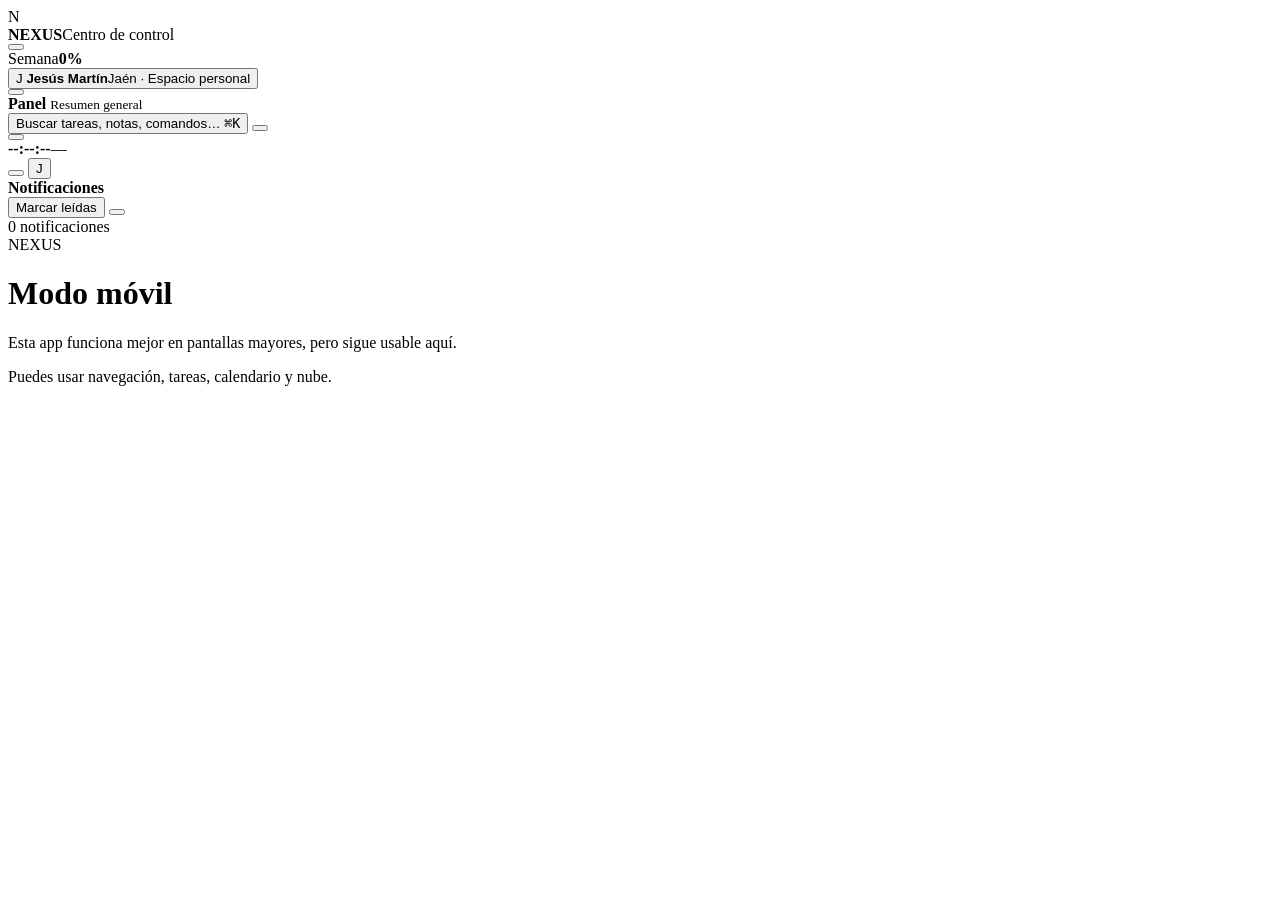
<file: _src/03-body.html>
</style>
</head>
<body class="oled">

<!-- antes había halos de color con degradado; ahora el fondo es negro puro -->
<div class="nav-scrim" id="navScrim"></div>

<div class="app" id="app">

  <aside class="sidebar" id="sidebar">
    <div class="brand">
      <div class="brand-mark"><span>N</span></div>
      <div class="brand-txt"><b>NEXUS</b><span>Centro de control</span></div>
      <button class="icon-btn collapse" data-act="collapse" title="Contraer barra lateral" aria-label="Contraer barra lateral"></button>
    </div>
    <nav class="nav" id="nav"></nav>
    <div class="side-foot">
      <div class="meter" title="Objetivos completados esta semana">
        <div class="meter-head"><span>Semana</span><b id="weekPct">0%</b></div>
        <div class="meter-track"><i id="weekBar" style="width:0%"></i></div>
      </div>
      <button class="user" data-act="go" data-id="ajustes">
        <span class="avatar">J</span>
        <span class="user-txt"><b>Jesús Martín</b><span>Jaén · Espacio personal</span></span>
        <span class="user-go"></span>
      </button>
    </div>
  </aside>

  <div class="main">
    <header class="topbar">
      <button class="nav-toggle" id="navToggle" data-act="nav-toggle" aria-label="Abrir menú" aria-expanded="false"></button>
      <div class="crumbs">
        <b id="pageTitle">Panel</b>
        <small id="pageSub">Resumen general</small>
      </div>

      <button class="search" data-act="palette" id="searchBtn">
        <span class="search-ic"></span>
        <span class="search-tx">Buscar tareas, notas, comandos…</span>
        <kbd id="kbdHint">⌘K</kbd>
      </button>

      <!-- botón de búsqueda para móvil: en un teléfono no hay Ctrl+K -->
      <button class="icon-btn mobile-search" id="mobileSearch" data-act="palette" title="Buscar" aria-label="Buscar"></button>

      <div class="top-right">
        <button class="icon-btn" id="cloudBtn" data-act="cloud-manage" title="Conectar con la nube" aria-label="Estado de la nube"></button>
        <div class="clock"><b id="clockTime">--:--:--</b><span id="clockDate">—</span></div>
        <button class="icon-btn bell" data-act="notif" title="Notificaciones" aria-label="Notificaciones">
          <span class="bell-ic"></span><i class="dot" id="notifDot" hidden></i>
        </button>
        <button class="avatar-btn" data-act="palette" title="Abrir paleta de comandos">J</button>
      </div>
    </header>

    <main class="view" id="view" tabindex="-1"></main>
  </div>
</div>

<div class="scrim" id="scrim" hidden></div>

<aside class="panel" id="notifPanel" aria-hidden="true">
  <div class="panel-head">
    <b>Notificaciones</b>
    <div class="panel-head-act">
      <button class="btn ghost xs" data-act="notif-read-all">Marcar leídas</button>
      <button class="icon-btn sm" data-act="notif-close" aria-label="Cerrar"></button>
    </div>
  </div>
  <div class="panel-body" id="notifList"></div>
  <div class="panel-foot"><span id="notifCount">0</span> notificaciones</div>
</aside>

<div class="palette-wrap" id="paletteWrap" hidden>
  <div class="palette">
    <div class="pal-input">
      <span class="pal-ic"></span>
      <input id="palInput" type="text" placeholder="Escribe un comando o busca contenido…" autocomplete="off" spellcheck="false" />
      <kbd>ESC</kbd>
    </div>
    <div class="pal-list" id="palList"></div>
    <div class="pal-foot">
      <span><kbd>↑</kbd><kbd>↓</kbd> navegar</span>
      <span><kbd>↵</kbd> ejecutar</span>
      <span><kbd>esc</kbd> cerrar</span>
      <span class="pal-count" id="palCount"></span>
    </div>
  </div>
</div>

<div class="modal-root" id="modalRoot" hidden></div>
<div class="toasts" id="toasts"></div>

<nav class="tabbar" id="tabbar" aria-label="Navegación principal"></nav>

<div class="too-small">
  <div class="ts-card">
    <div class="ts-mark">NEXUS</div>
    <h1>Modo móvil</h1>
    <p>Esta app funciona mejor en pantallas mayores, pero sigue usable aquí.</p>
    <p class="ts-dim">Puedes usar navegación, tareas, calendario y nube.</p>
  </div>
</div>

<script>
</file>
